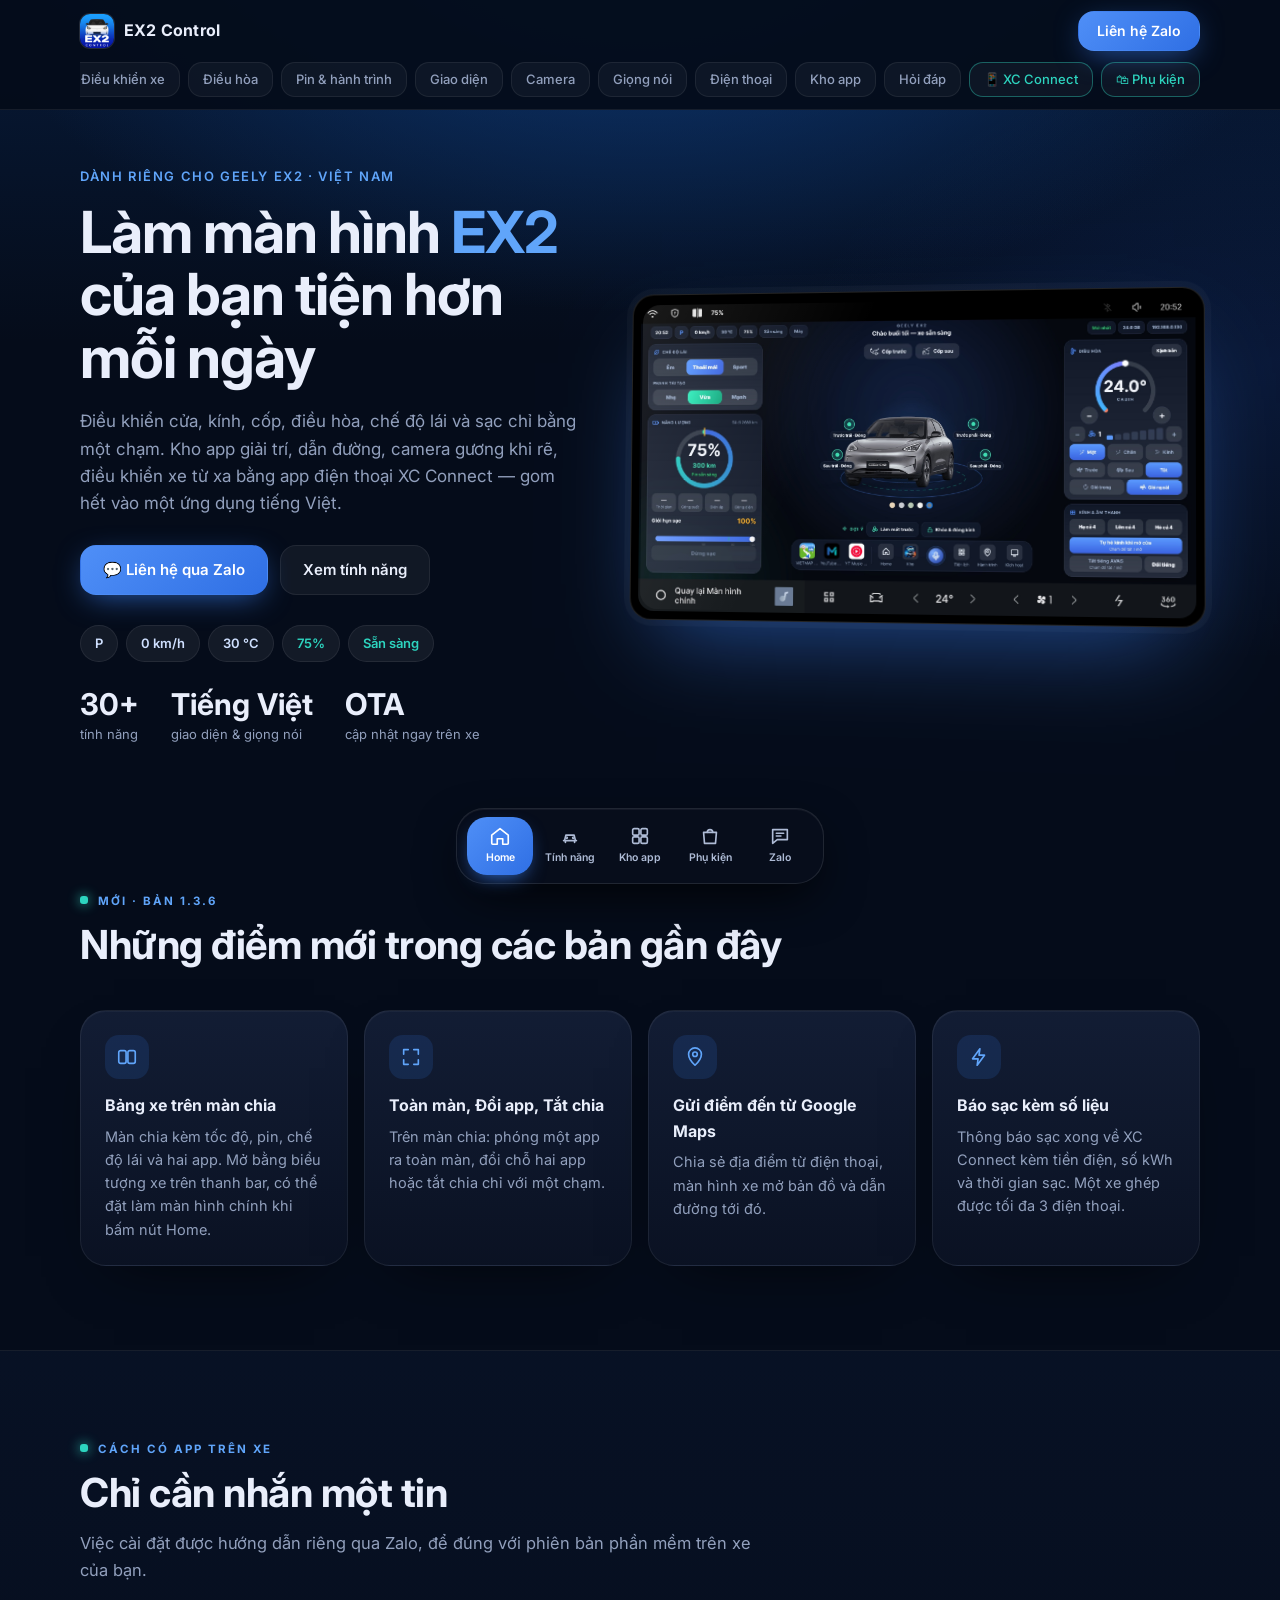
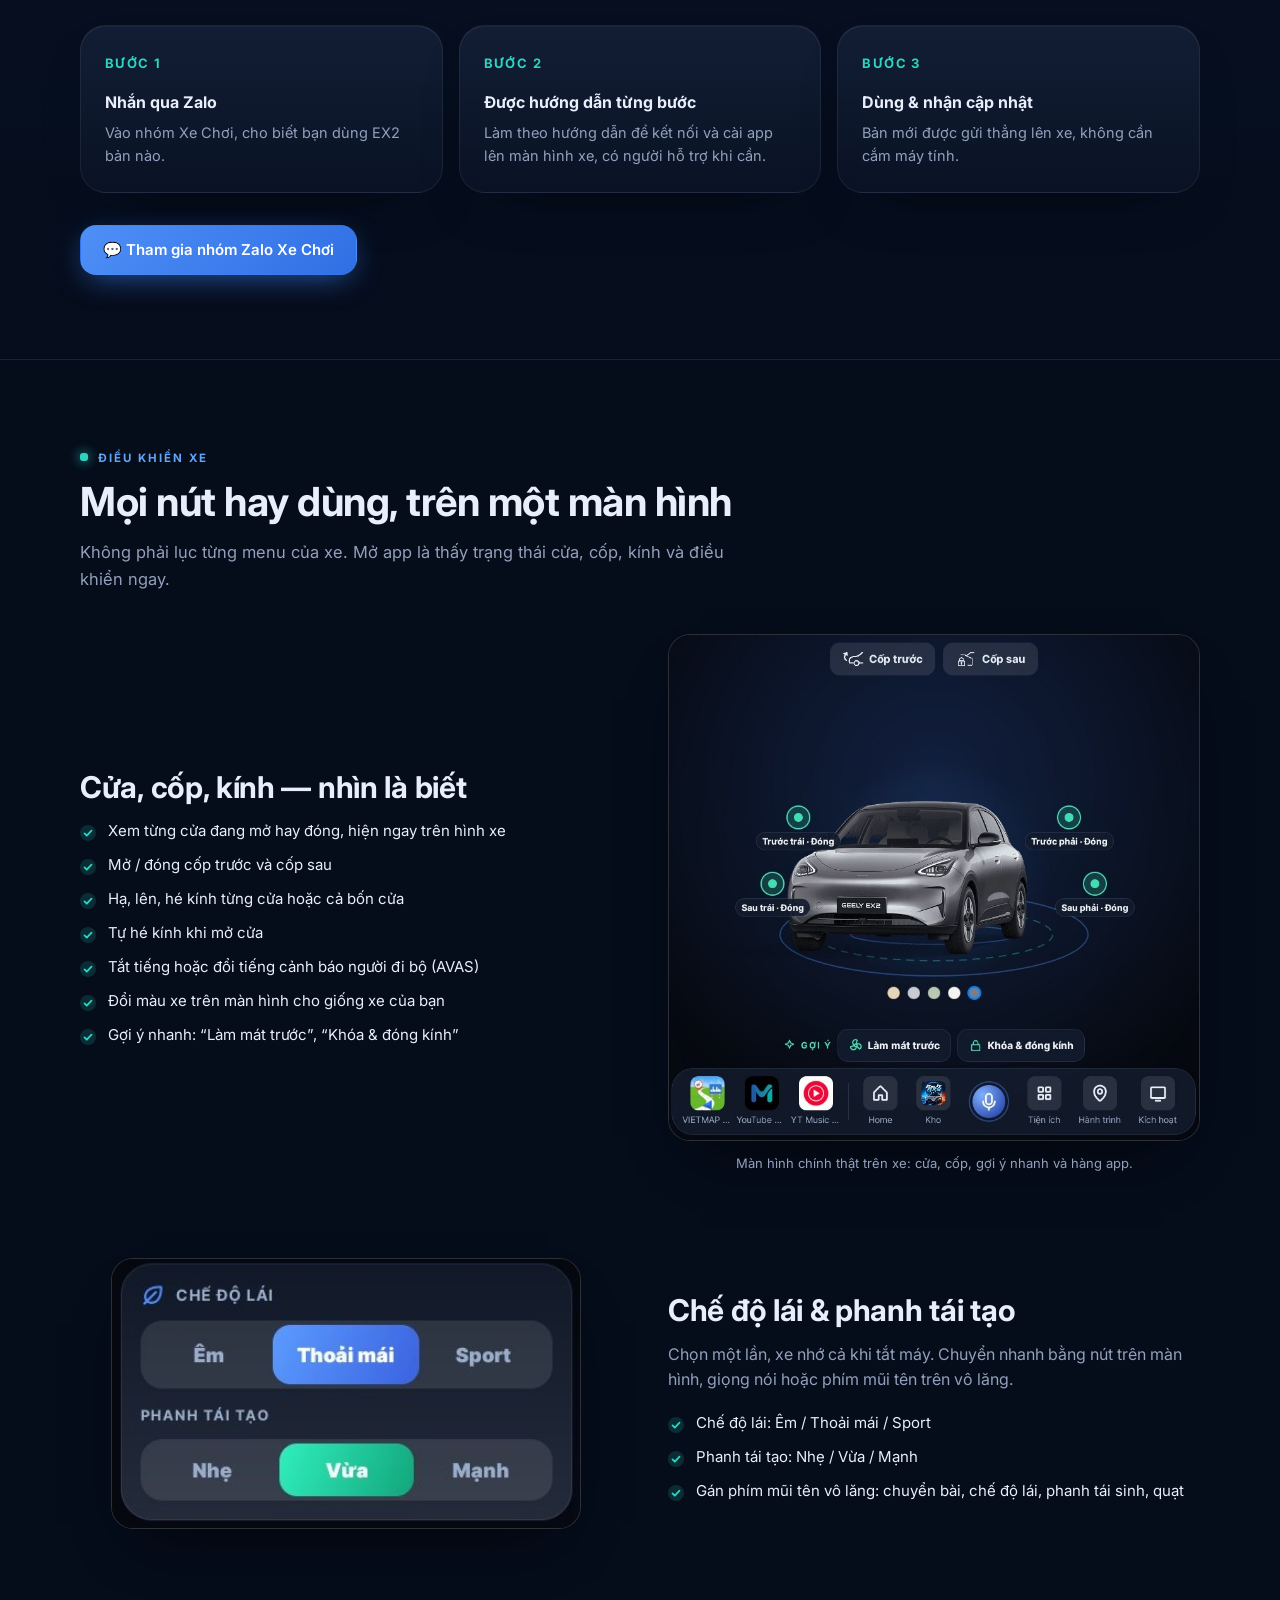
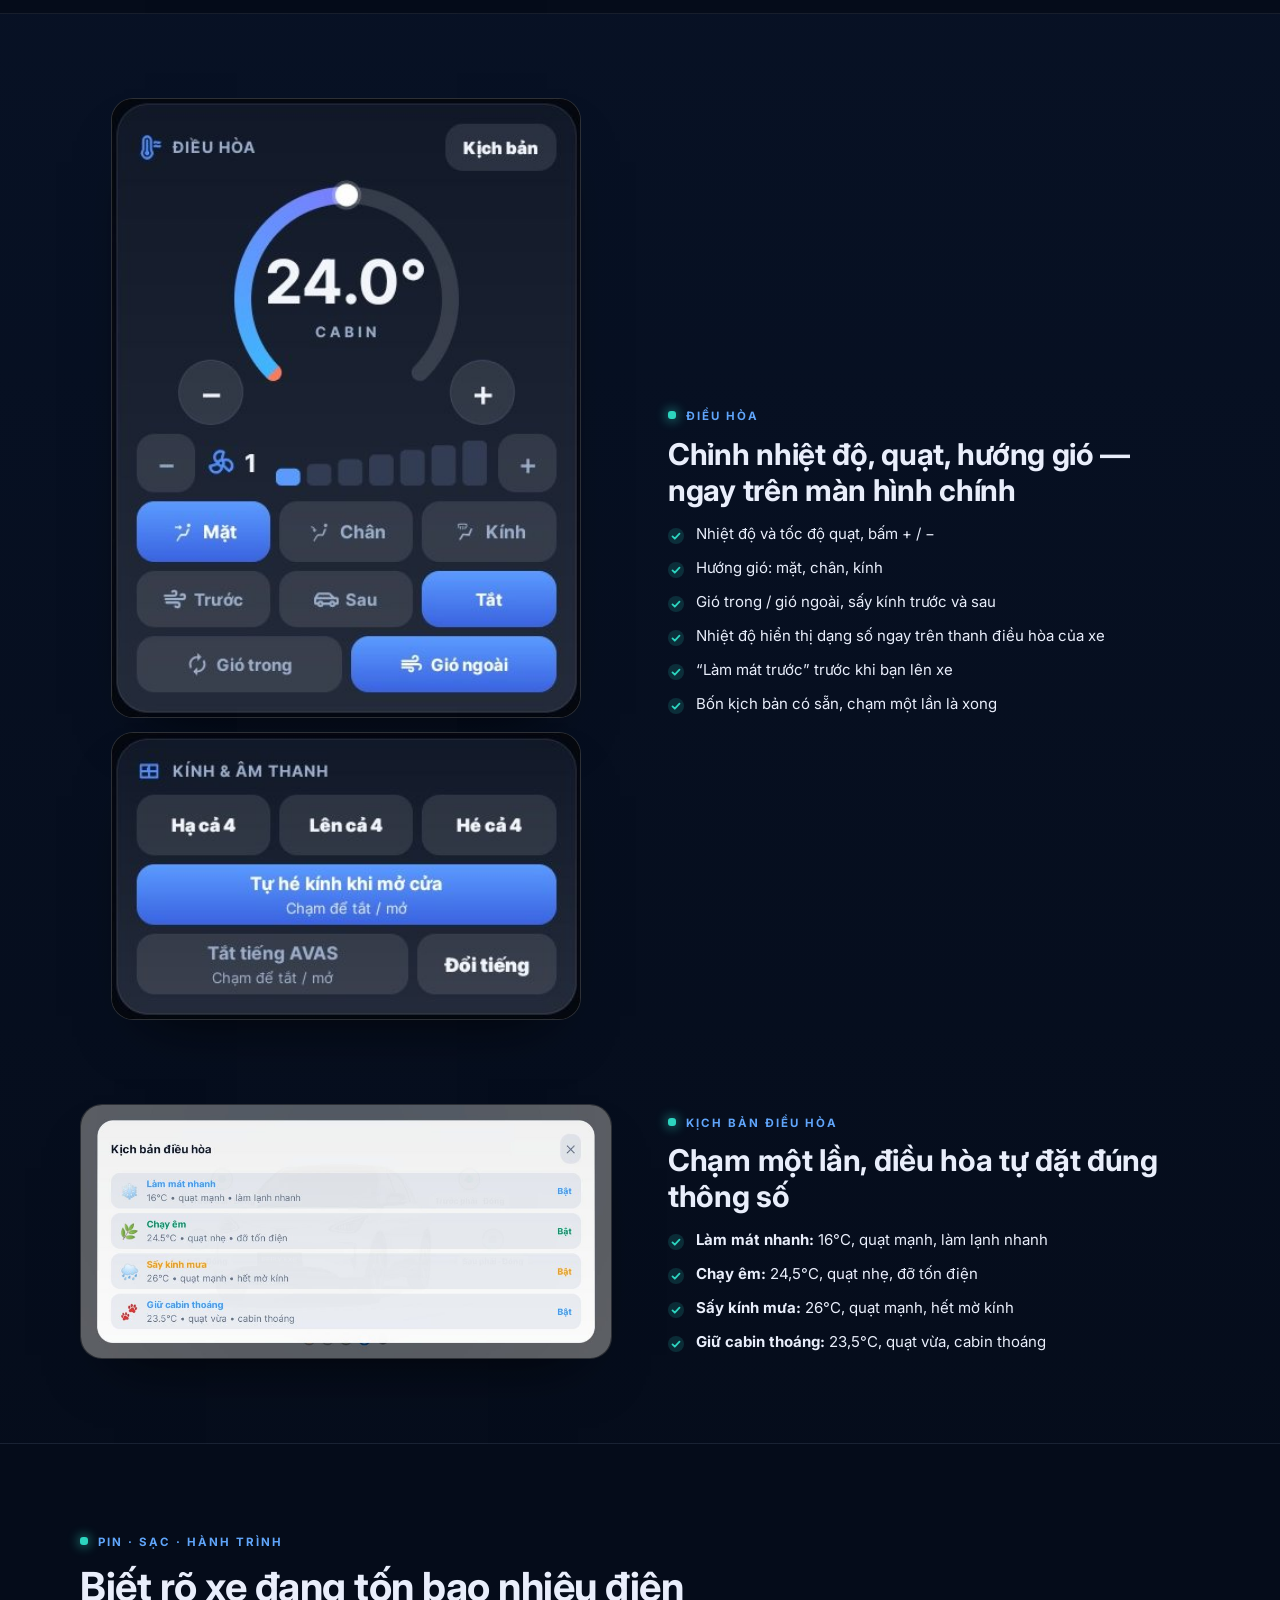
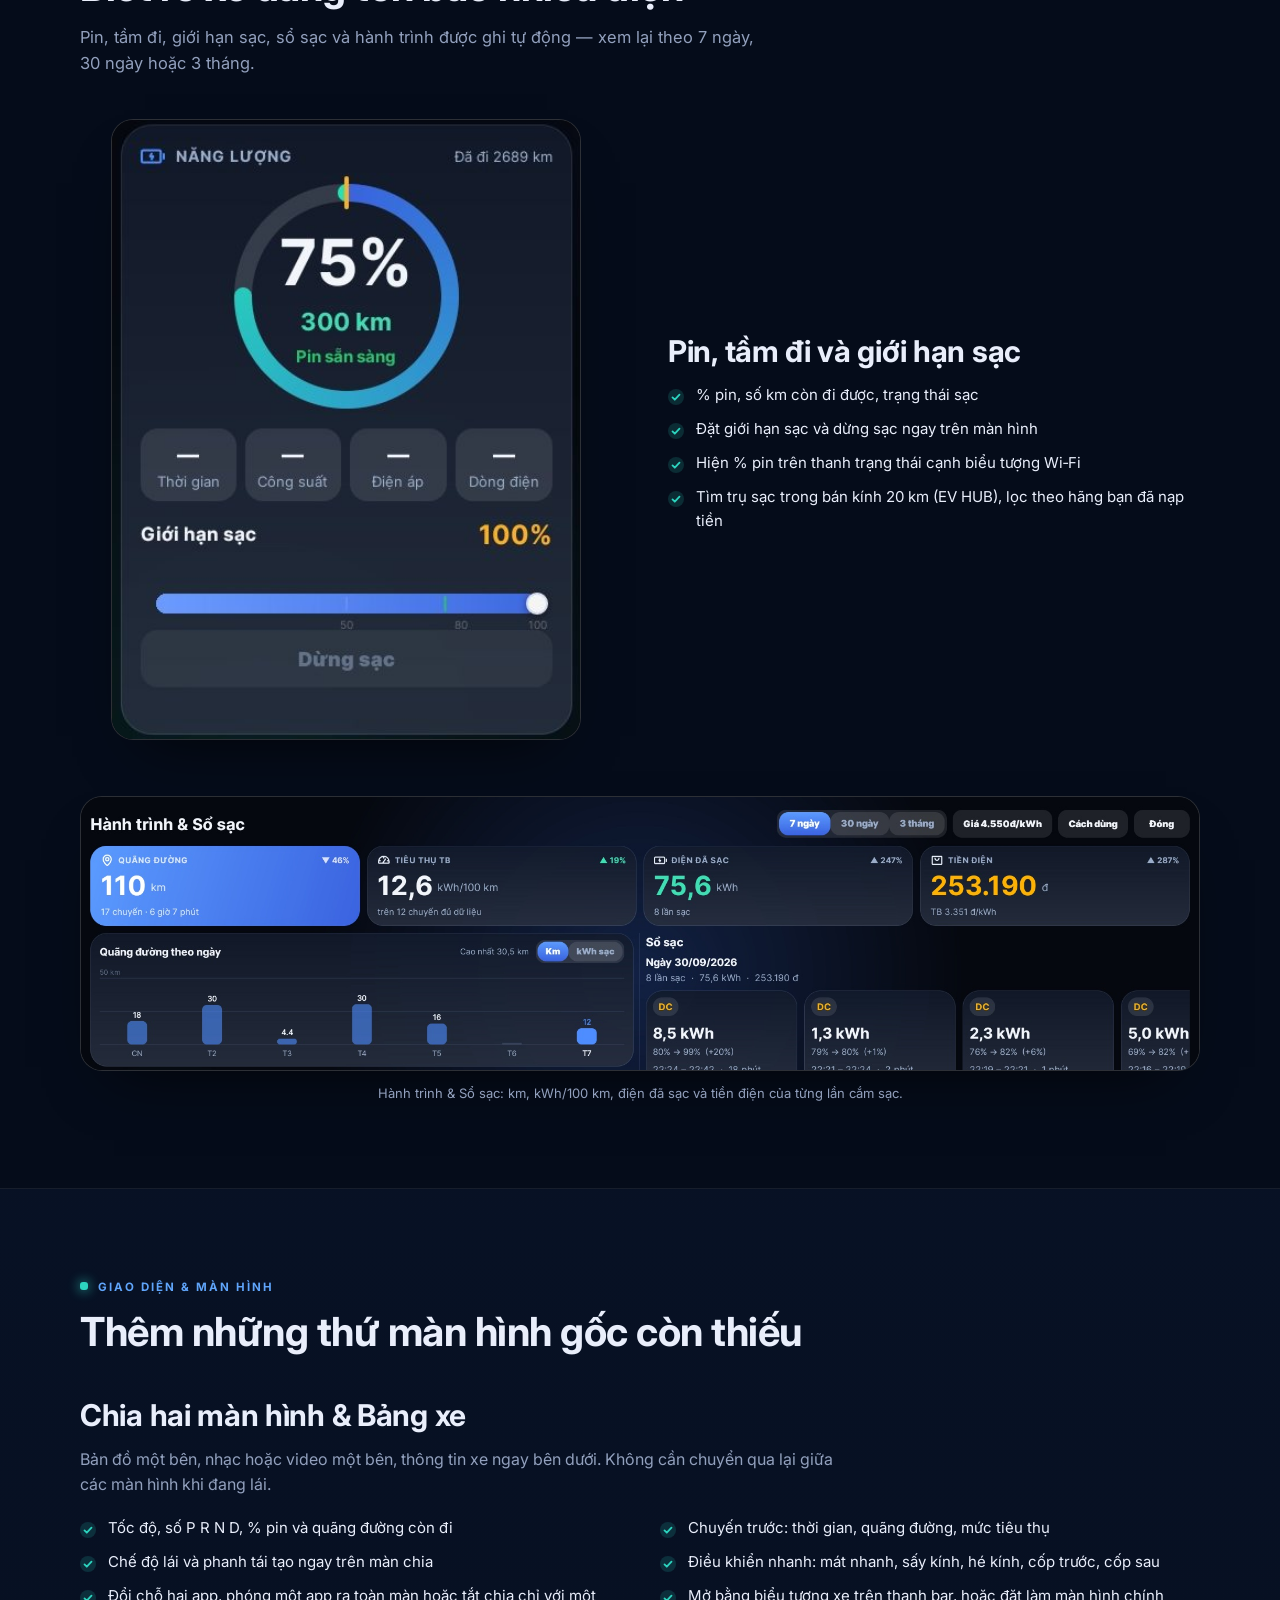
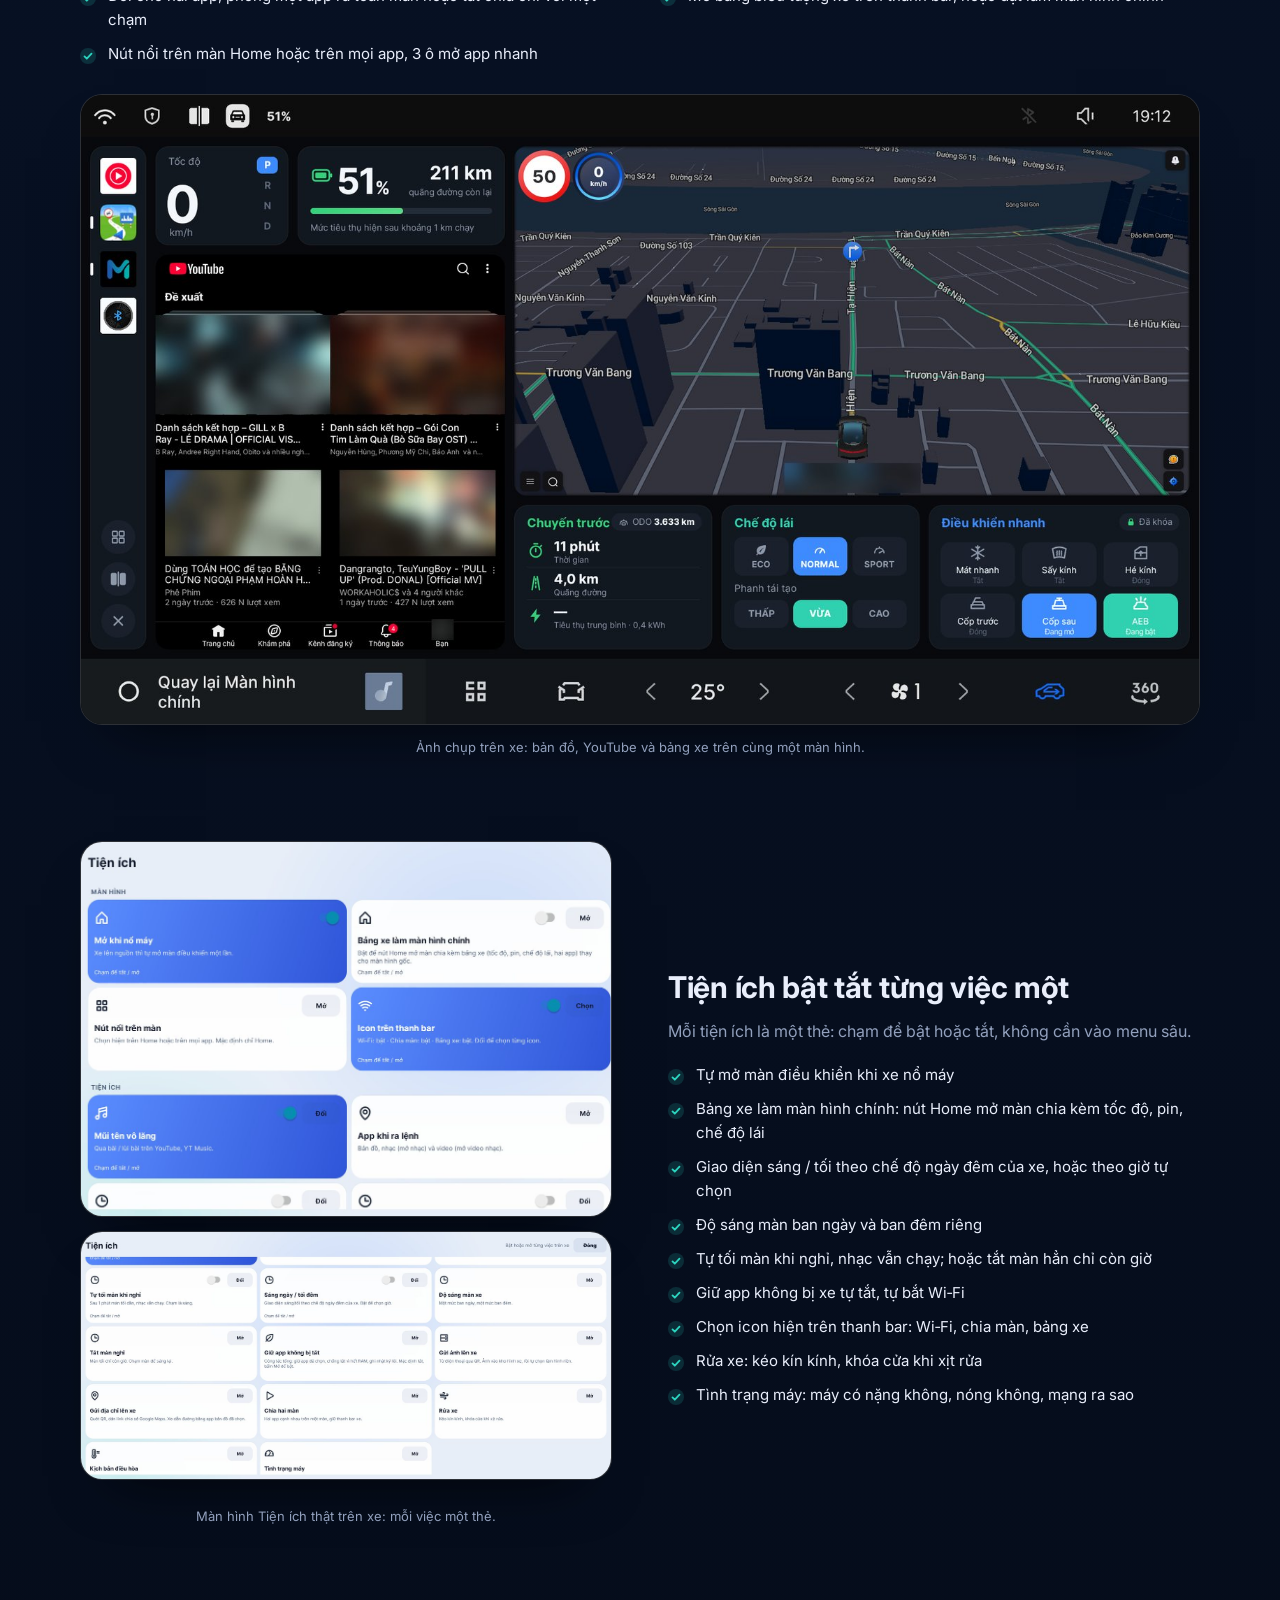
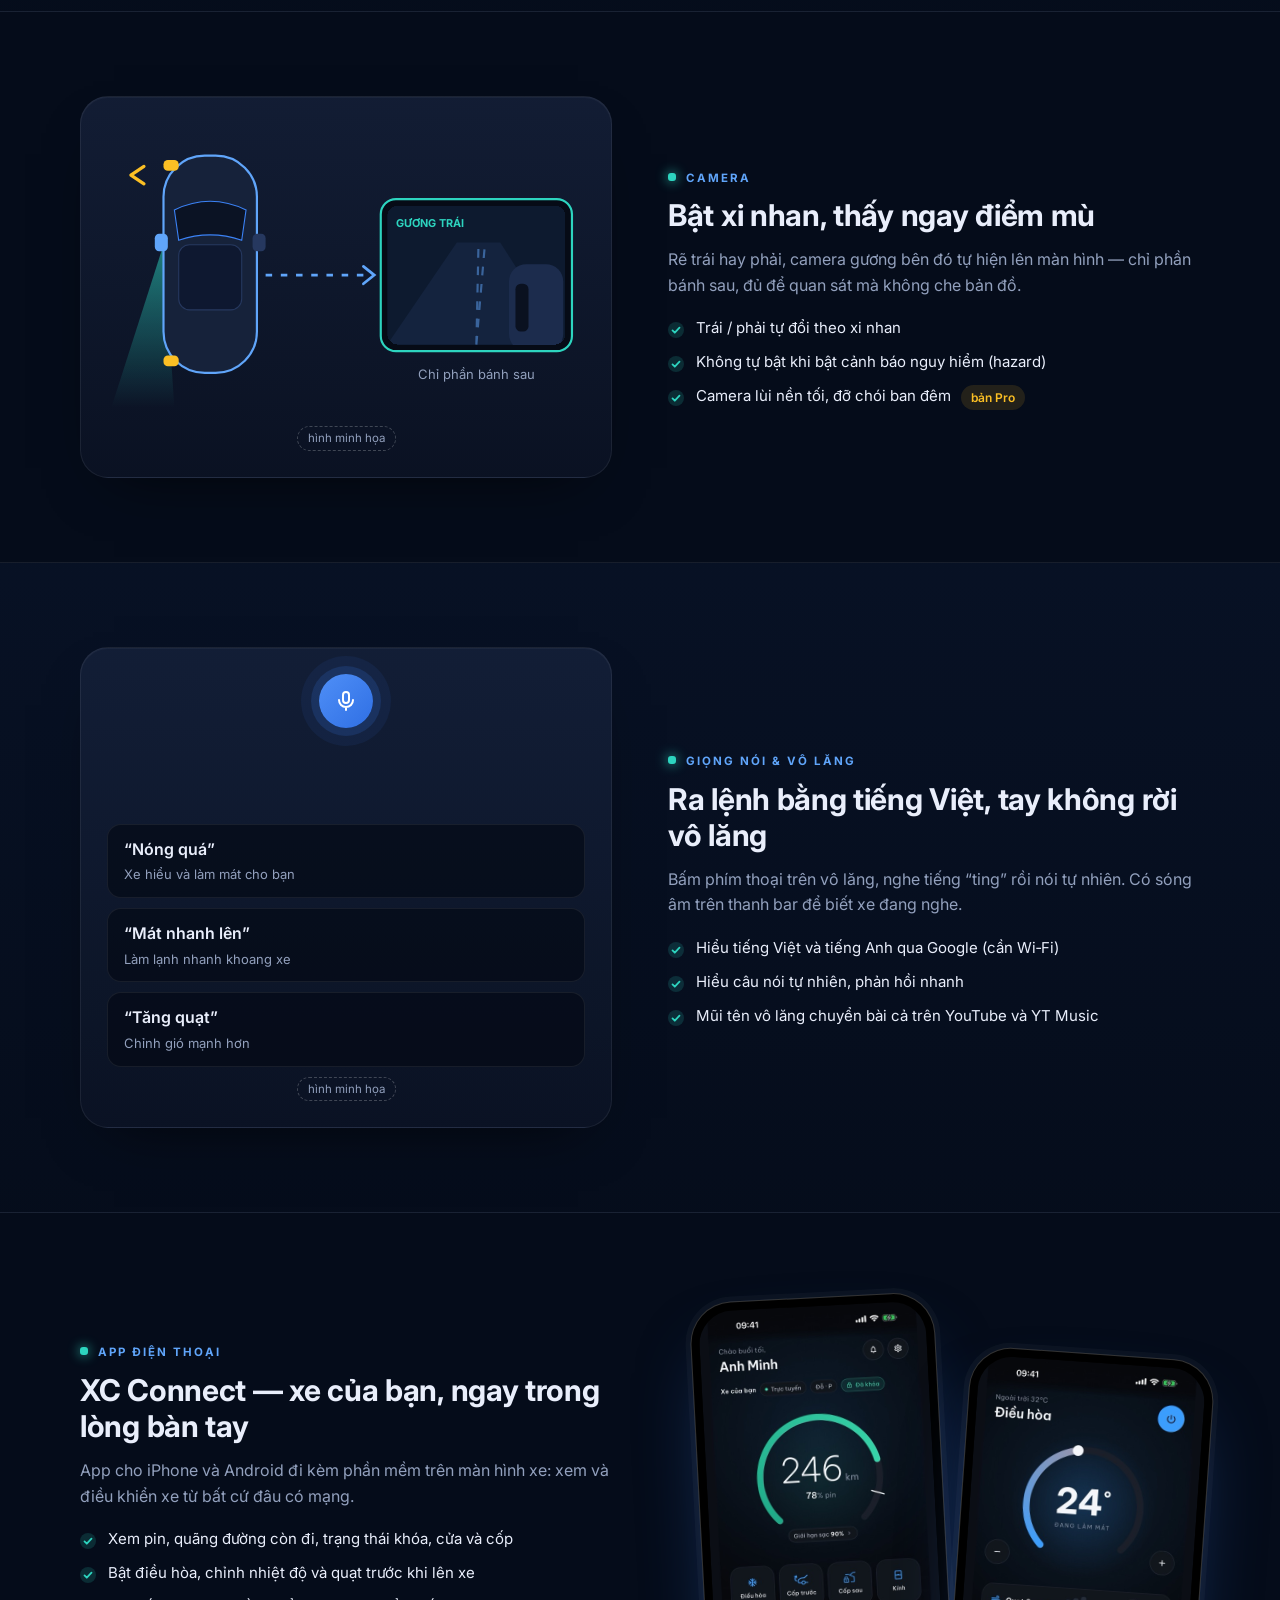
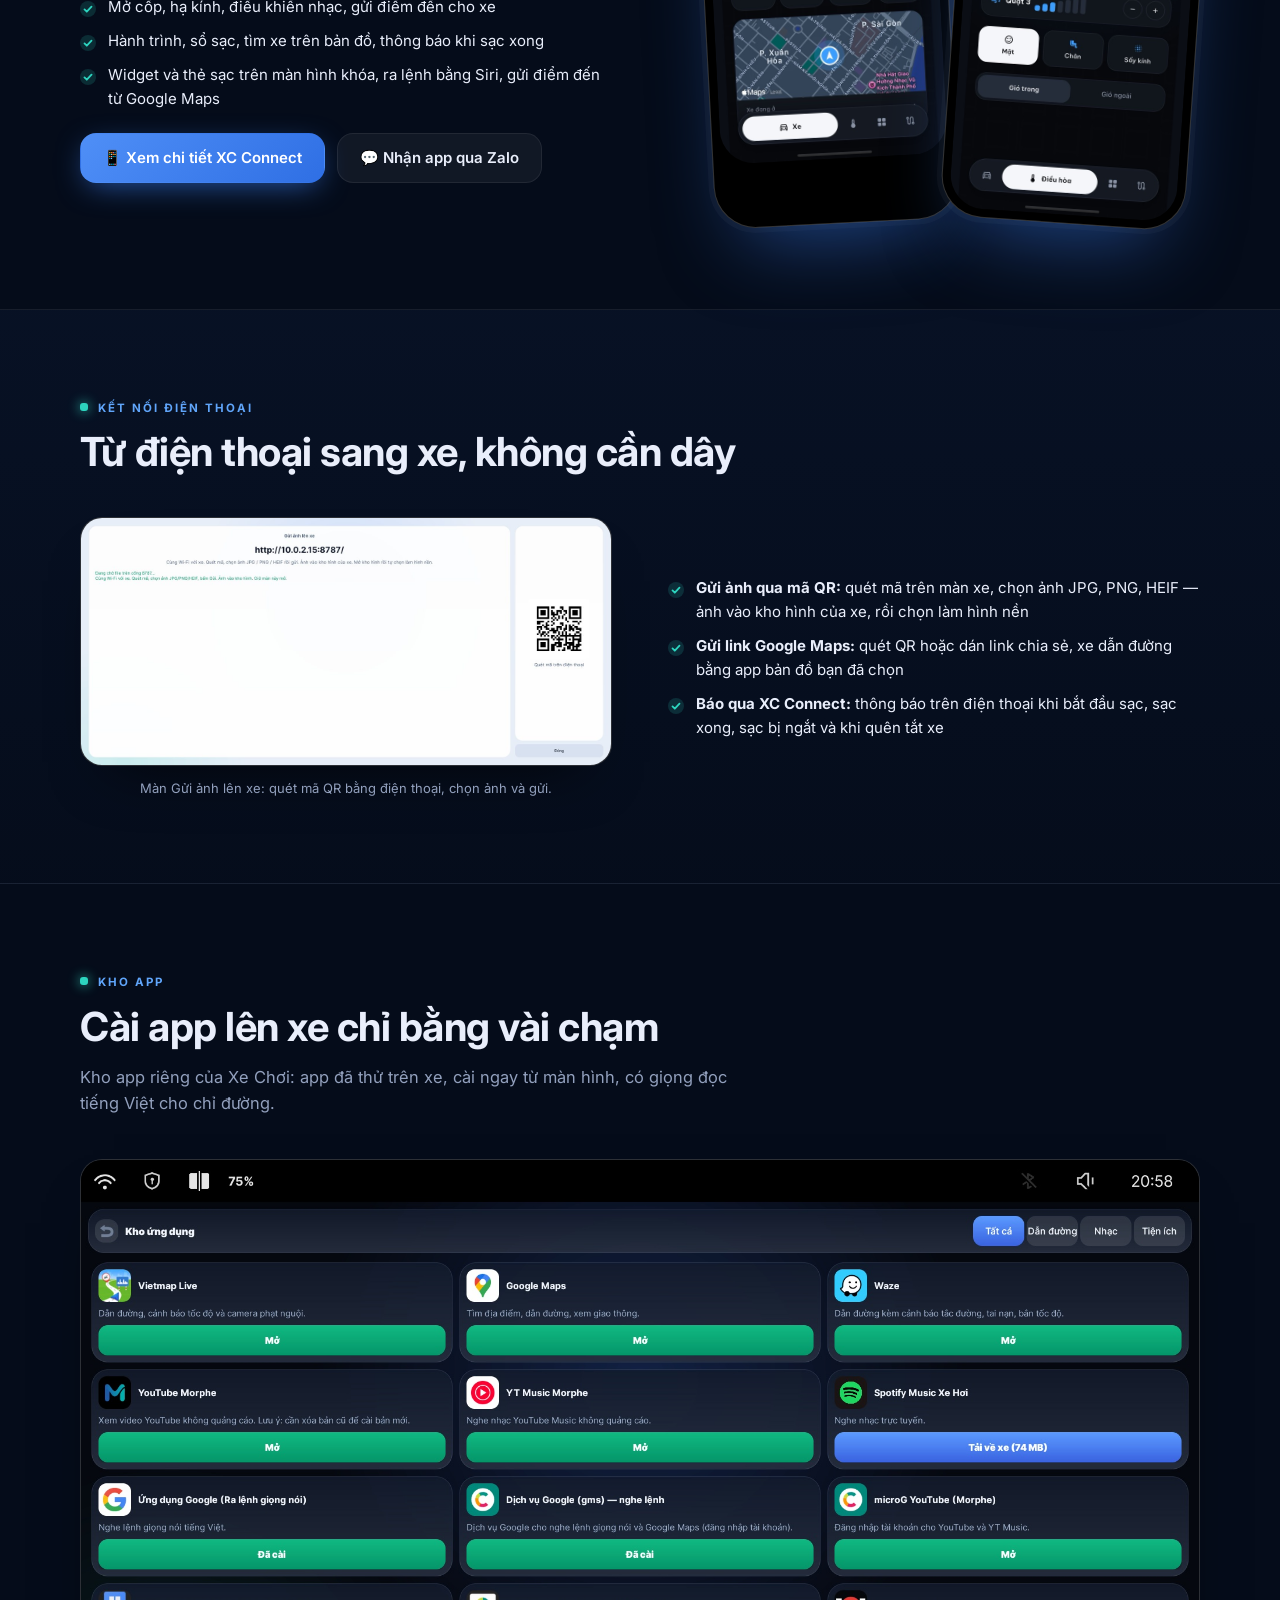
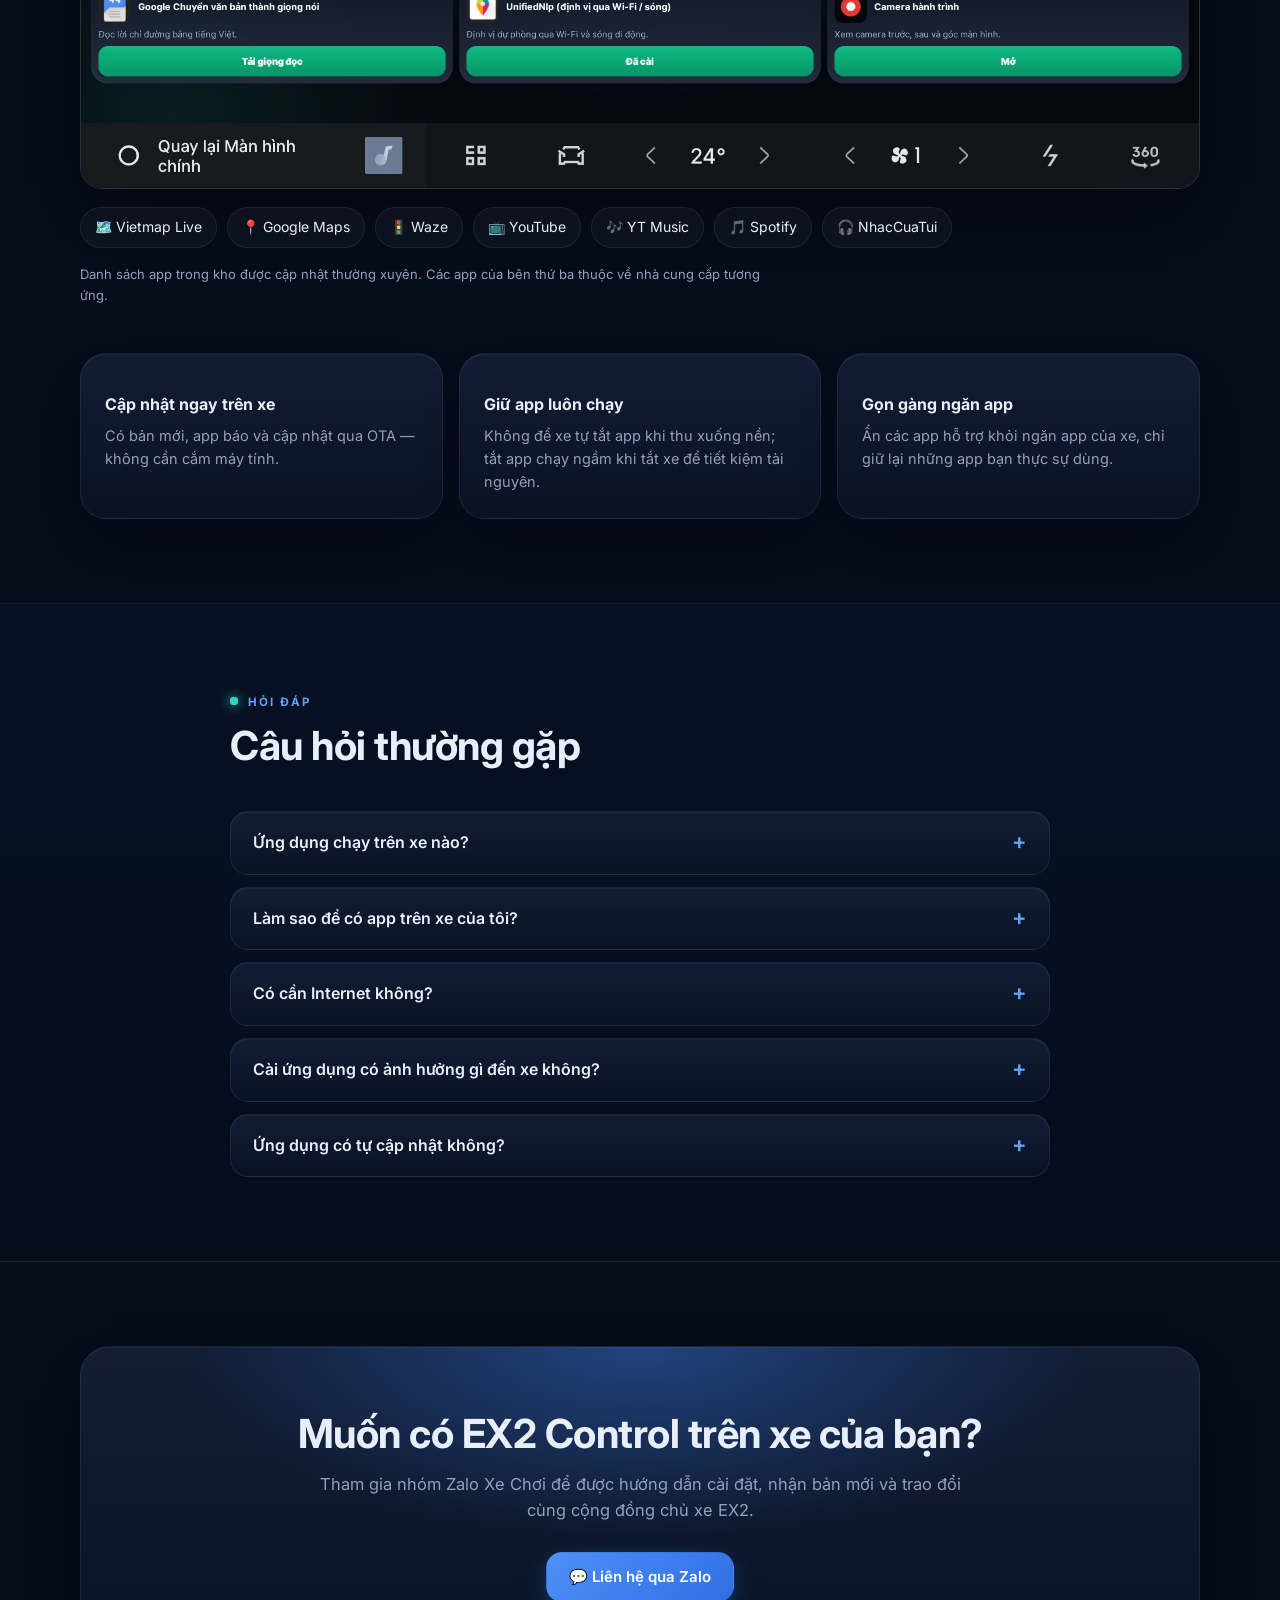
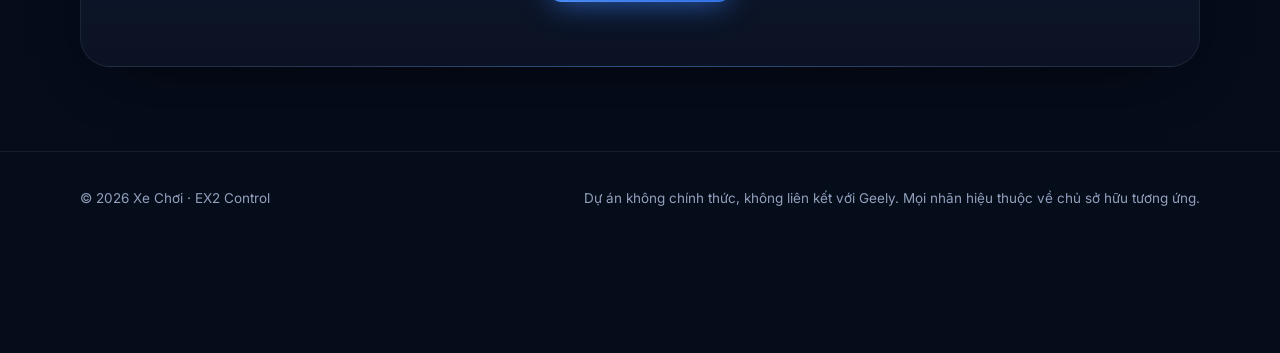
<file: index.html>
<!doctype html>
<html lang="vi">
<head>
<meta charset="utf-8">
<meta name="viewport" content="width=device-width, initial-scale=1">
<title>EX2 Control — Nâng cấp màn hình Geely EX2 | Xe Chơi</title>
<meta name="description" content="EX2 Control: điều khiển xe, điều hòa, sạc, hành trình, kho app, camera gương khi rẽ và app điện thoại XC Connect ngay trên màn hình Geely EX2 bản Việt Nam.">
<meta name="theme-color" content="#070b13">
<meta property="og:title" content="EX2 Control — Nâng cấp màn hình Geely EX2">
<meta property="og:description" content="Điều khiển xe, kho app, hành trình, camera gương khi rẽ, app điện thoại XC Connect — dành riêng cho Geely EX2 Việt Nam.">
<meta property="og:image" content="assets/main-light.jpg">
<meta property="og:type" content="website">
<link rel="icon" href="assets/icon.png">
<link rel="preconnect" href="https://fonts.googleapis.com">
<link rel="preconnect" href="https://fonts.gstatic.com" crossorigin>
<link href="https://fonts.googleapis.com/css2?family=Inter:wght@400;500;600;700;800&display=swap" rel="stylesheet">
<script>document.documentElement.className+=" js"</script>
<link rel="stylesheet" href="style.css?v=15">
</head>
<body>

<header class="top">
  <div class="wrap">
    <div class="top-row">
      <a class="brand" href="#top">
        <img src="assets/icon.png" alt="">
        <span>EX2 Control</span>
      </a>
      <a class="btn primary sm" href="https://zalo.me/g/duikjiadpf81hpdi1r5x" target="_blank" rel="noopener">Liên hệ Zalo</a>
    </div>
    <nav class="chips" aria-label="Mục lục">
      <a href="#moi">Mới</a>
      <a href="#co-app">Có app trên xe</a>
      <a href="#dieu-khien">Điều khiển xe</a>
      <a href="#dieu-hoa">Điều hòa</a>
      <a href="#nang-luong">Pin &amp; hành trình</a>
      <a href="#giao-dien">Giao diện</a>
      <a href="#camera">Camera</a>
      <a href="#giong-noi">Giọng nói</a>
      <a href="#dien-thoai">Điện thoại</a>
      <a href="#kho-app">Kho app</a>
      <a href="#hoi-dap">Hỏi đáp</a>
      <a href="xc-connect.html" class="tab">📱 XC Connect</a>
      <a href="phu-kien.html" class="tab">🛍 Phụ kiện</a>
    </nav>
  </div>
</header>

<main id="top">

<!-- HERO -->
<section class="hero" id="hero">
  <div class="wrap hero-grid">
    <div>
      <p class="eyebrow">Dành riêng cho Geely EX2 · Việt Nam</p>
      <h1>Làm màn hình <em>EX2</em> của bạn tiện hơn mỗi ngày</h1>
      <p class="lead">Điều khiển cửa, kính, cốp, điều hòa, chế độ lái và sạc chỉ bằng một chạm. Kho app giải trí, dẫn đường, camera gương khi rẽ, điều khiển xe từ xa bằng app điện thoại XC Connect — gom hết vào một ứng dụng tiếng Việt.</p>
      <div class="cta">
        <a class="btn primary" href="https://zalo.me/g/duikjiadpf81hpdi1r5x" target="_blank" rel="noopener">💬 Liên hệ qua Zalo</a>
        <a class="btn ghost" href="#dieu-khien">Xem tính năng</a>
      </div>
      <div class="status" aria-hidden="true"><span>P</span><span>0 km/h</span><span>30 °C</span><span class="g">75%</span><span class="g">Sẵn sàng</span></div>
      <div class="stats">
        <div><b>30+</b><span>tính năng</span></div>
        <div><b>Tiếng Việt</b><span>giao diện &amp; giọng nói</span></div>
        <div><b>OTA</b><span>cập nhật ngay trên xe</span></div>
      </div>
    </div>
    <div class="unit tilt rv"><img src="assets/main-light.jpg" alt="Màn hình chính EX2 Control trên Geely EX2" width="1920" height="1080"></div>
  </div>
</section>

<!-- CÓ GÌ MỚI -->
<section id="moi">
  <div class="wrap">
    <div class="head">
      <span class="kicker">Mới · Bản 1.3.6</span>
      <h2>Những điểm mới trong các bản gần đây</h2>
    </div>
    <div class="grid g4">
      <div class="card rv moi-card"><div class="ico"><svg viewBox="0 0 24 24"><rect x="3" y="5" width="8" height="14" rx="2"/><rect x="13" y="5" width="8" height="14" rx="2"/></svg></div><h3>Bảng xe trên màn chia</h3><p>Màn chia kèm tốc độ, pin, chế độ lái và hai app. Mở bằng biểu tượng xe trên thanh bar, có thể đặt làm màn hình chính khi bấm nút Home.</p></div>
      <div class="card rv moi-card"><div class="ico"><svg viewBox="0 0 24 24"><path d="M4 9V4h5M20 9V4h-5M4 15v5h5M20 15v5h-5"/></svg></div><h3>Toàn màn, Đổi app, Tắt chia</h3><p>Trên màn chia: phóng một app ra toàn màn, đổi chỗ hai app hoặc tắt chia chỉ với một chạm.</p></div>
      <div class="card rv moi-card"><div class="ico"><svg viewBox="0 0 24 24"><path d="M12 21s7-6.500 7-12a7 7 0 10-14 0c0 5.500 7 12 7 12z"/><circle cx="12" cy="9" r="2.500"/></svg></div><h3>Gửi điểm đến từ Google Maps</h3><p>Chia sẻ địa điểm từ điện thoại, màn hình xe mở bản đồ và dẫn đường tới đó.</p></div>
      <div class="card rv moi-card"><div class="ico"><svg viewBox="0 0 24 24"><path d="M13 3L5 14h6l-1 7 8-11h-6z"/></svg></div><h3>Báo sạc kèm số liệu</h3><p>Thông báo sạc xong về XC Connect kèm tiền điện, số kWh và thời gian sạc. Một xe ghép được tối đa 3 điện thoại.</p></div>
    </div>
  </div>
</section>

<!-- CÓ APP TRÊN XE -->
<section id="co-app" class="alt">
  <div class="wrap">
    <div class="head">
      <span class="kicker">Cách có app trên xe</span>
      <h2>Chỉ cần nhắn một tin</h2>
      <p class="sub">Việc cài đặt được hướng dẫn riêng qua Zalo, để đúng với phiên bản phần mềm trên xe của bạn.</p>
    </div>
    <div class="grid g3">
      <div class="card rv">
        <span class="step-n">BƯỚC 1</span>
        <h3>Nhắn qua Zalo</h3>
        <p>Vào nhóm Xe Chơi, cho biết bạn dùng EX2 bản nào.</p>
      </div>
      <div class="card rv">
        <span class="step-n">BƯỚC 2</span>
        <h3>Được hướng dẫn từng bước</h3>
        <p>Làm theo hướng dẫn để kết nối và cài app lên màn hình xe, có người hỗ trợ khi cần.</p>
      </div>
      <div class="card rv">
        <span class="step-n">BƯỚC 3</span>
        <h3>Dùng &amp; nhận cập nhật</h3>
        <p>Bản mới được gửi thẳng lên xe, không cần cắm máy tính.</p>
      </div>
    </div>
    <div class="cta" style="margin-top:32px">
      <a class="btn primary" href="https://zalo.me/g/duikjiadpf81hpdi1r5x" target="_blank" rel="noopener">💬 Tham gia nhóm Zalo Xe Chơi</a>
    </div>
  </div>
</section>

<!-- ĐIỀU KHIỂN XE -->
<section id="dieu-khien">
  <div class="wrap">
    <div class="head">
      <span class="kicker">Điều khiển xe</span>
      <h2>Mọi nút hay dùng, trên một màn hình</h2>
      <p class="sub">Không phải lục từng menu của xe. Mở app là thấy trạng thái cửa, cốp, kính và điều khiển ngay.</p>
    </div>
    <div class="row">
      <div class="copy rv">
        <h3>Cửa, cốp, kính — nhìn là biết</h3>
        <ul class="ticks">
          <li>Xem từng cửa đang mở hay đóng, hiện ngay trên hình xe</li>
          <li>Mở / đóng cốp trước và cốp sau</li>
          <li>Hạ, lên, hé kính từng cửa hoặc cả bốn cửa</li>
          <li>Tự hé kính khi mở cửa</li>
          <li>Tắt tiếng hoặc đổi tiếng cảnh báo người đi bộ (AVAS)</li>
          <li>Đổi màu xe trên màn hình cho giống xe của bạn</li>
          <li>Gợi ý nhanh: “Làm mát trước”, “Khóa &amp; đóng kính”</li>
        </ul>
      </div>
      <div class="rv imgcol"><img class="shot" src="assets/car/dash-doors.jpg" alt="Màn hình chính trên xe: hình xe với trạng thái bốn cửa, nút cốp trước và cốp sau, gợi ý nhanh và hàng app" loading="lazy" width="840" height="800"><p class="cap">Màn hình chính thật trên xe: cửa, cốp, gợi ý nhanh và hàng app.</p></div>
    </div>
    <div class="row rev" style="margin-top:84px">
      <div class="copy rv">
        <h3>Chế độ lái &amp; phanh tái tạo</h3>
        <p>Chọn một lần, xe nhớ cả khi tắt máy. Chuyển nhanh bằng nút trên màn hình, giọng nói hoặc phím mũi tên trên vô lăng.</p>
        <ul class="ticks">
          <li>Chế độ lái: Êm / Thoải mái / Sport</li>
          <li>Phanh tái tạo: Nhẹ / Vừa / Mạnh</li>
          <li>Gán phím mũi tên vô lăng: chuyển bài, chế độ lái, phanh tái sinh, quạt</li>
        </ul>
      </div>
      <div class="rv imgcol narrow"><img class="shot" src="assets/car/dash-drive.jpg" alt="Thẻ Chế độ lái: Êm, Thoải mái, Sport và Phanh tái tạo: Nhẹ, Vừa, Mạnh" loading="lazy" width="425" height="245"></div>
    </div>
  </div>
</section>

<!-- ĐIỀU HÒA -->
<section id="dieu-hoa" class="alt">
  <div class="wrap">
    <div class="row">
      <div class="rv stack imgcol narrow">
        <img class="shot" src="assets/car/dash-ac.jpg" alt="Thẻ Điều hòa: núm 24 độ, quạt, hướng gió mặt, chân, kính, gió trong, gió ngoài" loading="lazy" width="417" height="550">
        <img class="shot" src="assets/car/dash-glass.jpg" alt="Thẻ Kính và âm thanh: hạ cả 4, lên cả 4, hé cả 4, tự hé kính khi mở cửa, tắt tiếng AVAS" loading="lazy" width="417" height="255">
      </div>
      <div class="copy rv">
        <span class="kicker">Điều hòa</span>
        <h3>Chỉnh nhiệt độ, quạt, hướng gió — ngay trên màn hình chính</h3>
        <ul class="ticks">
          <li>Nhiệt độ và tốc độ quạt, bấm + / −</li>
          <li>Hướng gió: mặt, chân, kính</li>
          <li>Gió trong / gió ngoài, sấy kính trước và sau</li>
          <li>Nhiệt độ hiển thị dạng số ngay trên thanh điều hòa của xe</li>
          <li>“Làm mát trước” trước khi bạn lên xe</li>
          <li>Bốn kịch bản có sẵn, chạm một lần là xong</li>
        </ul>
      </div>
    </div>
    <div class="row rev" style="margin-top:84px">
      <div class="copy rv">
        <span class="kicker">Kịch bản điều hòa</span>
        <h3>Chạm một lần, điều hòa tự đặt đúng thông số</h3>
        <ul class="ticks">
          <li><b>Làm mát nhanh:</b> 16°C, quạt mạnh, làm lạnh nhanh</li>
          <li><b>Chạy êm:</b> 24,5°C, quạt nhẹ, đỡ tốn điện</li>
          <li><b>Sấy kính mưa:</b> 26°C, quạt mạnh, hết mờ kính</li>
          <li><b>Giữ cabin thoáng:</b> 23,5°C, quạt vừa, cabin thoáng</li>
        </ul>
      </div>
      <div class="rv imgcol"><img class="shot" src="assets/car/ac-scenario.jpg" alt="Hộp Kịch bản điều hòa: Làm mát nhanh, Chạy êm, Sấy kính mưa, Giữ cabin thoáng" loading="lazy" width="920" height="440"></div>
    </div>
  </div>
</section>

<!-- NĂNG LƯỢNG -->
<section id="nang-luong">
  <div class="wrap">
    <div class="head">
      <span class="kicker">Pin · Sạc · Hành trình</span>
      <h2>Biết rõ xe đang tốn bao nhiêu điện</h2>
      <p class="sub">Pin, tầm đi, giới hạn sạc, sổ sạc và hành trình được ghi tự động — xem lại theo 7 ngày, 30 ngày hoặc 3 tháng.</p>
    </div>
    <div class="row">
      <div class="rv imgcol narrow"><img class="shot" src="assets/car/dash-energy.jpg" alt="Thẻ Năng lượng: vòng pin, tầm đi, giới hạn sạc và nút dừng sạc" loading="lazy" width="425" height="562"></div>
      <div class="copy rv">
        <h3>Pin, tầm đi và giới hạn sạc</h3>
        <ul class="ticks">
          <li>% pin, số km còn đi được, trạng thái sạc</li>
          <li>Đặt giới hạn sạc và dừng sạc ngay trên màn hình</li>
          <li>Hiện % pin trên thanh trạng thái cạnh biểu tượng Wi‑Fi</li>
          <li>Tìm trụ sạc trong bán kính 20 km (EV HUB), lọc theo hãng bạn đã nạp tiền</li>
        </ul>
      </div>
    </div>
    <div class="rv" style="margin-top:56px">
      <img class="shot" src="assets/trips.jpg" alt="Màn hình Hành trình và Sổ sạc: quãng đường, tiêu thụ, điện đã sạc, tiền điện" loading="lazy" width="1920" height="470">
      <p class="cap">Hành trình &amp; Sổ sạc: km, kWh/100 km, điện đã sạc và tiền điện của từng lần cắm sạc.</p>
    </div>
  </div>
</section>

<!-- GIAO DIỆN -->
<section id="giao-dien" class="alt">
  <div class="wrap">
    <div class="head">
      <span class="kicker">Giao diện &amp; màn hình</span>
      <h2>Thêm những thứ màn hình gốc còn thiếu</h2>
    </div>
    <div class="wide-feature">
      <div class="copy rv">
        <h3>Chia hai màn hình &amp; Bảng xe</h3>
        <p>Bản đồ một bên, nhạc hoặc video một bên, thông tin xe ngay bên dưới. Không cần chuyển qua lại giữa các màn hình khi đang lái.</p>
        <ul class="ticks">
          <li>Tốc độ, số P R N D, % pin và quãng đường còn đi</li>
          <li>Chuyến trước: thời gian, quãng đường, mức tiêu thụ</li>
          <li>Chế độ lái và phanh tái tạo ngay trên màn chia</li>
          <li>Điều khiển nhanh: mát nhanh, sấy kính, hé kính, cốp trước, cốp sau</li>
          <li>Đổi chỗ hai app, phóng một app ra toàn màn hoặc tắt chia chỉ với một chạm</li>
          <li>Mở bằng biểu tượng xe trên thanh bar, hoặc đặt làm màn hình chính</li>
          <li>Nút nổi trên màn Home hoặc trên mọi app, 3 ô mở app nhanh</li>
        </ul>
      </div>
      <div class="rv"><img class="shot" src="assets/car/bang-xe.jpg" alt="Bảng xe trên màn chia: bản đồ, YouTube, tốc độ, pin 51%, 211 km, chuyến trước, chế độ lái và điều khiển nhanh" loading="lazy" width="1600" height="900"><p class="cap">Ảnh chụp trên xe: bản đồ, YouTube và bảng xe trên cùng một màn hình.</p></div>
    </div>
    <div class="row" style="margin-top:84px">
      <div class="rv stack">
        <img class="shot" src="assets/car/tools-1.jpg" alt="Màn hình Tiện ích: Mở khi nổ máy, Bảng xe làm màn hình chính, Nút nổi trên màn, Icon trên thanh bar, Mũi tên vô lăng, App khi ra lệnh" loading="lazy" width="1100" height="775">
        <img class="shot" src="assets/car/tools-2.jpg" alt="Màn hình Tiện ích: tự tối màn khi nghỉ, sáng ngày tối đêm, độ sáng, giữ app không bị tắt, gửi ảnh, gửi địa chỉ, chia hai màn, rửa xe, kịch bản điều hòa, tình trạng máy" loading="lazy" width="1400" height="653">
        <p class="cap">Màn hình Tiện ích thật trên xe: mỗi việc một thẻ.</p>
      </div>
      <div class="copy rv">
        <h3>Tiện ích bật tắt từng việc một</h3>
        <p>Mỗi tiện ích là một thẻ: chạm để bật hoặc tắt, không cần vào menu sâu.</p>
        <ul class="ticks">
          <li>Tự mở màn điều khiển khi xe nổ máy</li>
          <li>Bảng xe làm màn hình chính: nút Home mở màn chia kèm tốc độ, pin, chế độ lái</li>
          <li>Giao diện sáng / tối theo chế độ ngày đêm của xe, hoặc theo giờ tự chọn</li>
          <li>Độ sáng màn ban ngày và ban đêm riêng</li>
          <li>Tự tối màn khi nghỉ, nhạc vẫn chạy; hoặc tắt màn hẳn chỉ còn giờ</li>
          <li>Giữ app không bị xe tự tắt, tự bắt Wi‑Fi</li>
          <li>Chọn icon hiện trên thanh bar: Wi‑Fi, chia màn, bảng xe</li>
          <li>Rửa xe: kéo kín kính, khóa cửa khi xịt rửa</li>
          <li>Tình trạng máy: máy có nặng không, nóng không, mạng ra sao</li>
        </ul>
      </div>
    </div>
  </div>
</section>

<!-- CAMERA -->
<section id="camera">
  <div class="wrap">
    <div class="row">
      <div class="gfx rv">
        <svg viewBox="0 0 440 270" role="img" aria-label="Bật xi nhan trái, camera gương trái hiện lên màn hình">
          <defs>
            <linearGradient id="cone" x1="0" y1="0" x2="0" y2="1"><stop offset="0" stop-color="#2dd4bf" stop-opacity=".55"/><stop offset="1" stop-color="#2dd4bf" stop-opacity="0"/></linearGradient>
          </defs>
          <polygon points="52,112 4,262 62,262" fill="url(#cone)"/>
          <rect x="52" y="30" width="86" height="200" rx="38" fill="#16223a" stroke="#60a5fa" stroke-width="2"/>
          <path d="M62 80 Q95 64 128 80 L124 108 Q95 98 66 108Z" fill="#0b1324" stroke="#3b82f6"/>
          <rect x="66" y="112" width="58" height="60" rx="10" fill="#0e1830" stroke="#26385f"/>
          <rect x="44" y="102" width="12" height="16" rx="4" fill="#60a5fa"/><rect x="134" y="102" width="12" height="16" rx="4" fill="#26385f"/>
          <g class="blink"><rect x="52" y="34" width="14" height="10" rx="4" fill="#fbbf24"/><rect x="52" y="214" width="14" height="10" rx="4" fill="#fbbf24"/></g>
          <g class="blink" fill="none" stroke="#fbbf24" stroke-width="3" stroke-linecap="round" stroke-linejoin="round"><path d="M34 40l-12 8 12 8"/></g>
          <path d="M146 140 H240" class="flow" fill="none" stroke="#60a5fa" stroke-width="2.5"/>
          <path d="M236 132l10 8-10 8" fill="none" stroke="#60a5fa" stroke-width="2.5" stroke-linecap="round"/>
          <g transform="translate(252 70)">
            <rect width="176" height="140" rx="14" fill="#060b16" stroke="#2dd4bf" stroke-width="2"/>
            <clipPath id="pc"><rect x="6" y="6" width="164" height="128" rx="10"/></clipPath>
            <g clip-path="url(#pc)">
              <rect x="6" y="6" width="164" height="128" fill="#0d1a2f"/>
              <path d="M6 134 L70 40 H110 L170 134Z" fill="#14233e"/>
              <path d="M88 134 L90 40 M88 134 L96 40" stroke="#60a5fa" stroke-opacity=".5" stroke-width="2" stroke-dasharray="8 8"/>
              <rect x="118" y="60" width="50" height="80" rx="16" fill="#1c2c4d"/>
              <rect x="124" y="78" width="12" height="44" rx="5" fill="#0a1120"/>
              <text x="14" y="26" font-size="10" font-weight="700" fill="#2dd4bf" font-family="Inter, sans-serif">GƯƠNG TRÁI</text>
            </g>
          </g>
          <text x="340" y="236" text-anchor="middle" font-size="12" fill="#92a0bd" font-family="Inter, sans-serif">Chỉ phần bánh sau</text>
        </svg>
        <span class="tag-demo block">hình minh họa</span>
      </div>
      <div class="copy rv">
        <span class="kicker">Camera</span>
        <h3>Bật xi nhan, thấy ngay điểm mù</h3>
        <p>Rẽ trái hay phải, camera gương bên đó tự hiện lên màn hình — chỉ phần bánh sau, đủ để quan sát mà không che bản đồ.</p>
        <ul class="ticks">
          <li>Trái / phải tự đổi theo xi nhan</li>
          <li>Không tự bật khi bật cảnh báo nguy hiểm (hazard)</li>
          <li>Camera lùi nền tối, đỡ chói ban đêm <span class="pill">bản Pro</span></li>
        </ul>
      </div>
    </div>
  </div>
</section>

<!-- GIỌNG NÓI -->
<section id="giong-noi" class="alt">
  <div class="wrap">
    <div class="row rev">
      <div class="copy rv">
        <span class="kicker">Giọng nói &amp; vô lăng</span>
        <h3>Ra lệnh bằng tiếng Việt, tay không rời vô lăng</h3>
        <p>Bấm phím thoại trên vô lăng, nghe tiếng “ting” rồi nói tự nhiên. Có sóng âm trên thanh bar để biết xe đang nghe.</p>
        <ul class="ticks">
          <li>Hiểu tiếng Việt và tiếng Anh qua Google (cần Wi‑Fi)</li>
          <li>Hiểu câu nói tự nhiên, phản hồi nhanh</li>
          <li>Mũi tên vô lăng chuyển bài cả trên YouTube và YT Music</li>
        </ul>
      </div>
      <div class="gfx rv">
        <div class="mic"><svg viewBox="0 0 24 24"><rect x="9" y="3" width="6" height="11" rx="3"/><path d="M5 11a7 7 0 0014 0M12 18v3"/></svg></div>
        <div class="wave" aria-hidden="true"><i></i><i></i><i></i><i></i><i></i><i></i><i></i><i></i><i></i><i></i><i></i><i></i><i></i><i></i><i></i></div>
        <div class="say">
          <div>“Nóng quá”<small>Xe hiểu và làm mát cho bạn</small></div>
          <div>“Mát nhanh lên”<small>Làm lạnh nhanh khoang xe</small></div>
          <div>“Tăng quạt”<small>Chỉnh gió mạnh hơn</small></div>
        </div>
        <span class="tag-demo block">hình minh họa</span>
      </div>
    </div>
  </div>
</section>

<!-- XC CONNECT -->
<section id="xc-connect">
  <div class="wrap">
    <div class="row">
      <div class="copy rv">
        <span class="kicker">App điện thoại</span>
        <h3>XC Connect — xe của bạn, ngay trong lòng bàn tay</h3>
        <p>App cho iPhone và Android đi kèm phần mềm trên màn hình xe: xem và điều khiển xe từ bất cứ đâu có mạng.</p>
        <ul class="ticks">
          <li>Xem pin, quãng đường còn đi, trạng thái khóa, cửa và cốp</li>
          <li>Bật điều hòa, chỉnh nhiệt độ và quạt trước khi lên xe</li>
          <li>Mở cốp, hạ kính, điều khiển nhạc, gửi điểm đến cho xe</li>
          <li>Hành trình, sổ sạc, tìm xe trên bản đồ, thông báo khi sạc xong</li>
          <li>Widget và thẻ sạc trên màn hình khóa, ra lệnh bằng Siri, gửi điểm đến từ Google Maps</li>
        </ul>
        <div class="cta" style="margin-top:22px">
          <a class="btn primary" href="xc-connect.html">📱 Xem chi tiết XC Connect</a>
          <a class="btn ghost" href="https://zalo.me/g/duikjiadpf81hpdi1r5x" target="_blank" rel="noopener">💬 Nhận app qua Zalo</a>
        </div>
      </div>
      <div class="phones rv">
        <figure class="phone"><img src="assets/xc/xe.jpg" alt="XC Connect: màn hình Xe với pin, quãng đường và bản đồ" loading="lazy" width="1000" height="2000"></figure>
        <figure class="phone p2"><img src="assets/xc/dieu-hoa.jpg" alt="XC Connect: màn hình Điều hòa" loading="lazy" width="1000" height="2000"></figure>
      </div>
    </div>
  </div>
</section>

<!-- ĐIỆN THOẠI -->
<section id="dien-thoai" class="alt">
  <div class="wrap">
    <div class="head">
      <span class="kicker">Kết nối điện thoại</span>
      <h2>Từ điện thoại sang xe, không cần dây</h2>
    </div>
    <div class="row">
      <div class="rv imgcol"><img class="shot" src="assets/car/qr.jpg" alt="Màn hình Gửi ảnh lên xe: địa chỉ trong Wi‑Fi và mã QR để quét bằng điện thoại" loading="lazy" width="1400" height="653"><p class="cap">Màn Gửi ảnh lên xe: quét mã QR bằng điện thoại, chọn ảnh và gửi.</p></div>
      <div class="copy rv">
        <ul class="ticks">
          <li><b>Gửi ảnh qua mã QR:</b> quét mã trên màn xe, chọn ảnh JPG, PNG, HEIF — ảnh vào kho hình của xe, rồi chọn làm hình nền</li>
          <li><b>Gửi link Google Maps:</b> quét QR hoặc dán link chia sẻ, xe dẫn đường bằng app bản đồ bạn đã chọn</li>
          <li><b>Báo qua XC Connect:</b> thông báo trên điện thoại khi bắt đầu sạc, sạc xong, sạc bị ngắt và khi quên tắt xe</li>
        </ul>
      </div>
    </div>
  </div>
</section>

<!-- KHO APP -->
<section id="kho-app">
  <div class="wrap">
    <div class="head">
      <span class="kicker">Kho app</span>
      <h2>Cài app lên xe chỉ bằng vài chạm</h2>
      <p class="sub">Kho app riêng của Xe Chơi: app đã thử trên xe, cài ngay từ màn hình, có giọng đọc tiếng Việt cho chỉ đường.</p>
    </div>
    <div class="rv">
      <img class="shot" src="assets/store.jpg" alt="Kho ứng dụng: Vietmap Live, Google Maps, Waze, YouTube, YT Music, Spotify" loading="lazy" width="1920" height="1080">
    </div>
    <div class="apps">
      <span>🗺️ Vietmap Live</span><span>📍 Google Maps</span><span>🚦 Waze</span><span>📺 YouTube</span><span>🎶 YT Music</span><span>🎵 Spotify</span><span>🎧 NhacCuaTui</span>
    </div>
    <p class="sub" style="margin-top:16px;font-size:13px">Danh sách app trong kho được cập nhật thường xuyên. Các app của bên thứ ba thuộc về nhà cung cấp tương ứng.</p>
    <div class="grid g3" style="margin-top:48px">
      <div class="card rv"><h3>Cập nhật ngay trên xe</h3><p>Có bản mới, app báo và cập nhật qua OTA — không cần cắm máy tính.</p></div>
      <div class="card rv"><h3>Giữ app luôn chạy</h3><p>Không để xe tự tắt app khi thu xuống nền; tắt app chạy ngầm khi tắt xe để tiết kiệm tài nguyên.</p></div>
      <div class="card rv"><h3>Gọn gàng ngăn app</h3><p>Ẩn các app hỗ trợ khỏi ngăn app của xe, chỉ giữ lại những app bạn thực sự dùng.</p></div>
    </div>
  </div>
</section>

<!-- HỎI ĐÁP -->
<section id="hoi-dap" class="alt">
  <div class="wrap" style="max-width:820px">
    <div class="head">
      <span class="kicker">Hỏi đáp</span>
      <h2>Câu hỏi thường gặp</h2>
    </div>
    <details>
      <summary>Ứng dụng chạy trên xe nào?</summary>
      <p>Dành riêng cho Geely EX2 bản Việt Nam (màn hình Android 9). Một số tính năng như camera lùi nền tối chỉ có trên bản Pro.</p>
    </details>
    <details>
      <summary>Làm sao để có app trên xe của tôi?</summary>
      <p>Tham gia nhóm Zalo Xe Chơi. Bạn sẽ được hướng dẫn từng bước để cài app lên màn hình xe, đúng với phiên bản phần mềm xe của bạn.</p>
    </details>
    <details>
      <summary>Có cần Internet không?</summary>
      <p>Điều khiển xe hoạt động không cần mạng. Kho app, giọng nói qua Google, app điện thoại XC Connect, trụ sạc, bản đồ và cập nhật cần Wi‑Fi — phát từ điện thoại là đủ.</p>
    </details>
    <details>
      <summary>Cài ứng dụng có ảnh hưởng gì đến xe không?</summary>
      <p>Đây là dự án cộng đồng, không chính thức và không liên kết với Geely. Hãy nhờ nhóm Xe Chơi tư vấn trước khi cài và không thao tác điều khiển xe khi đang chạy nếu chưa chắc chắn về an toàn.</p>
    </details>
    <details>
      <summary>Ứng dụng có tự cập nhật không?</summary>
      <p>Có. Bản mới được gửi thẳng lên xe; bạn cũng có thể kiểm tra cập nhật trong phần cài đặt của app.</p>
    </details>
  </div>
</section>

<!-- LIÊN HỆ -->
<section id="lien-he">
  <div class="wrap">
    <div class="contact rv">
      <h2>Muốn có EX2 Control trên xe của bạn?</h2>
      <p class="sub">Tham gia nhóm Zalo Xe Chơi để được hướng dẫn cài đặt, nhận bản mới và trao đổi cùng cộng đồng chủ xe EX2.</p>
      <div class="cta">
        <a class="btn primary" href="https://zalo.me/g/duikjiadpf81hpdi1r5x" target="_blank" rel="noopener">💬 Liên hệ qua Zalo</a>
      </div>
    </div>
  </div>
</section>

</main>

<footer>
  <div class="wrap">
    <span>© 2026 Xe Chơi · EX2 Control</span>
    <span>Dự án không chính thức, không liên kết với Geely. Mọi nhãn hiệu thuộc về chủ sở hữu tương ứng.</span>
  </div>
</footer>


<nav class="dock" aria-label="Điều hướng nhanh">
  <a href="#top" data-spy="hero,co-app"><svg viewBox="0 0 24 24"><path d="M3 11l9-7 9 7v9a1 1 0 01-1 1h-5v-6H9v6H4a1 1 0 01-1-1z"/></svg><span>Home</span></a>
  <a href="#dieu-khien" data-spy="moi,dieu-khien,dieu-hoa,nang-luong,giao-dien,camera,giong-noi,xc-connect,dien-thoai"><svg viewBox="0 0 24 24"><path d="M5 17h14M6 17l1.5-6h9L18 17M7 17v2M17 17v2"/><circle cx="8.5" cy="14" r=".6"/><circle cx="15.5" cy="14" r=".6"/></svg><span>Tính năng</span></a>
  <a href="#kho-app" data-spy="kho-app"><svg viewBox="0 0 24 24"><rect x="4" y="4" width="7" height="7" rx="1.5"/><rect x="13" y="4" width="7" height="7" rx="1.5"/><rect x="4" y="13" width="7" height="7" rx="1.5"/><rect x="13" y="13" width="7" height="7" rx="1.5"/></svg><span>Kho app</span></a>
  <a href="phu-kien.html"><svg viewBox="0 0 24 24"><path d="M5 8h14l-1 12H6z"/><path d="M9 8a3 3 0 016 0"/></svg><span>Phụ kiện</span></a>
  <a class="zalo" href="https://zalo.me/g/duikjiadpf81hpdi1r5x" target="_blank" rel="noopener" data-spy="hoi-dap,lien-he"><svg viewBox="0 0 24 24"><path d="M4 5h16v11H9l-5 4z"/><path d="M8 9h8M8 12h5"/></svg><span>Zalo</span></a>
</nav>

<script src="script.js?v=9"></script>
</body>
</html>
</file>
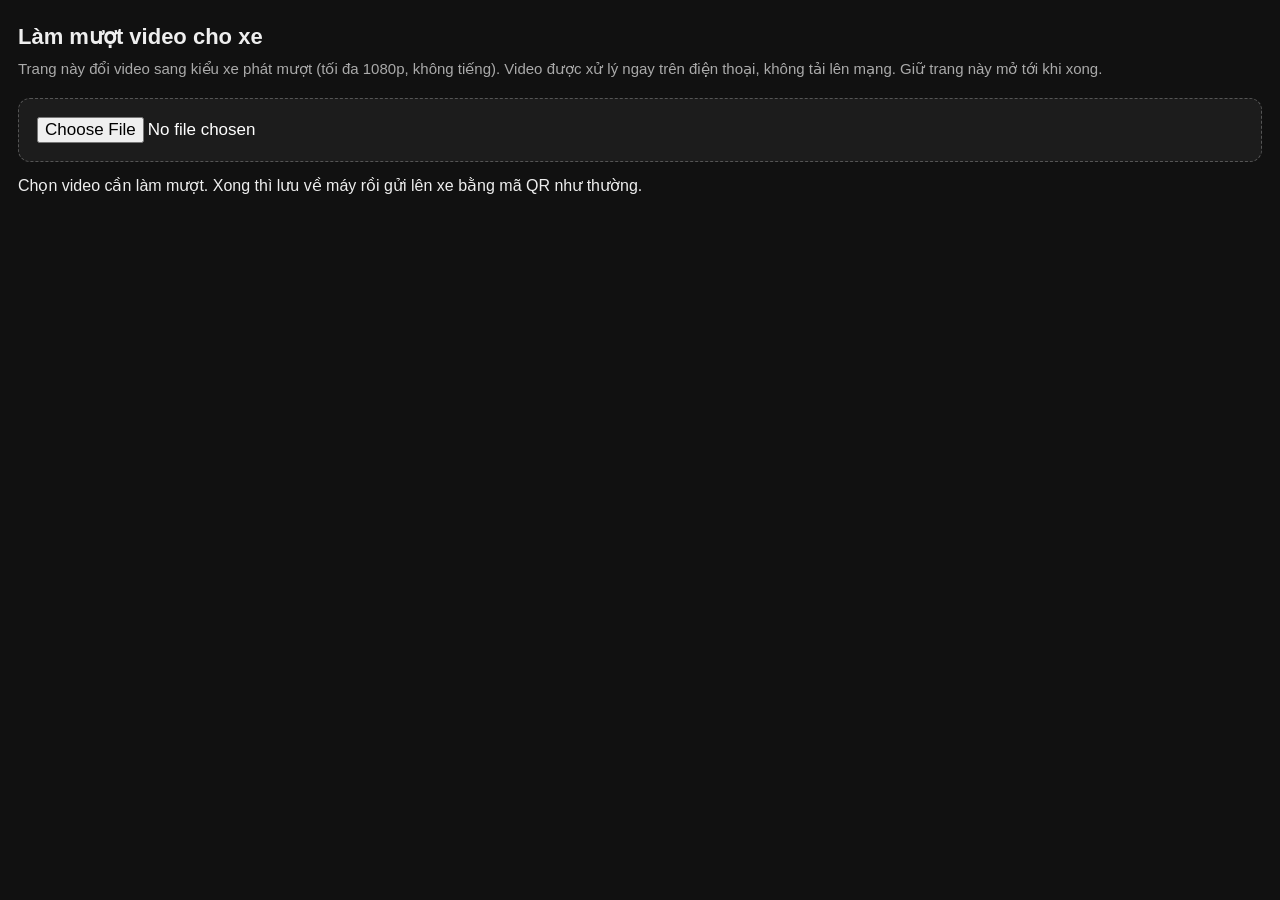
<file: lam-muot-video/index.html>
<!doctype html>
<html lang="vi">
<meta charset="utf-8">
<meta name="viewport" content="width=device-width,initial-scale=1,maximum-scale=1">
<meta name="robots" content="noindex">
<title>Làm mượt video</title>
<style>
  * { box-sizing: border-box; }
  body {
    margin: 0; font-family: -apple-system, BlinkMacSystemFont, sans-serif;
    background: #111; color: #eee; padding: 24px 18px 40px;
  }
  h1 { font-size: 22px; margin: 0 0 8px; }
  p { color: #aaa; font-size: 15px; line-height: 1.45; margin: 0 0 18px; }
  .pick {
    display: block; width: 100%; padding: 18px; margin: 0 0 12px;
    background: #1c1c1c; color: #fff; border: 1px dashed #555; border-radius: 12px;
    font-size: 17px;
  }
  button {
    width: 100%; padding: 16px; font-size: 20px; font-weight: 700; margin: 0 0 12px;
    border: 0; border-radius: 12px; background: #3ea6ff; color: #111;
  }
  button.second { background: #2a2a2a; color: #eee; font-weight: 600; font-size: 17px; }
  button:disabled { opacity: .45; }
  #status { margin: 4px 0 16px; font-size: 16px; white-space: pre-wrap; min-height: 24px; line-height: 1.45; }
  .ok { color: #6f6; }
  .err { color: #f88; }
  .warn { color: #fc6; }
  progress { width: 100%; height: 10px; margin: 0 0 14px; }
  [hidden] { display: none !important; }
</style>
<body>
<h1>Làm mượt video cho xe</h1>
<p>Trang này đổi video sang kiểu xe phát mượt (tối đa 1080p, không tiếng). Video được xử lý ngay trên điện thoại, không tải lên mạng. Giữ trang này mở tới khi xong.</p>
<input class="pick" id="f" type="file" accept="video/*,.mp4,.mov,.m4v,.mkv,.webm,.3gp" hidden>
<div id="status">Đang chờ video từ trang gửi của xe…</div>
<progress id="bar" max="100" value="0" hidden></progress>
<button id="go" type="button" hidden>Làm mượt video</button>
<button id="back" type="button" hidden>Gửi sang xe</button>
<button id="save" type="button" class="second" hidden>Lưu video về máy</button>
<button id="cancel" type="button" class="second" hidden>Dừng</button>
<script type="module">
import {
  Input, ALL_FORMATS, BlobSource, Output, Mp4OutputFormat, BufferTarget,
  Conversion, EncodedPacketSink, canEncodeVideo
} from './mediabunny.min.mjs';

const $ = (id) => document.getElementById(id);
const f = $('f'), statusEl = $('status'), bar = $('bar');
const goBtn = $('go'), backBtn = $('back'), saveBtn = $('save'), cancelBtn = $('cancel');

// Xe phát mượt tới 1080p (đo trên xe: 4K không kịp nhịp, cả H.264 lẫn H.265).
const MAX_LONG = 1920, MAX_SHORT = 1080;
const MAX_INPUT = 1024 * 1024 * 1024;

function setStatus(t, cls) { statusEl.textContent = t; statusEl.className = cls || ''; }
function mb(n) { return (n / 1048576).toFixed(1).replace('.', ',') + ' MB'; }
function show(el, on) { el.hidden = !on; }

/** Địa chỉ trang gửi của xe, lấy từ phần sau dấu # (không gửi lên máy chủ). Chỉ nhận http tới địa chỉ mạng nội bộ. */
function carOrigin() {
  const m = /[#&]xe=([^&]+)/.exec(location.hash);
  if (!m) return null;
  try {
    const u = new URL(decodeURIComponent(m[1]));
    const h = u.hostname;
    const local = /^(10\.|192\.168\.|172\.(1[6-9]|2\d|3[01])\.|169\.254\.)/.test(h) || h === 'localhost' || h === '127.0.0.1';
    return u.protocol === 'http:' && local ? u.origin : null;
  } catch (e) { return null; }
}
const CAR = carOrigin();
const opener = (() => { try { return window.opener && !window.opener.closed ? window.opener : null; } catch (e) { return null; } })();

let srcFile = null, outBlob = null, outName = 'video-muot.mp4', conversion = null, receiver = null;

/** Thứ tự phát của các gói có khác thứ tự giải mã không (= có khung B). */
async function hasReordering(track, limit) {
  const sink = new EncodedPacketSink(track);
  let last = -Infinity, n = 0;
  for await (const p of sink.packets(undefined, undefined, { metadataOnly: true })) {
    if (p.timestamp < last) return true;
    last = p.timestamp;
    if (++n >= limit) break;
  }
  return false;
}

function targetSize(w, h) {
  const long = Math.max(w, h), short = Math.min(w, h);
  const k = Math.min(1, MAX_LONG / long, MAX_SHORT / short);
  const even = (v) => Math.max(2, Math.round(v * k / 2) * 2);
  return { width: even(w), height: even(h), scaled: k < 1 };
}

async function inspect(file) {
  const input = new Input({ source: new BlobSource(file), formats: ALL_FORMATS });
  const track = await input.getPrimaryVideoTrack();
  if (!track) throw new Error('File này không có hình.');
  const info = {
    input, track, codec: track.codec, w: track.displayWidth, h: track.displayHeight,
    duration: await input.computeDuration(),
    reorder: await hasReordering(track, 240)
  };
  const stats = await track.computePacketStats(120);
  info.fps = stats.averagePacketRate || 30;
  return info;
}

async function pickCodec(size, bitrate) {
  // Ưu tiên H.264: mọi bộ mã hóa của trình duyệt đều ra H.264 không khung B, đúng kiểu xe phát mượt.
  for (const codec of ['avc', 'hevc']) {
    try { if (await canEncodeVideo(codec, { width: size.width, height: size.height, bitrate })) return codec; } catch (e) {}
  }
  return null;
}

async function onFile(file) {
  srcFile = file; outBlob = null;
  show(backBtn, false); show(saveBtn, false); show(goBtn, false);
  if (!('VideoEncoder' in window)) {
    setStatus('Trình duyệt này không đổi được video.\niPhone: dùng Safari (iOS 16.4 trở lên). Android: dùng Chrome bản mới.', 'err');
    return;
  }
  if (file.size > MAX_INPUT) { setStatus('Video nặng quá 1 GB, cắt ngắn rồi chọn lại.', 'err'); return; }
  setStatus('Đang xem ' + (file.name || 'video') + ' (' + mb(file.size) + ')…');
  try {
    const info = await inspect(file);
    const size = targetSize(info.w, info.h);
    const why = [];
    if (info.codec === 'avc' && info.reorder) why.push('kiểu nén làm xe phát giật');
    if (size.scaled) why.push(info.w + '×' + info.h + ' lớn hơn 1080p');
    onFile.info = info; onFile.size = size;
    setStatus((file.name || 'video') + ' · ' + mb(file.size) + ' · ' + info.w + '×' + info.h + ' · ' + Math.round(info.duration) + ' giây\n' +
      (why.length ? 'Cần làm mượt: ' + why.join(', ') + '.'
        : 'Video này xe phát mượt sẵn, không cần đổi.' + (CAR ? ' Quay lại trang gửi của xe và bấm Gửi.' : ' Gửi thẳng lên xe bằng mã QR như thường.')),
      why.length ? 'warn' : 'ok');
    show(goBtn, why.length > 0);
    show(f, !why.length);
    if (why.length && onFile.auto) { onFile.auto = false; convert(); }
  } catch (e) {
    setStatus('Không đọc được video này: ' + (e && e.message || e) + '\nThử file MP4 hoặc MOV khác.', 'err');
    show(f, true);
  }
}

async function convert() {
  const info = onFile.info, size = onFile.size;
  if (!info) return;
  show(goBtn, false); show(f, false); show(cancelBtn, true);
  bar.hidden = false; bar.value = 0;
  const fps = Math.min(60, Math.max(1, Math.round(info.fps)));
  const bitrate = Math.round(Math.max(2.5e6, 8e6 * (size.width * size.height) / (1920 * 1080)) * (fps > 40 ? 1.4 : 1));
  try {
    const codec = await pickCodec(size, bitrate);
    if (!codec) throw new Error('Điện thoại này không có bộ mã hóa video cho trình duyệt.');
    const output = new Output({ format: new Mp4OutputFormat({ fastStart: 'in-memory' }), target: new BufferTarget() });
    conversion = await Conversion.init({
      input: info.input, output, tracks: 'primary', showWarnings: false,
      video: {
        codec, width: size.width, height: size.height, fit: 'fill', bitrate,
        frameRate: fps > 40 ? fps : undefined, keyFrameInterval: 2,
        forceTranscode: true, allowTransformationMetadata: false
      },
      audio: { discard: true }
    });
    if (!conversion.isValid) {
      const r = conversion.discardedTracks.map((d) => d.reason).join(', ');
      throw new Error('Không đổi được video này (' + (r || 'không rõ lý do') + ').');
    }
    const t0 = performance.now();
    conversion.onProgress = (p) => {
      bar.value = Math.round(p * 100);
      setStatus('Đang làm mượt video… ' + Math.round(p * 100) + '%\nGiữ trang này mở và màn hình sáng.');
    };
    setStatus('Đang làm mượt video… 0%');
    await conversion.execute();
    conversion = null;
    outBlob = new Blob([output.target.buffer], { type: 'video/mp4' });
    outName = (srcFile.name || 'video').replace(/\.[^.]*$/, '') + '-muot.mp4';
    // Tự kiểm: file ra không được có khung B (nếu có thì xe vẫn giật).
    const check = new Input({ source: new BlobSource(outBlob), formats: ALL_FORMATS });
    const ct = await check.getPrimaryVideoTrack();
    const bad = ct && ct.codec === 'avc' && await hasReordering(ct, 240);
    const secs = Math.round((performance.now() - t0) / 1000);
    show(cancelBtn, false); bar.hidden = true;
    setStatus('Xong sau ' + secs + ' giây: ' + size.width + '×' + size.height + ' · ' + mb(outBlob.size) +
      (bad ? '\nLưu ý: điện thoại này vẫn tạo ra kiểu nén xe phát giật. Thử trình duyệt hoặc máy khác.' : ''), bad ? 'warn' : 'ok');
    show(saveBtn, true);
    if (CAR) { show(backBtn, true); if (opener && !bad) deliver(); }
  } catch (e) {
    conversion = null;
    show(cancelBtn, false); bar.hidden = true; show(goBtn, true);
    if (e && e.name === 'ConversionCanceledError') { setStatus('Đã dừng.'); return; }
    setStatus('Lỗi khi làm mượt: ' + (e && e.message || e), 'err');
  }
}

/** Chuyển file đã đổi cho trang gửi của xe (trang http), trang đó mới gửi được vào xe. */
function deliver() {
  if (!outBlob || !CAR) return;
  const msg = { t: 'video', blob: outBlob, name: outName };
  if (opener) {
    let acked = false;
    const onAck = (ev) => {
      if (ev.origin !== CAR || !ev.data || ev.data.t !== 'ack') return;
      acked = true;
      window.removeEventListener('message', onAck);
      setStatus('Đã chuyển video cho trang gửi của xe. Đang quay lại…', 'ok');
      setTimeout(() => { window.close(); setStatus('Đã chuyển video. Quay lại tab "Hình nền video" để xem tiến độ gửi.', 'ok'); }, 500);
    };
    window.addEventListener('message', onAck);
    try { opener.postMessage(msg, CAR); } catch (e) {}
    setTimeout(() => {
      if (acked) return;
      // Trang gửi đang ở tab nền nên chưa trả lời; tin nhắn vẫn nằm chờ ở đó.
      setStatus('Video đã sẵn sàng. Bấm "Gửi sang xe" để quay lại trang gửi.', 'ok');
    }, 2500);
    return;
  }
  // Không còn trang gửi phía trước: mở lại trang của xe trong tab mới rồi đưa file cho nó.
  receiver = window.open(CAR + '/#nhan', '_blank');
  if (!receiver) setStatus('Trình duyệt chặn mở tab mới. Bấm "Lưu video về máy", rồi mở lại mã QR trên xe và chọn file vừa lưu.', 'warn');
}

window.addEventListener('message', (ev) => {
  if (!CAR || ev.origin !== CAR || !ev.data) return;
  if (ev.data.t === 'file' && ev.data.file && !srcFile) { onFile.auto = true; onFile(ev.data.file); }
  if (ev.data.t === 'ready-recv' && outBlob && ev.source) {
    ev.source.postMessage({ t: 'video', blob: outBlob, name: outName }, CAR);
    setStatus('Đã chuyển video sang tab của xe.', 'ok');
  }
});

f.onchange = () => { const file = f.files && f.files[0]; if (file) onFile(file); };
goBtn.onclick = convert;
cancelBtn.onclick = () => { if (conversion) conversion.cancel(); };
backBtn.onclick = () => {
  if (opener) {
    try { opener.postMessage({ t: 'video', blob: outBlob, name: outName }, CAR); } catch (e) {}
    window.close();
    setTimeout(() => setStatus('Quay lại tab "Hình nền video" để xem tiến độ gửi.', 'ok'), 400);
  } else deliver();
};
saveBtn.onclick = async () => {
  const file = new File([outBlob], outName, { type: 'video/mp4' });
  try {
    if (navigator.canShare && navigator.canShare({ files: [file] })) { await navigator.share({ files: [file] }); return; }
  } catch (e) { if (e && e.name === 'AbortError') return; }
  const a = document.createElement('a');
  a.href = URL.createObjectURL(outBlob); a.download = outName;
  document.body.appendChild(a); a.click(); a.remove();
};

// Thử nghiệm: #thu=<đường dẫn tương đối, cùng máy chủ> tự nạp file đó và đổi ngay.
const thu = /[#&]thu=([\w./-]+)/.exec(location.hash);
if (thu && !/^\/|:|\.\./.test(thu[1])) {
  fetch(thu[1]).then((r) => r.blob()).then((b) => { onFile.auto = true; onFile(new File([b], thu[1].split('/').pop(), { type: b.type })); })
    .catch((e) => setStatus('Không nạp được file thử: ' + e, 'err'));
}
// Xin file từ trang gửi của xe; không có trả lời thì để người dùng tự chọn.
if (opener && CAR) { try { opener.postMessage({ t: 'ready' }, CAR); } catch (e) {} }
setTimeout(() => {
  if (srcFile || thu) return;
  show(f, true);
  setStatus(CAR ? 'Chọn video cần làm mượt.' : 'Chọn video cần làm mượt. Xong thì lưu về máy rồi gửi lên xe bằng mã QR như thường.');
}, opener && CAR ? 1500 : 0);
</script>
</body>
</html>
</file>
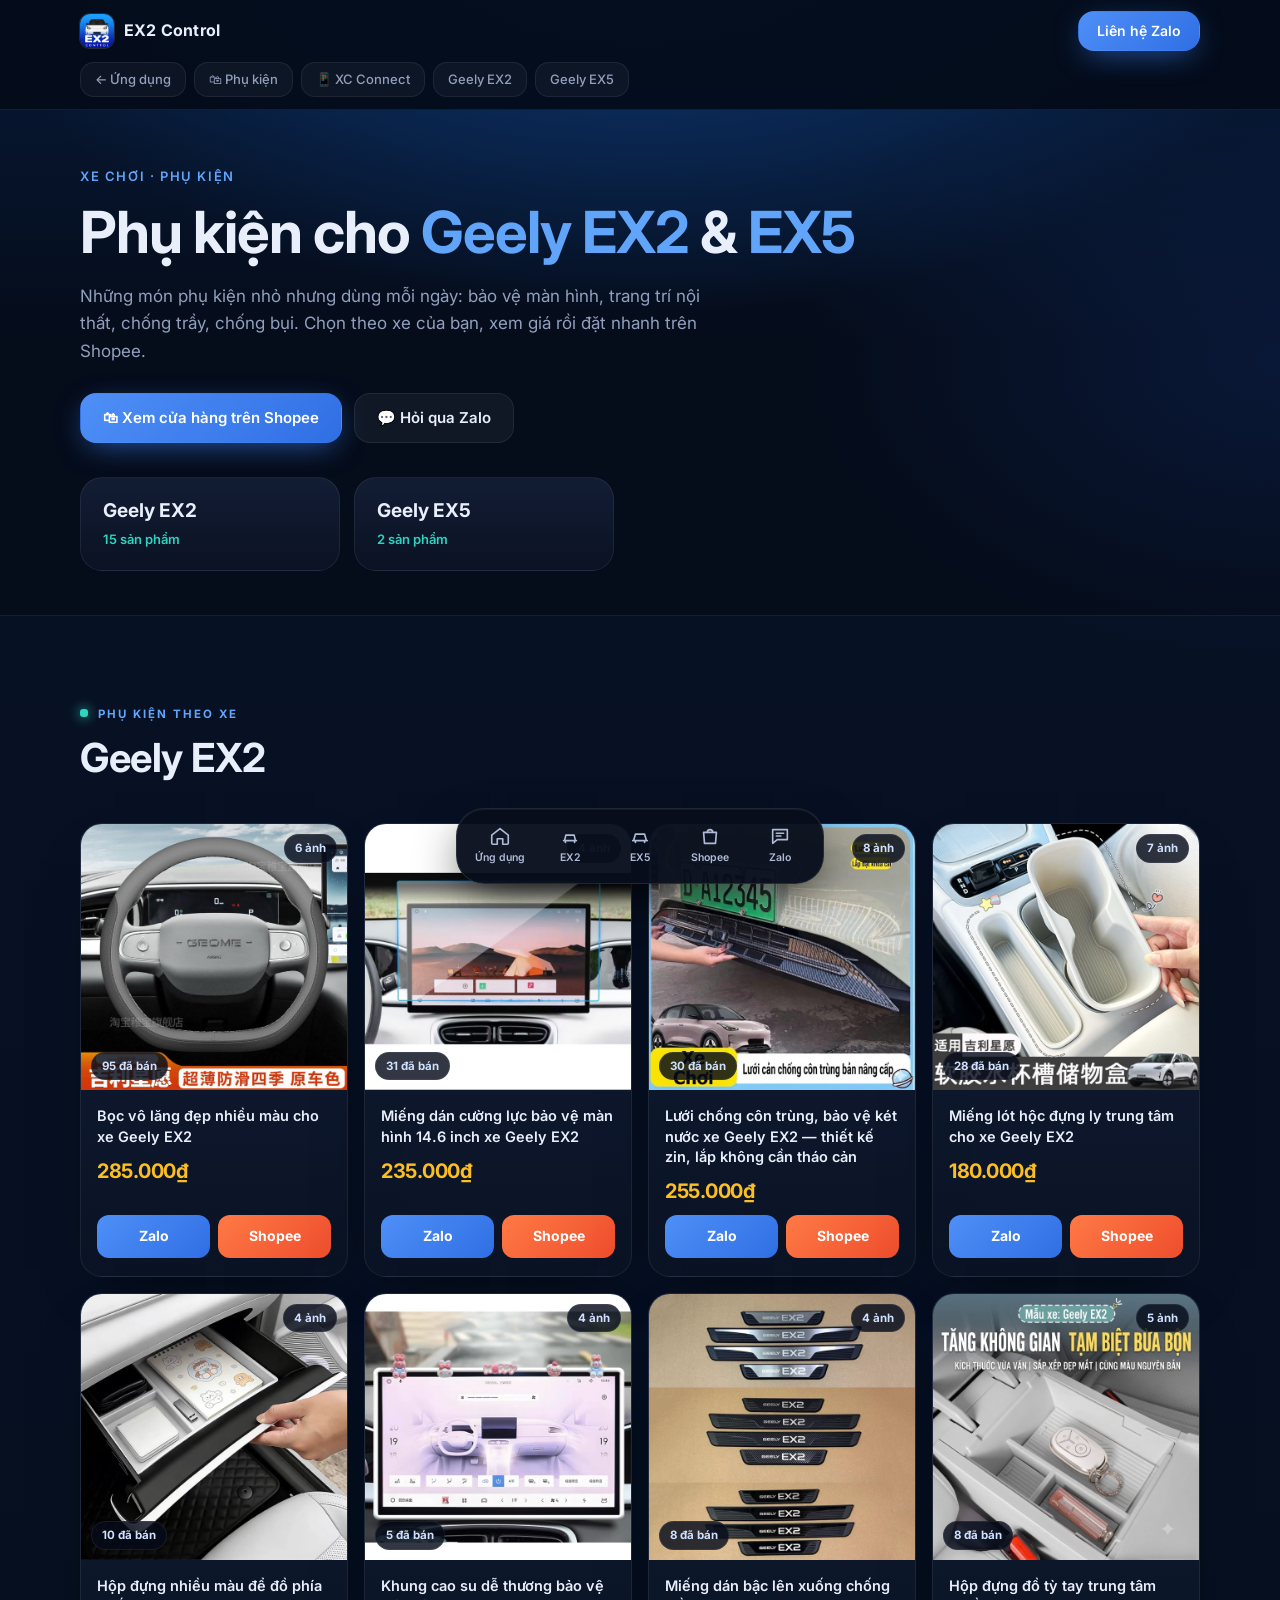
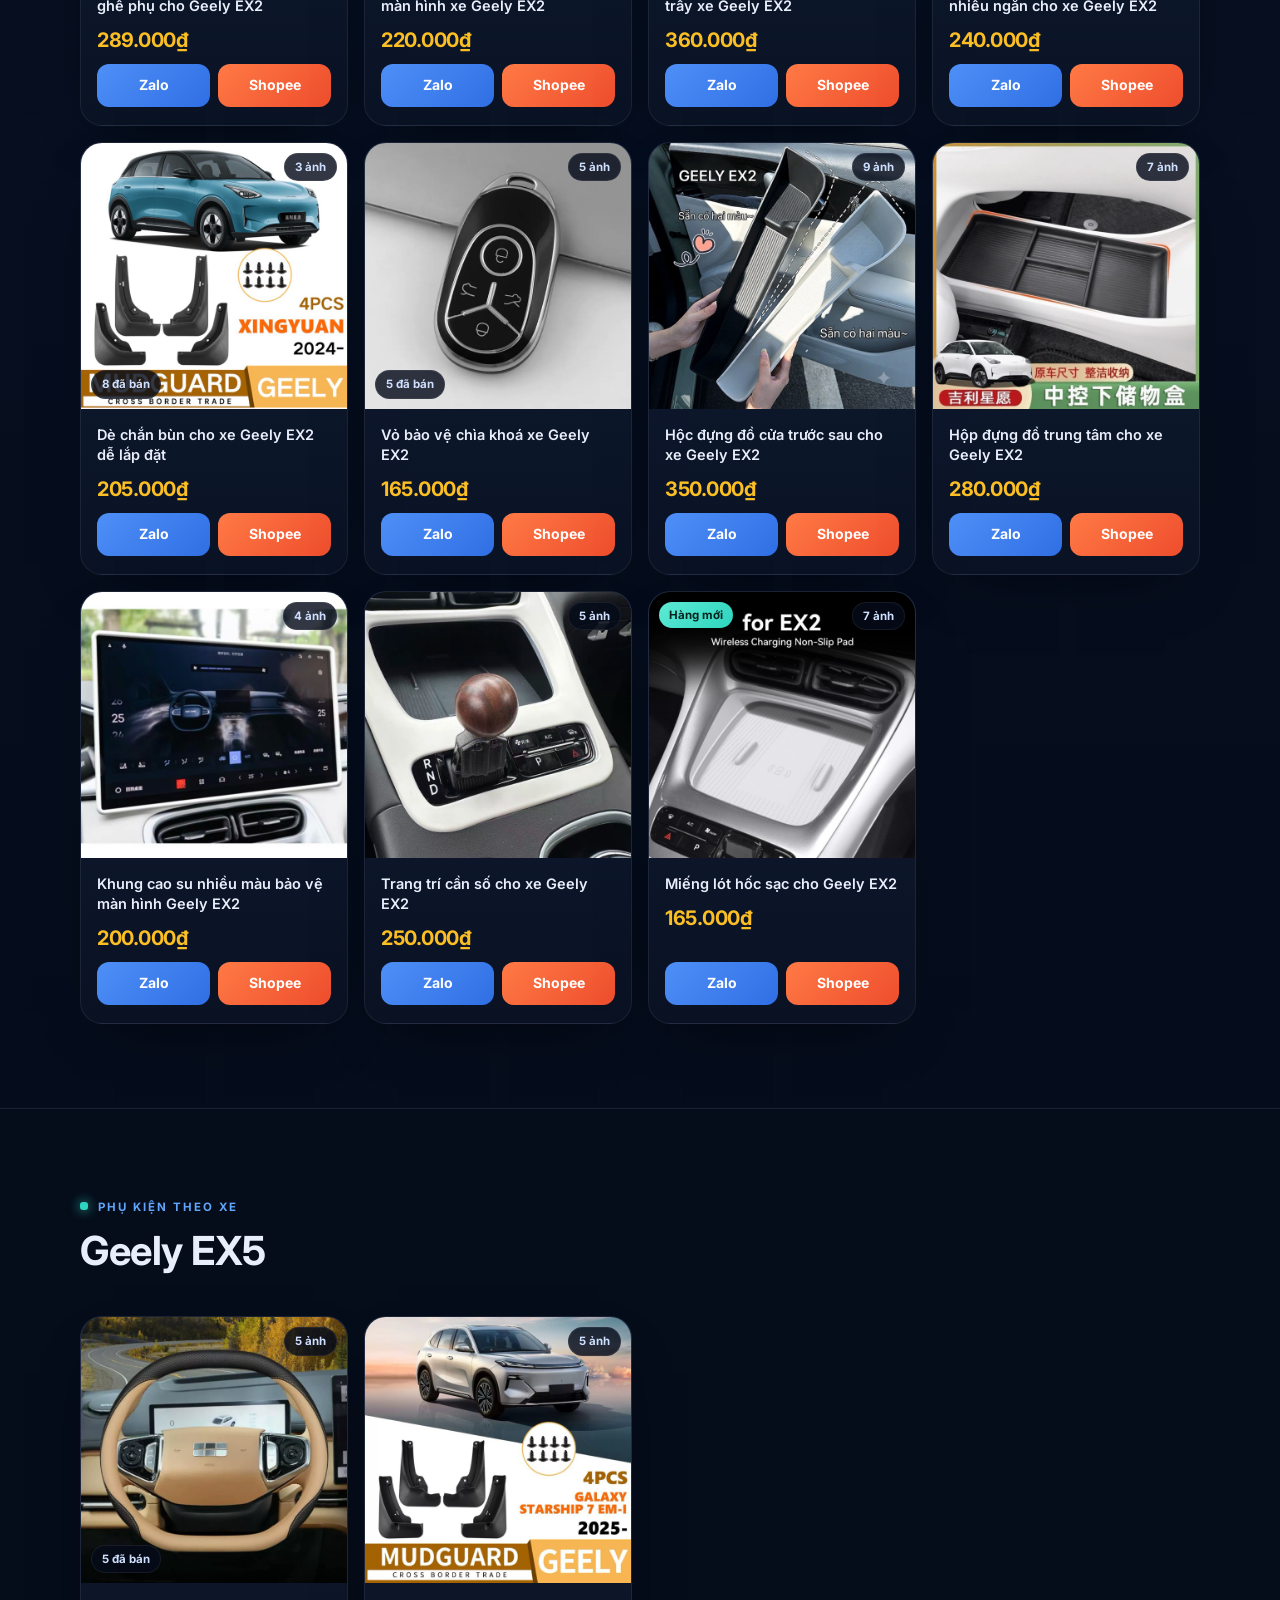
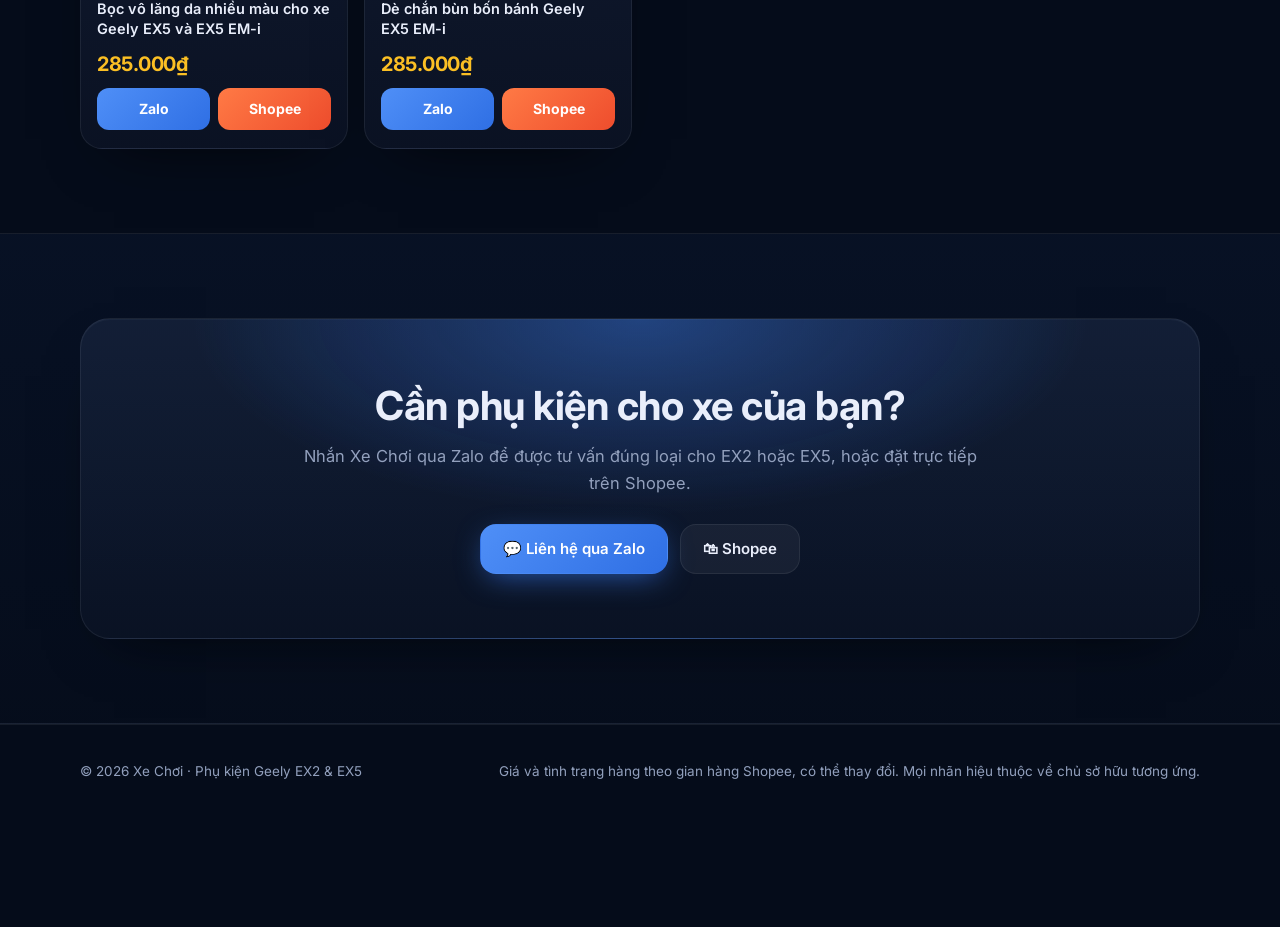
<file: phu-kien.html>
<!doctype html>
<html lang="vi">
<head>
<meta charset="utf-8">
<meta name="viewport" content="width=device-width, initial-scale=1">
<title>Phụ kiện Geely EX2 &amp; EX5 | Xe Chơi</title>
<meta name="description" content="Phụ kiện chính hãng cho Geely EX2 và Geely EX5 từ Xe Chơi: bọc vô lăng, dán màn hình, khung bảo vệ, lót hốc sạc, dè chắn bùn… Mua nhanh trên Shopee.">
<meta name="theme-color" content="#070b13">
<meta property="og:title" content="Phụ kiện Geely EX2 &amp; EX5 | Xe Chơi">
<meta property="og:description" content="Phụ kiện cho Geely EX2 và EX5, xem giá và mua nhanh trên Shopee.">
<meta property="og:image" content="assets/shop/boc-vo-lang.jpg">
<link rel="icon" href="assets/icon.png">
<link rel="preconnect" href="https://fonts.googleapis.com">
<link rel="preconnect" href="https://fonts.gstatic.com" crossorigin>
<link href="https://fonts.googleapis.com/css2?family=Inter:wght@400;500;600;700;800&display=swap" rel="stylesheet">
<script>document.documentElement.className+=" js"</script>
<link rel="stylesheet" href="style.css?v=15">
</head>
<body class="shop">

<header class="top">
  <div class="wrap">
    <div class="top-row">
      <a class="brand" href="index.html">
        <img src="assets/icon.png" alt="">
        <span>EX2 Control</span>
      </a>
      <a class="btn primary sm" href="https://zalo.me/0937175260" target="_blank" rel="noopener">Liên hệ Zalo</a>
    </div>
    <nav class="chips" aria-label="Mục lục">
      <a href="index.html">← Ứng dụng</a>
      <a href="phu-kien.html" class="on">🛍 Phụ kiện</a>
      <a href="xc-connect.html">📱 XC Connect</a>
      <a href="#ex2">Geely EX2</a>
      <a href="#ex5">Geely EX5</a>
    </nav>
  </div>
</header>

<main id="top">

<section class="shop-hero" id="shop-hero">
  <div class="wrap">
    <p class="eyebrow">Xe Chơi · Phụ kiện</p>
    <h1>Phụ kiện cho <em>Geely EX2</em> &amp; <em>EX5</em></h1>
    <p class="lead">Những món phụ kiện nhỏ nhưng dùng mỗi ngày: bảo vệ màn hình, trang trí nội thất, chống trầy, chống bụi. Chọn theo xe của bạn, xem giá rồi đặt nhanh trên Shopee.</p>
    <div class="cta">
      <a class="btn primary" id="shopLink" href="https://shopee.vn/shop/99881975" target="_blank" rel="noopener">🛍 Xem cửa hàng trên Shopee</a>
      <a class="btn ghost" href="https://zalo.me/0937175260" target="_blank" rel="noopener">💬 Hỏi qua Zalo</a>
    </div>
    <div class="carpick" role="tablist" aria-label="Chọn dòng xe">
      <a href="#ex2" class="cp"><b>Geely EX2</b><small id="cnt-ex2"></small></a>
      <a href="#ex5" class="cp"><b>Geely EX5</b><small id="cnt-ex5"></small></a>
    </div>
  </div>
</section>

<section id="ex2" class="alt">
  <div class="wrap">
    <div class="head">
      <span class="kicker">Phụ kiện theo xe</span>
      <h2>Geely EX2</h2>
    </div>
    <div class="pgrid" id="grid-ex2"></div>
  </div>
</section>

<section id="ex5">
  <div class="wrap">
    <div class="head">
      <span class="kicker">Phụ kiện theo xe</span>
      <h2>Geely EX5</h2>
    </div>
    <div class="pgrid" id="grid-ex5"></div>
  </div>
</section>

<section id="lien-he" class="alt">
  <div class="wrap">
    <div class="contact rv">
      <h2>Cần phụ kiện cho xe của bạn?</h2>
      <p class="sub">Nhắn Xe Chơi qua Zalo để được tư vấn đúng loại cho EX2 hoặc EX5, hoặc đặt trực tiếp trên Shopee.</p>
      <div class="cta">
        <a class="btn primary" href="https://zalo.me/0937175260" target="_blank" rel="noopener">💬 Liên hệ qua Zalo</a>
        <a class="btn ghost" href="https://shopee.vn/shop/99881975" target="_blank" rel="noopener">🛍 Shopee</a>
      </div>
    </div>
  </div>
</section>

</main>

<footer>
  <div class="wrap">
    <span>© 2026 Xe Chơi · Phụ kiện Geely EX2 &amp; EX5</span>
    <span>Giá và tình trạng hàng theo gian hàng Shopee, có thể thay đổi. Mọi nhãn hiệu thuộc về chủ sở hữu tương ứng.</span>
  </div>
</footer>

<nav class="dock" aria-label="Điều hướng nhanh">
  <a href="index.html"><svg viewBox="0 0 24 24"><path d="M3 11l9-7 9 7v9a1 1 0 01-1 1h-5v-6H9v6H4a1 1 0 01-1-1z"/></svg><span>Ứng dụng</span></a>
  <a href="#ex2" data-spy="ex2"><svg viewBox="0 0 24 24"><path d="M5 17h14M6 17l1.5-6h9L18 17M7 17v2M17 17v2"/></svg><span>EX2</span></a>
  <a href="#ex5" data-spy="ex5"><svg viewBox="0 0 24 24"><path d="M4 17h16M5 17l2-7h10l2 7M7 17v2M17 17v2"/></svg><span>EX5</span></a>
  <a href="https://shopee.vn/shop/99881975" target="_blank" rel="noopener"><svg viewBox="0 0 24 24"><path d="M5 8h14l-1 12H6z"/><path d="M9 8a3 3 0 016 0"/></svg><span>Shopee</span></a>
  <a class="zalo" href="https://zalo.me/0937175260" target="_blank" rel="noopener" data-spy="lien-he"><svg viewBox="0 0 24 24"><path d="M4 5h16v11H9l-5 4z"/><path d="M8 9h8M8 12h5"/></svg><span>Zalo</span></a>
</nav>

<script src="products.js?v=3"></script>
<script src="shop.js?v=3"></script>
<script src="script.js?v=9"></script>
</body>
</html>
</file>
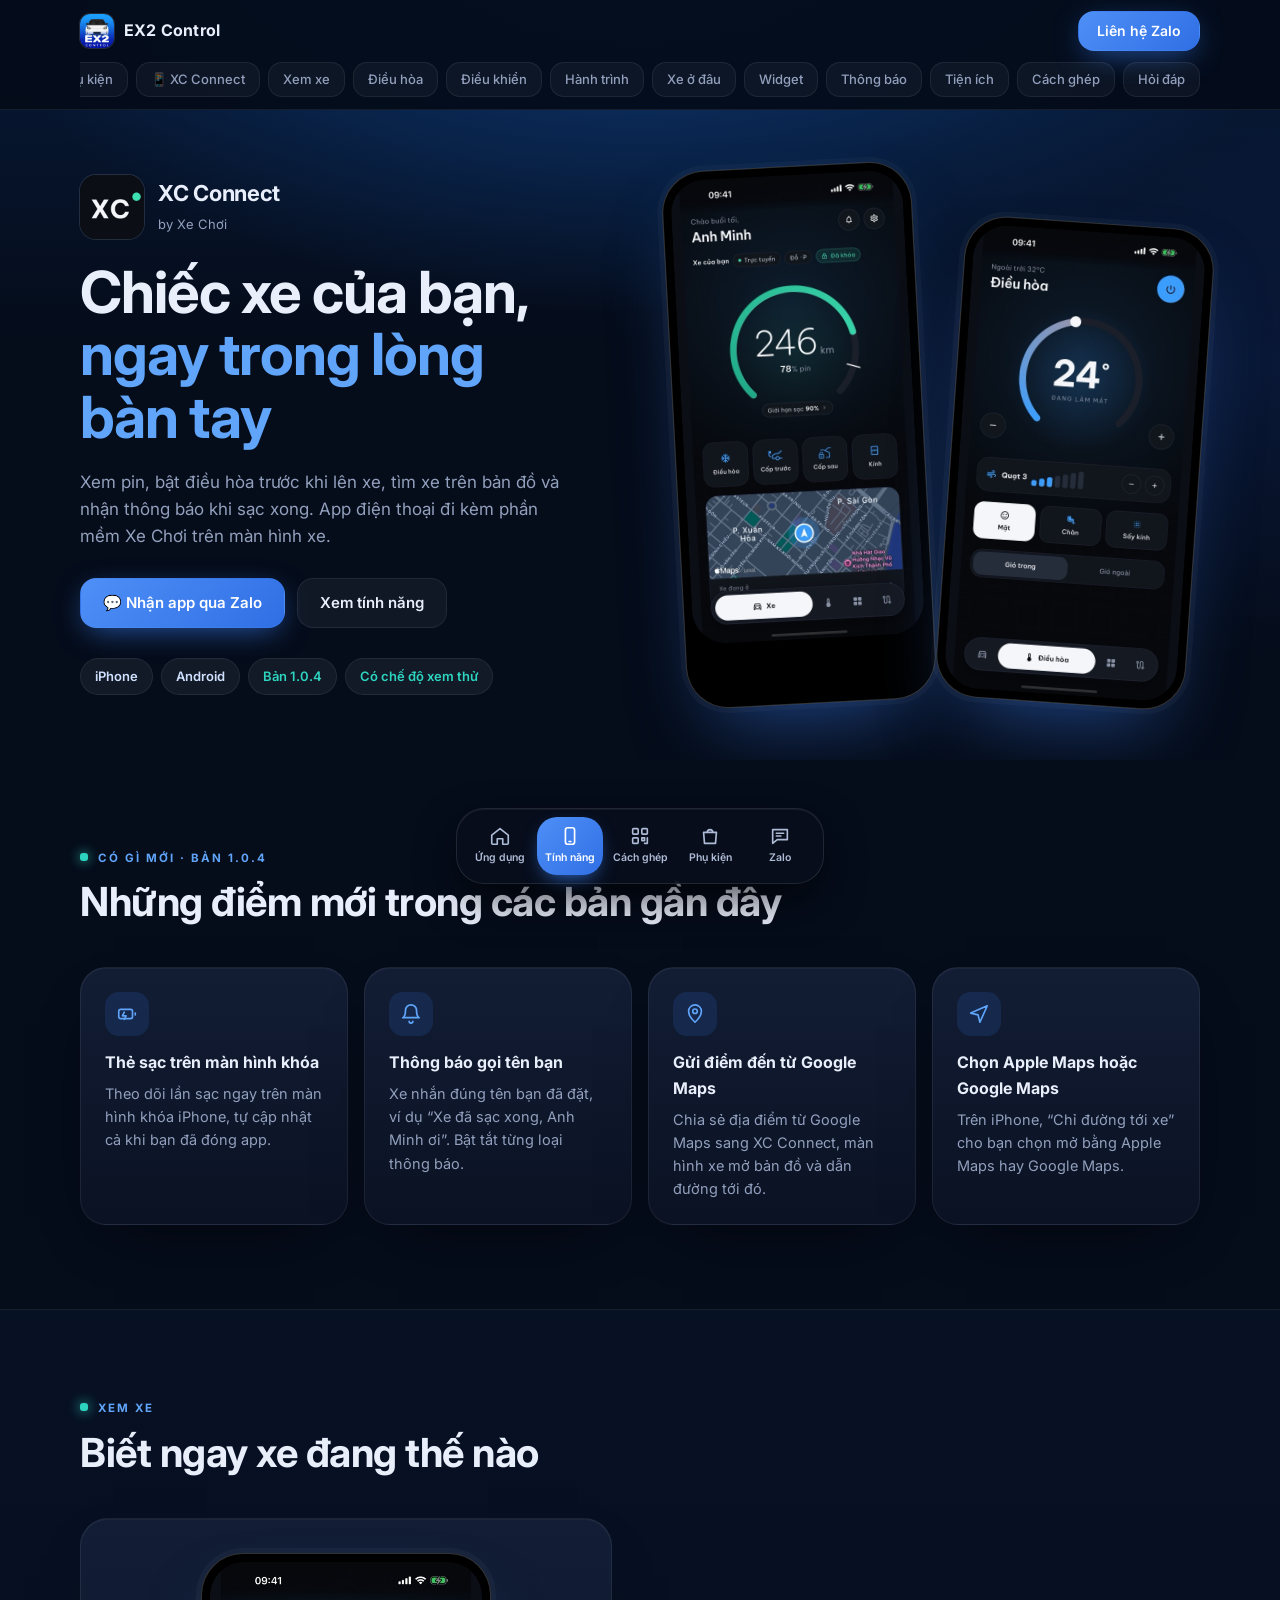
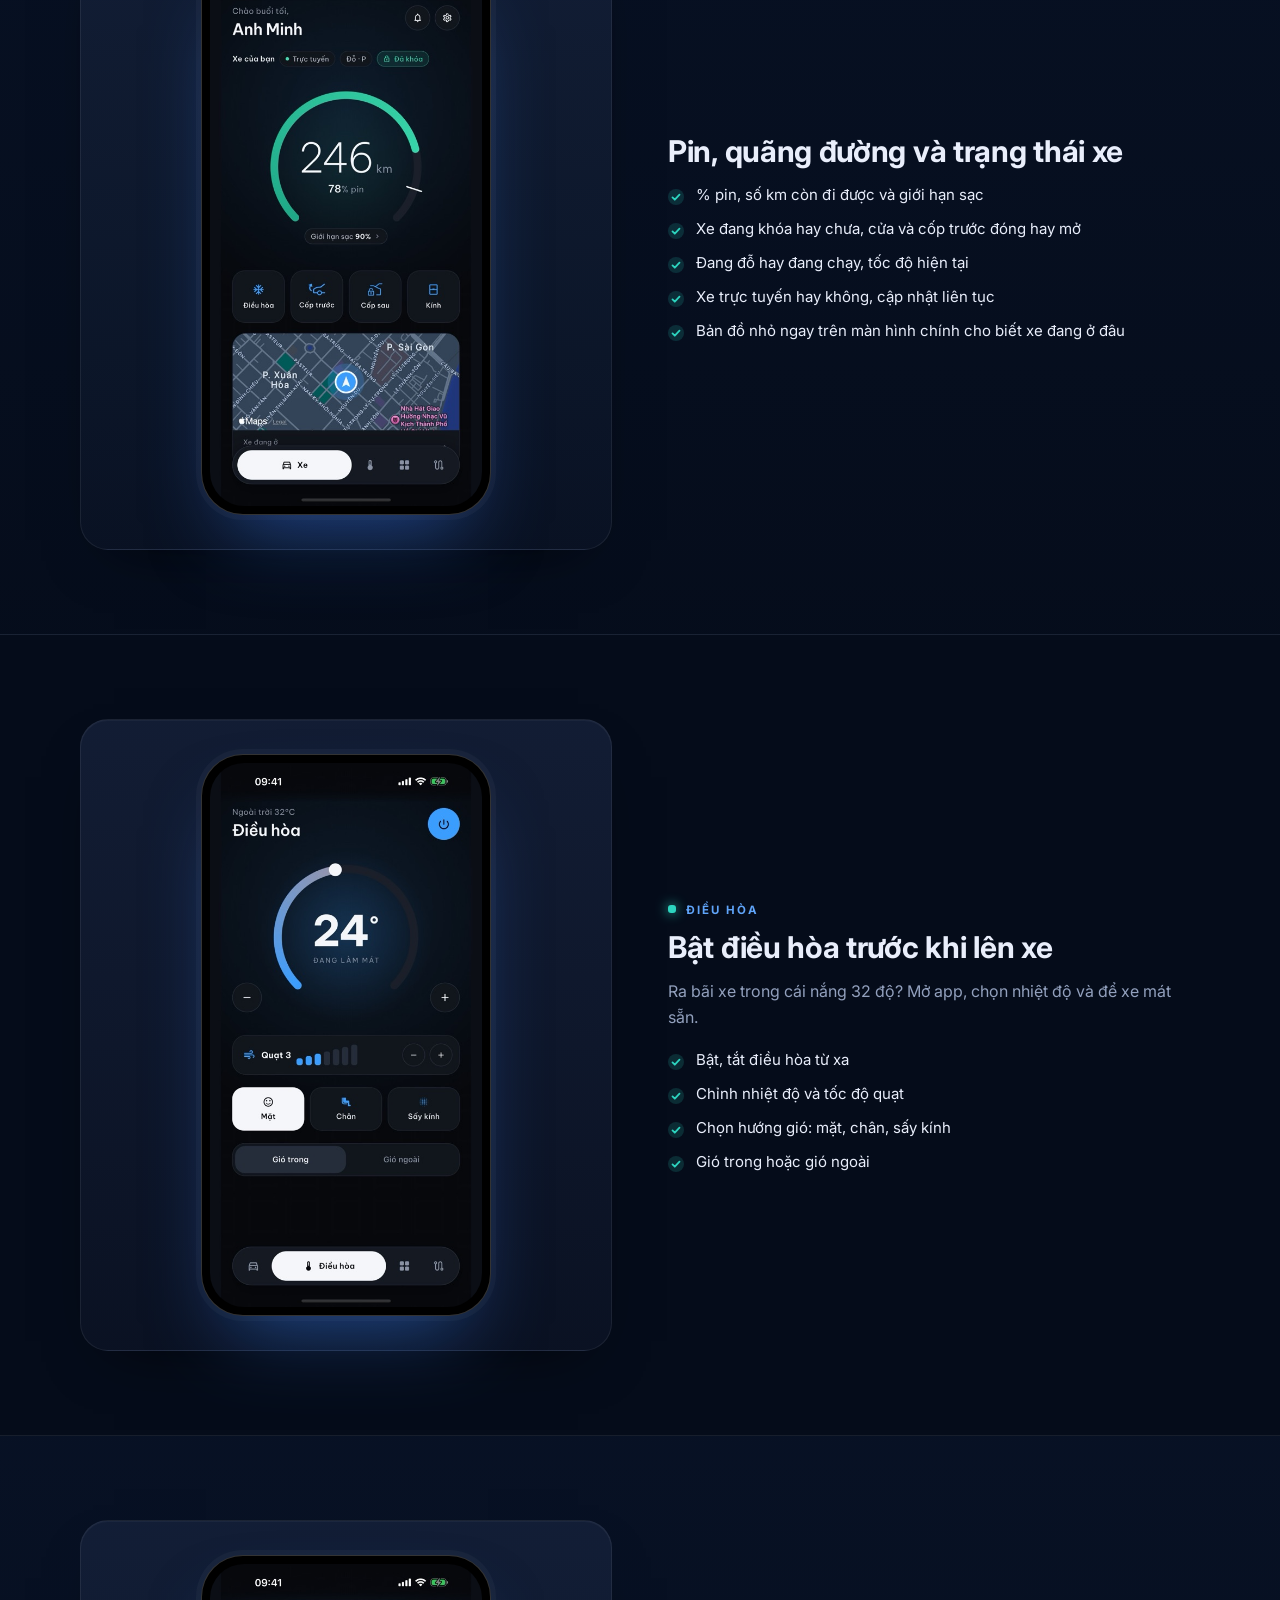
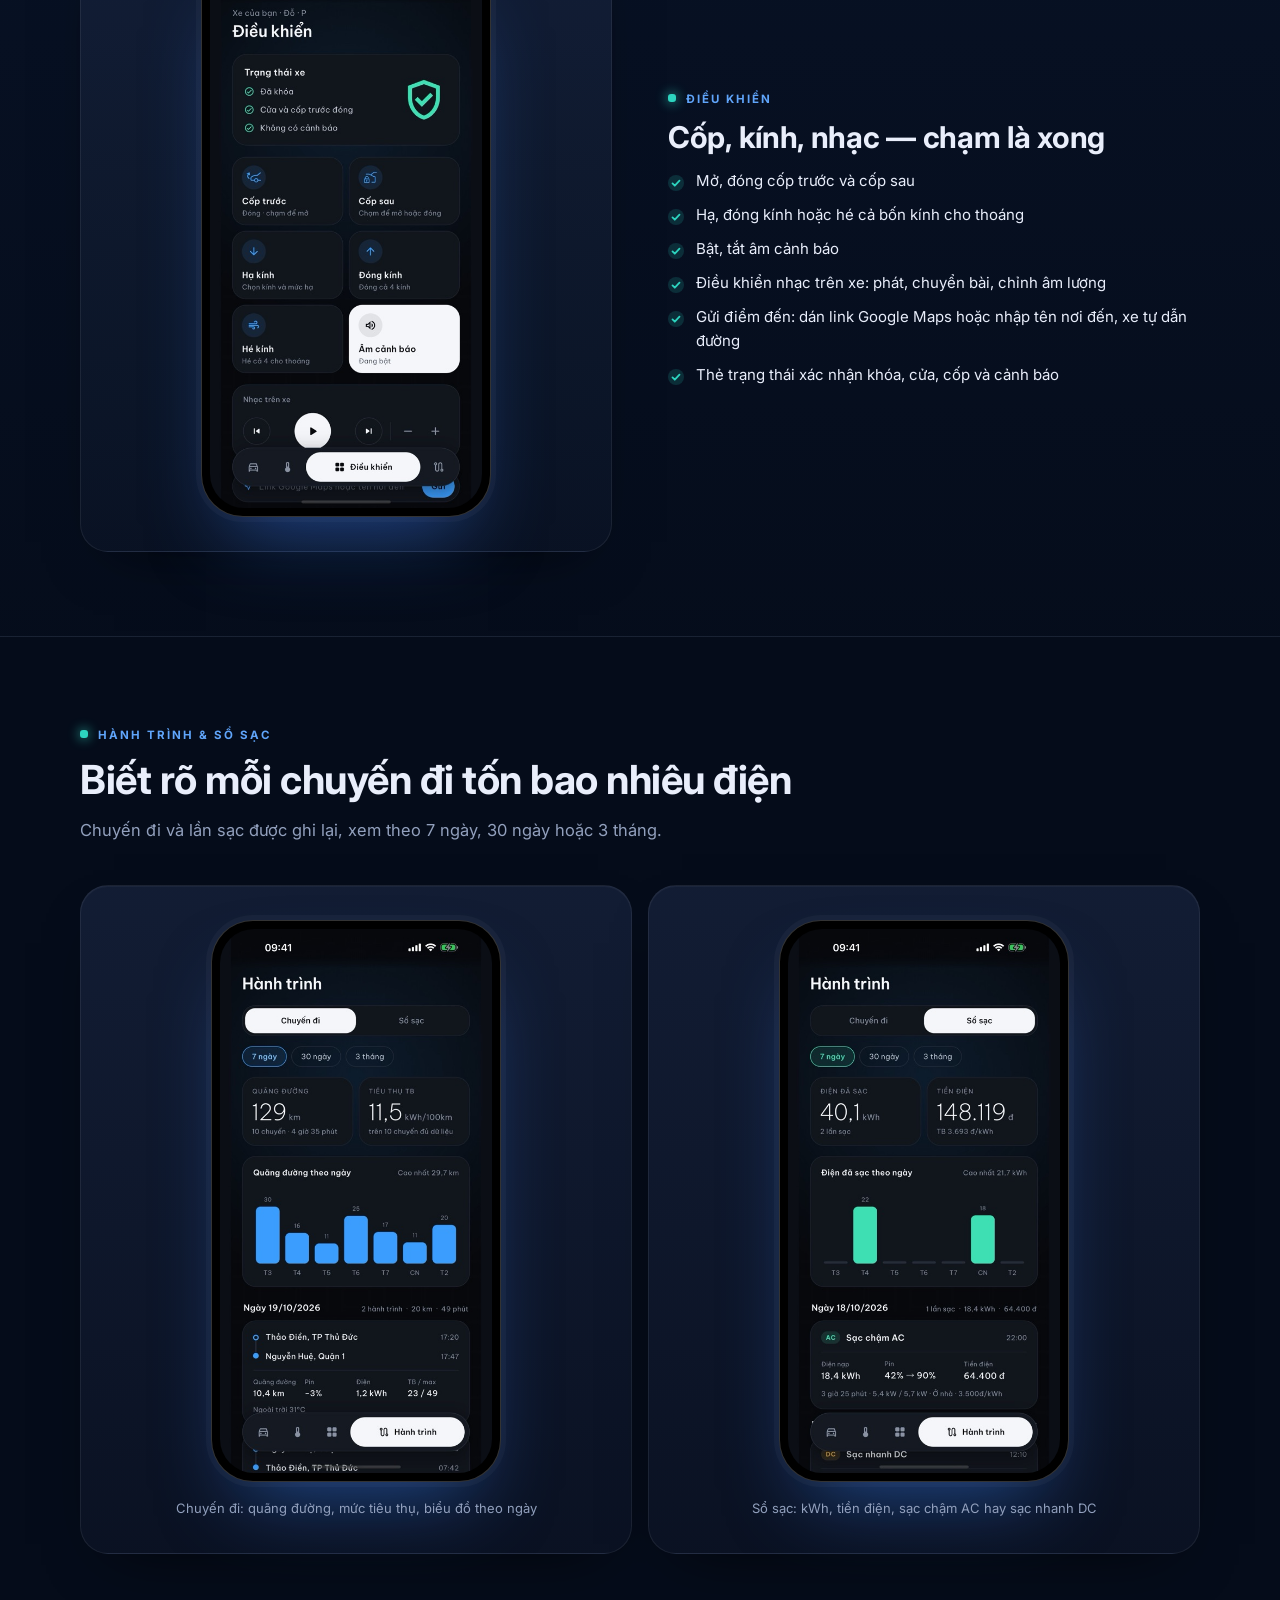
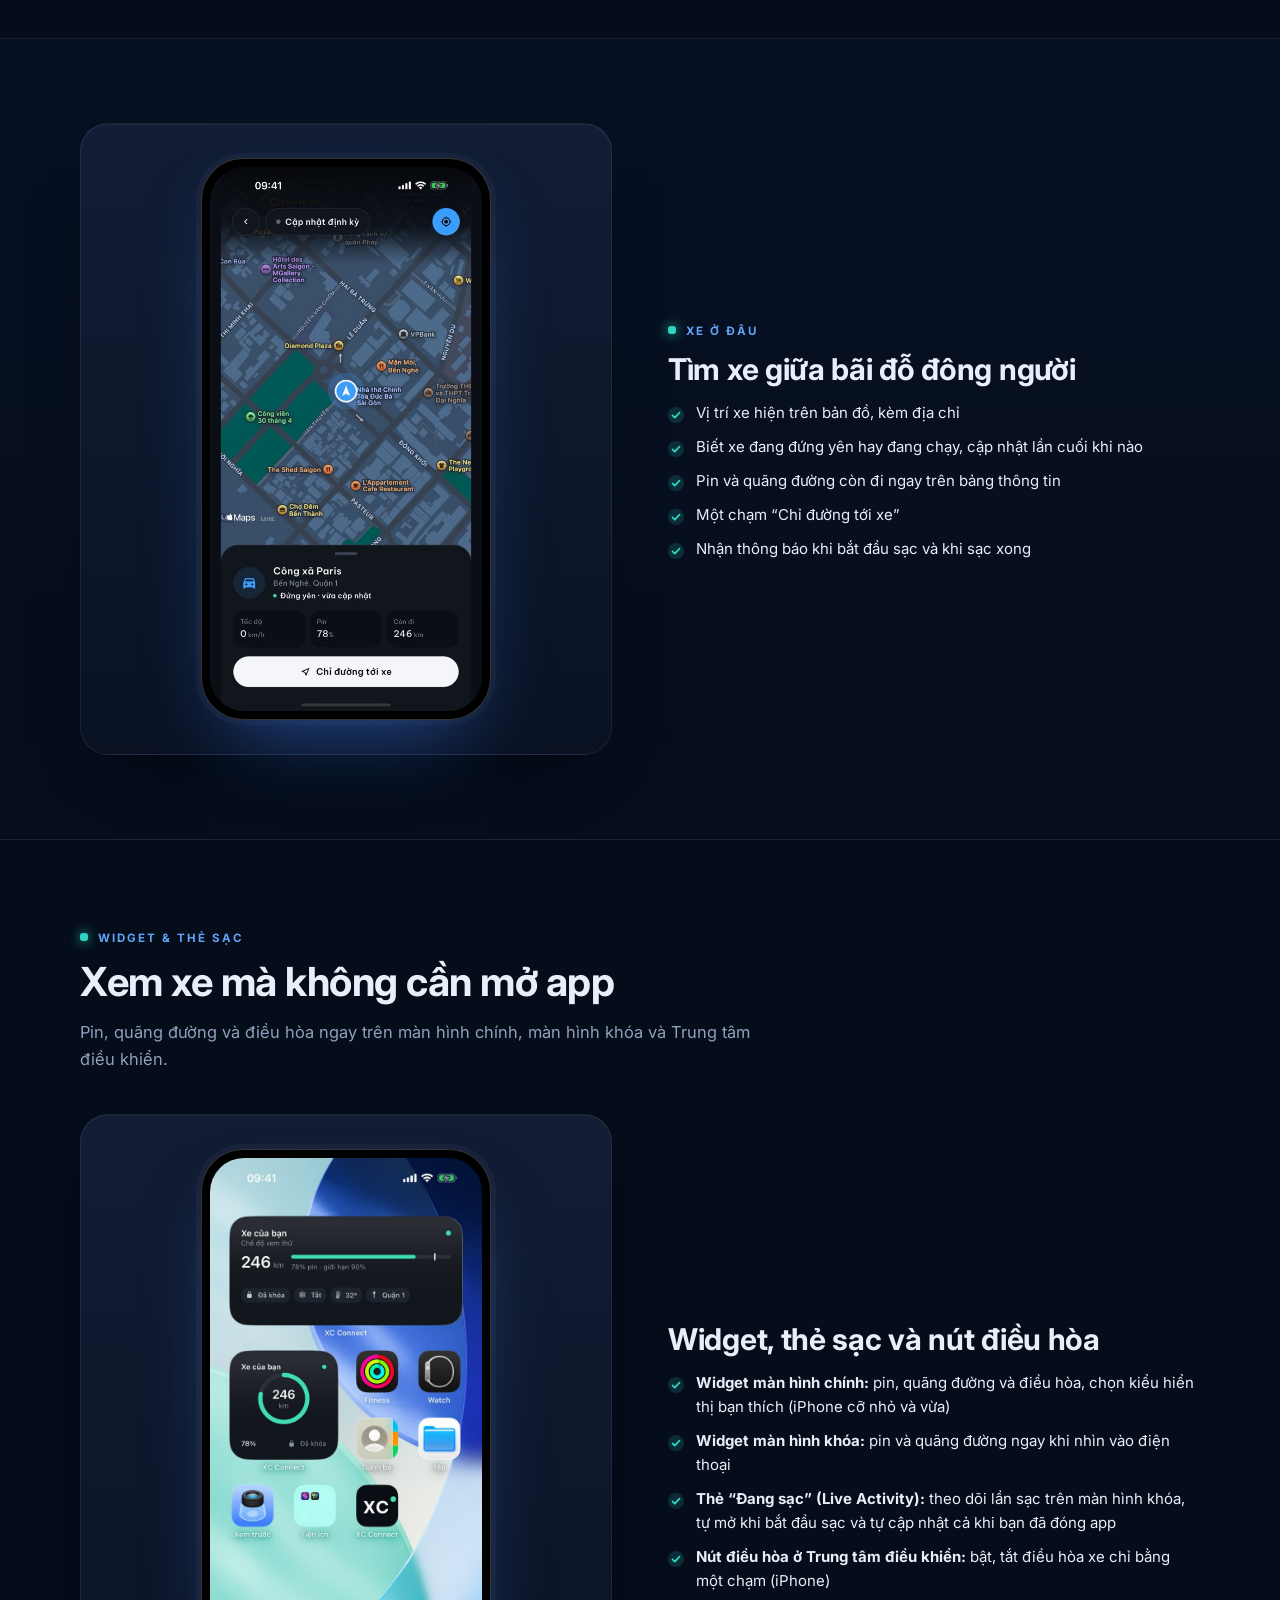
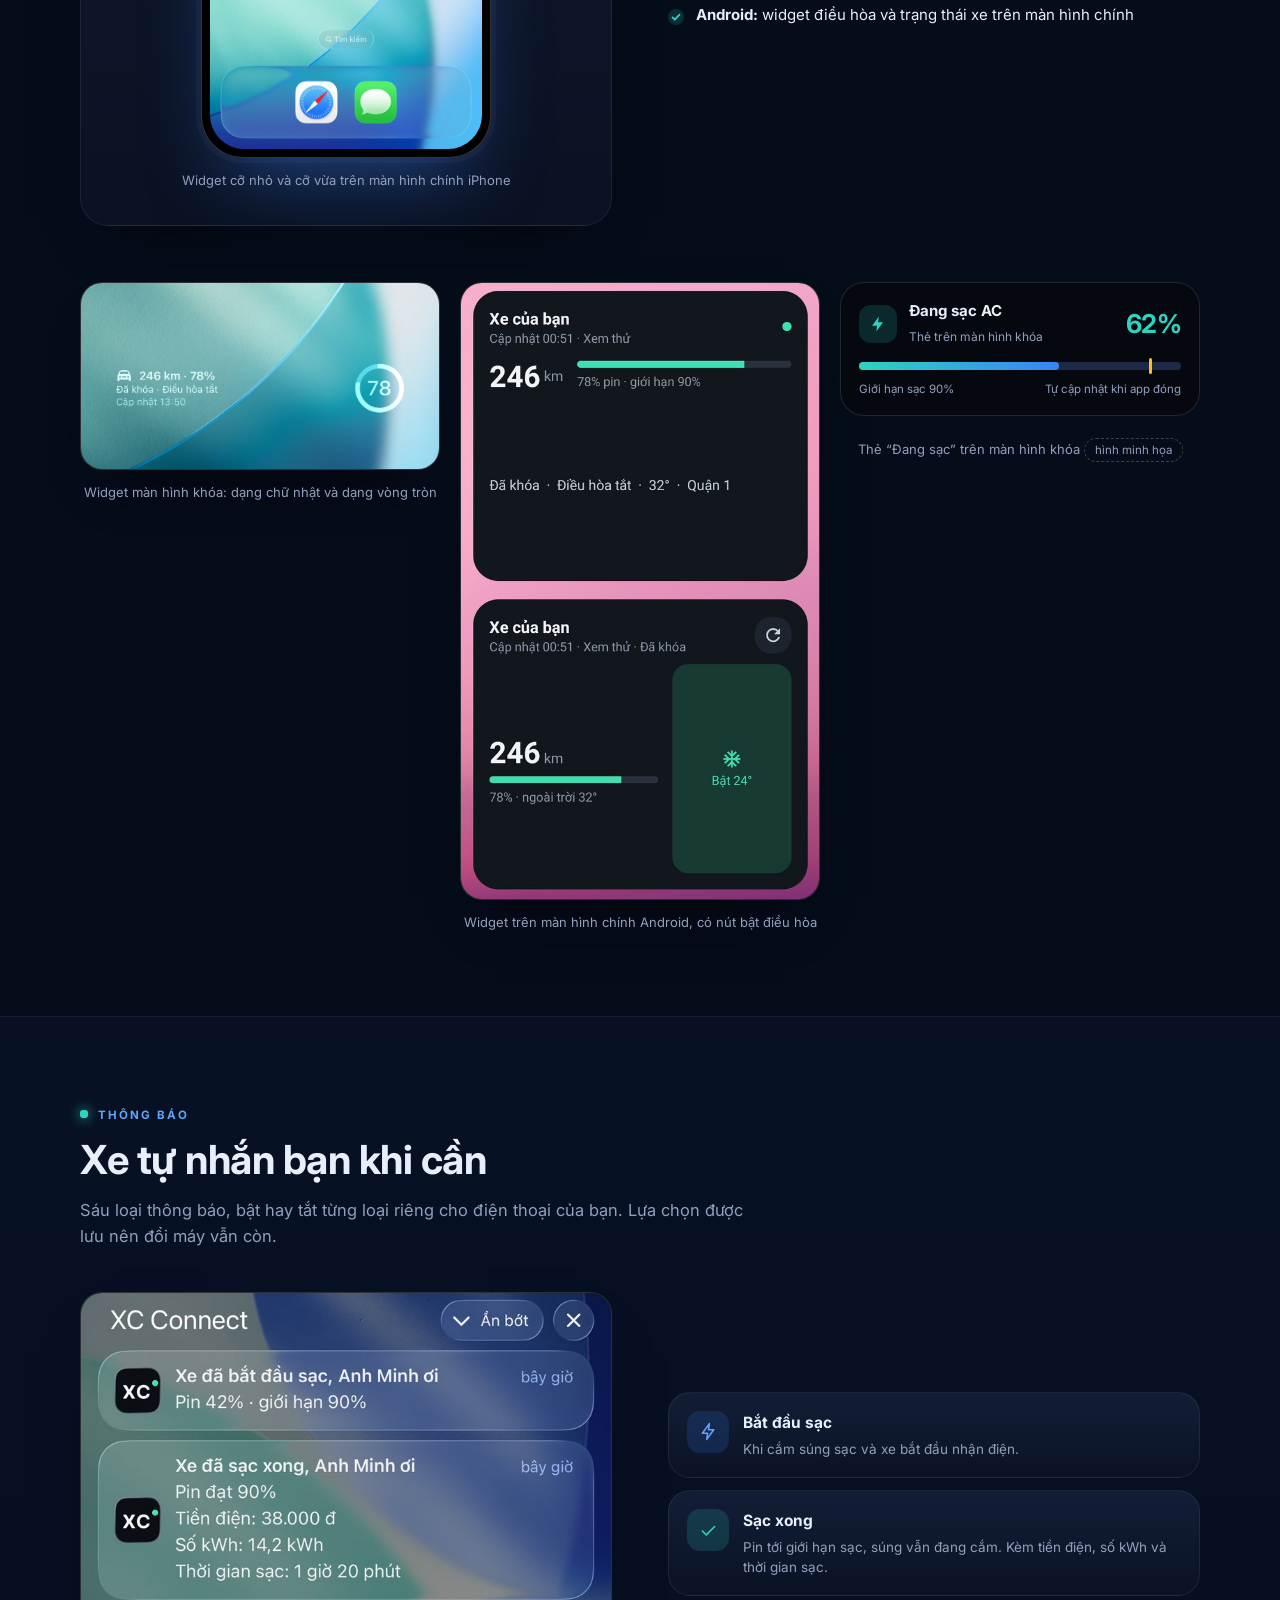
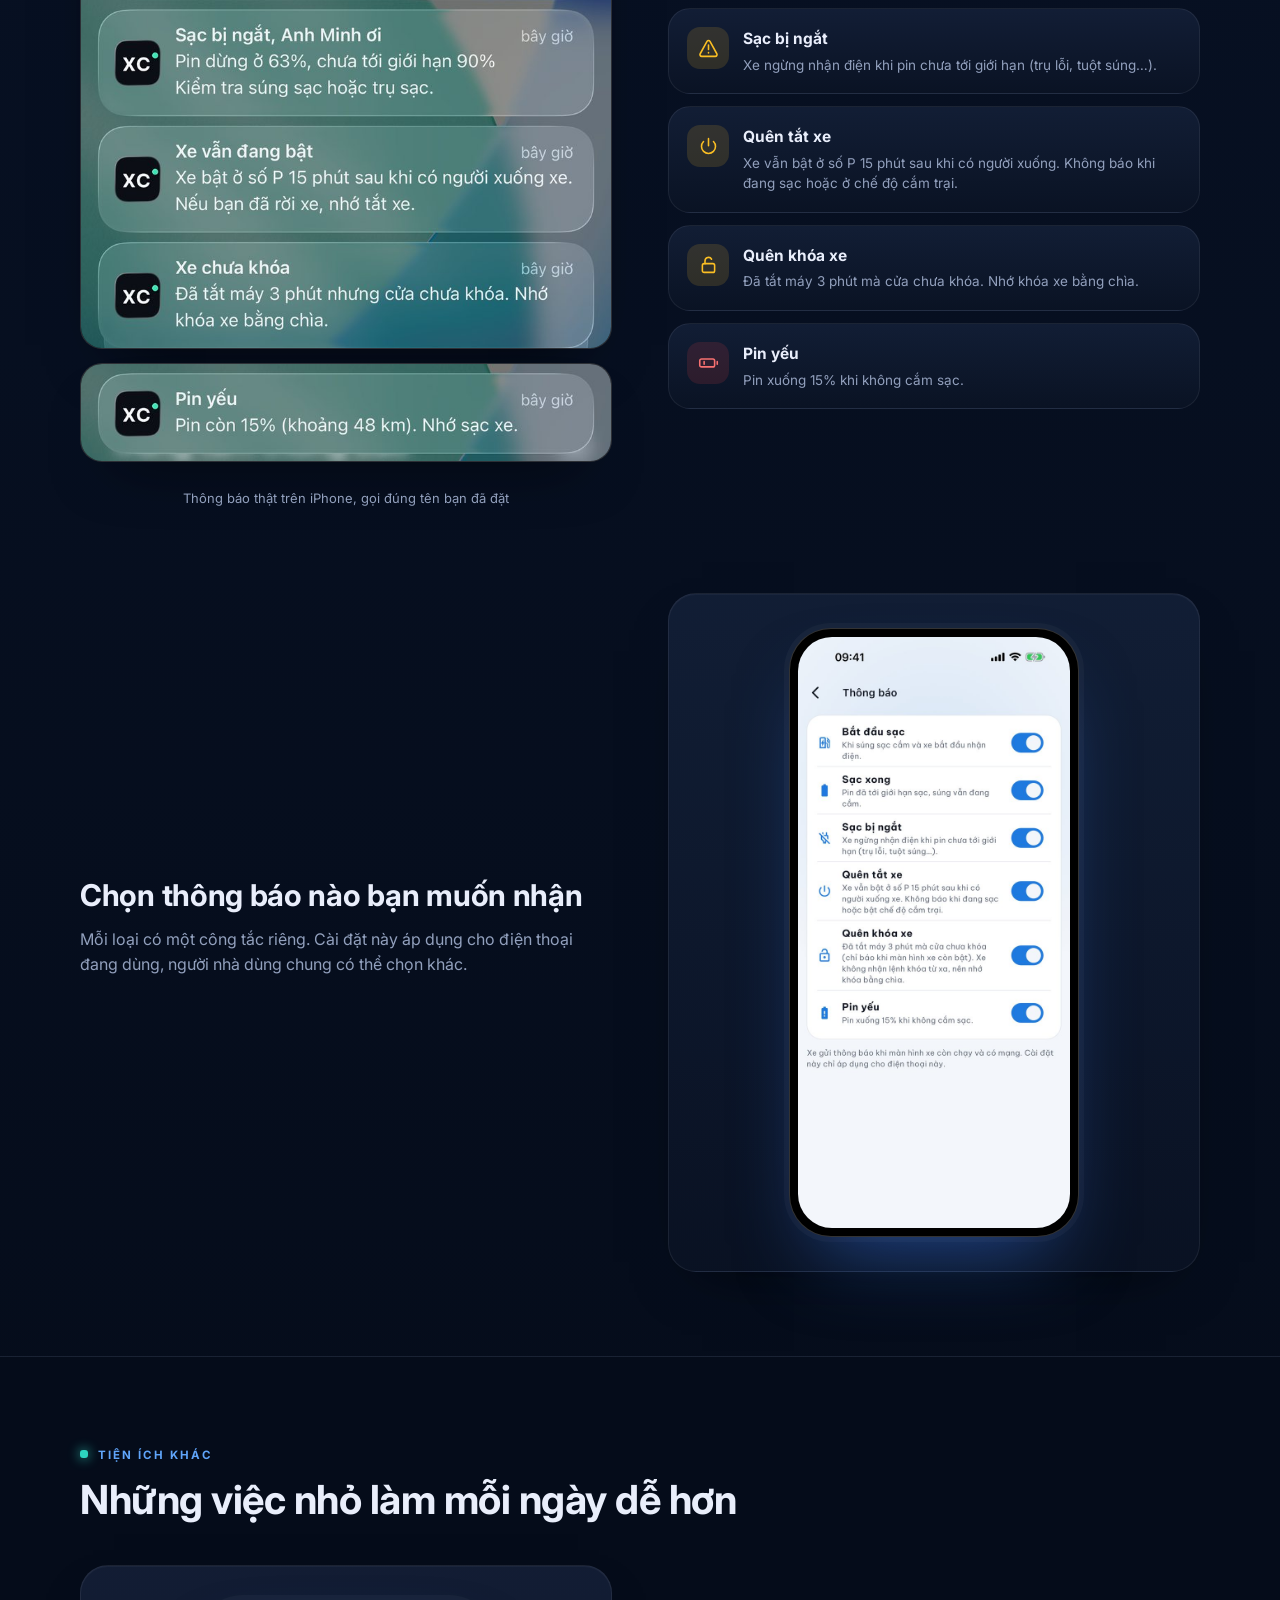
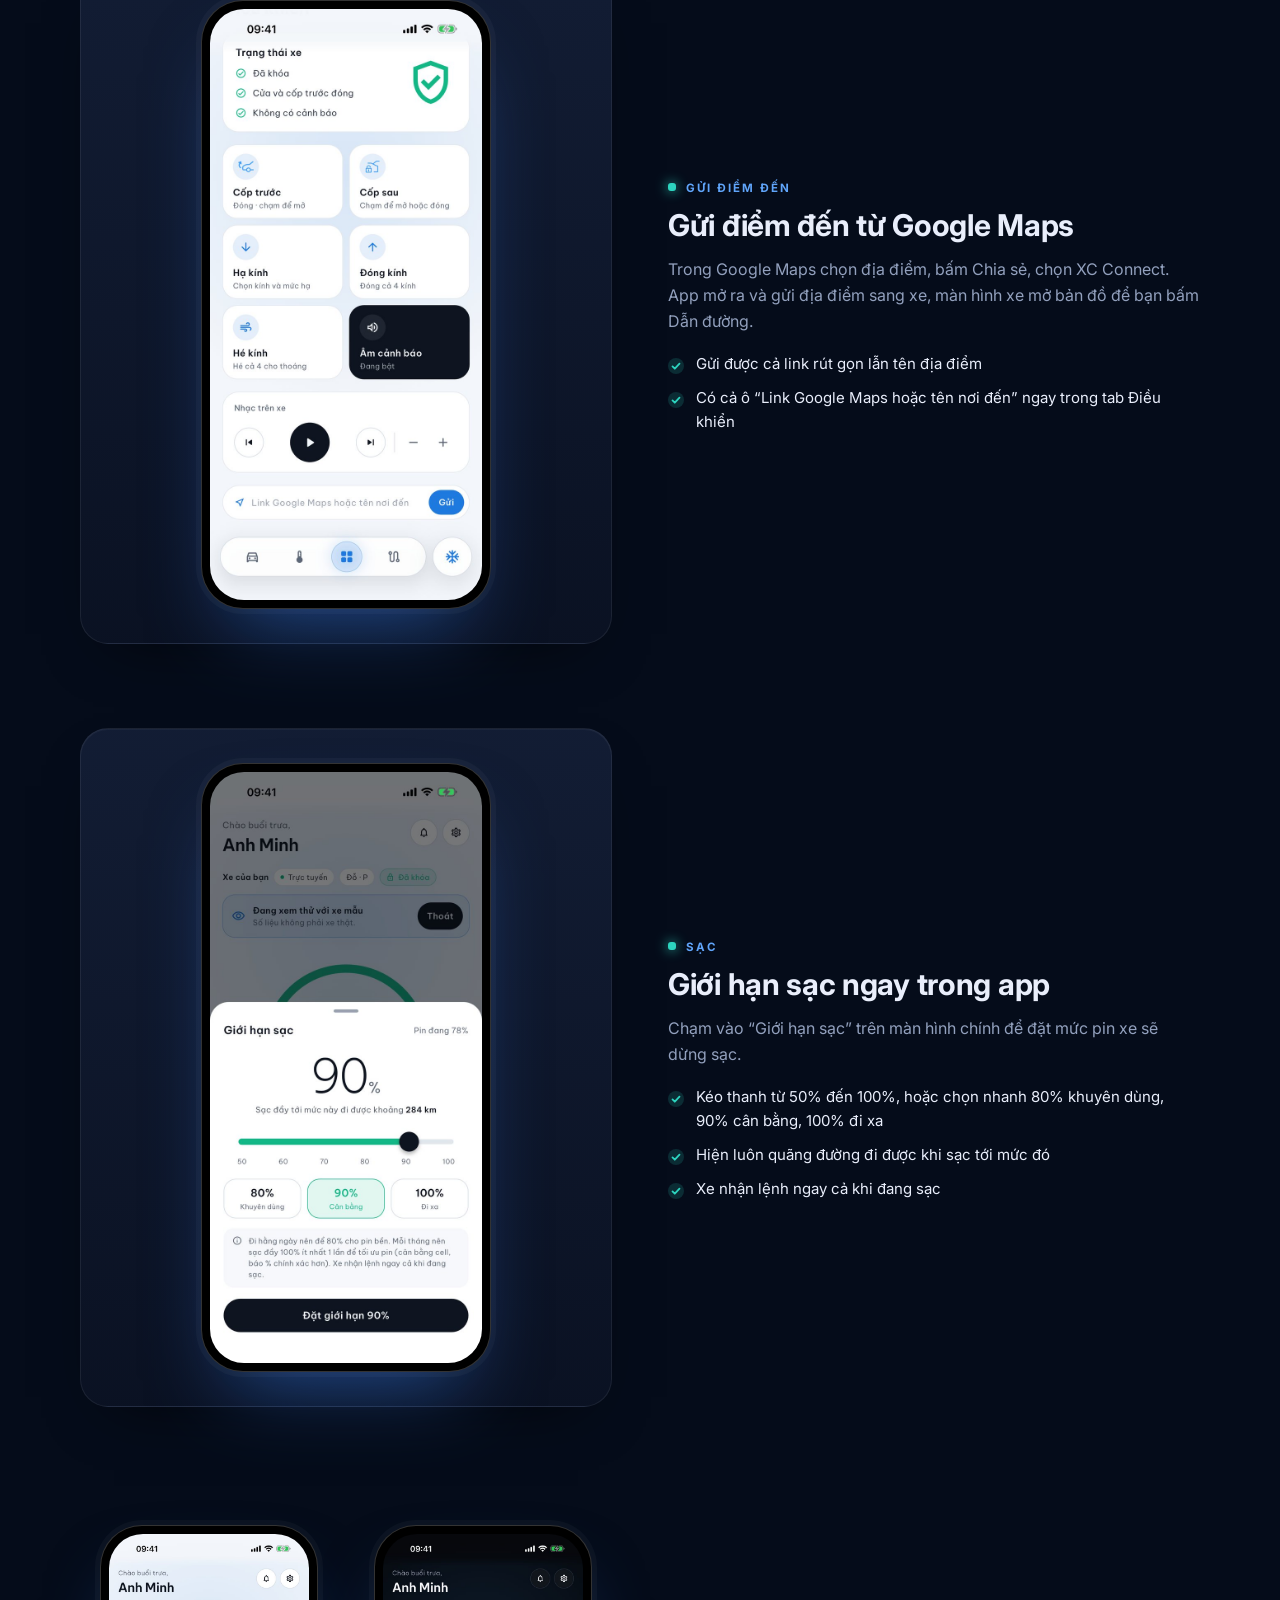
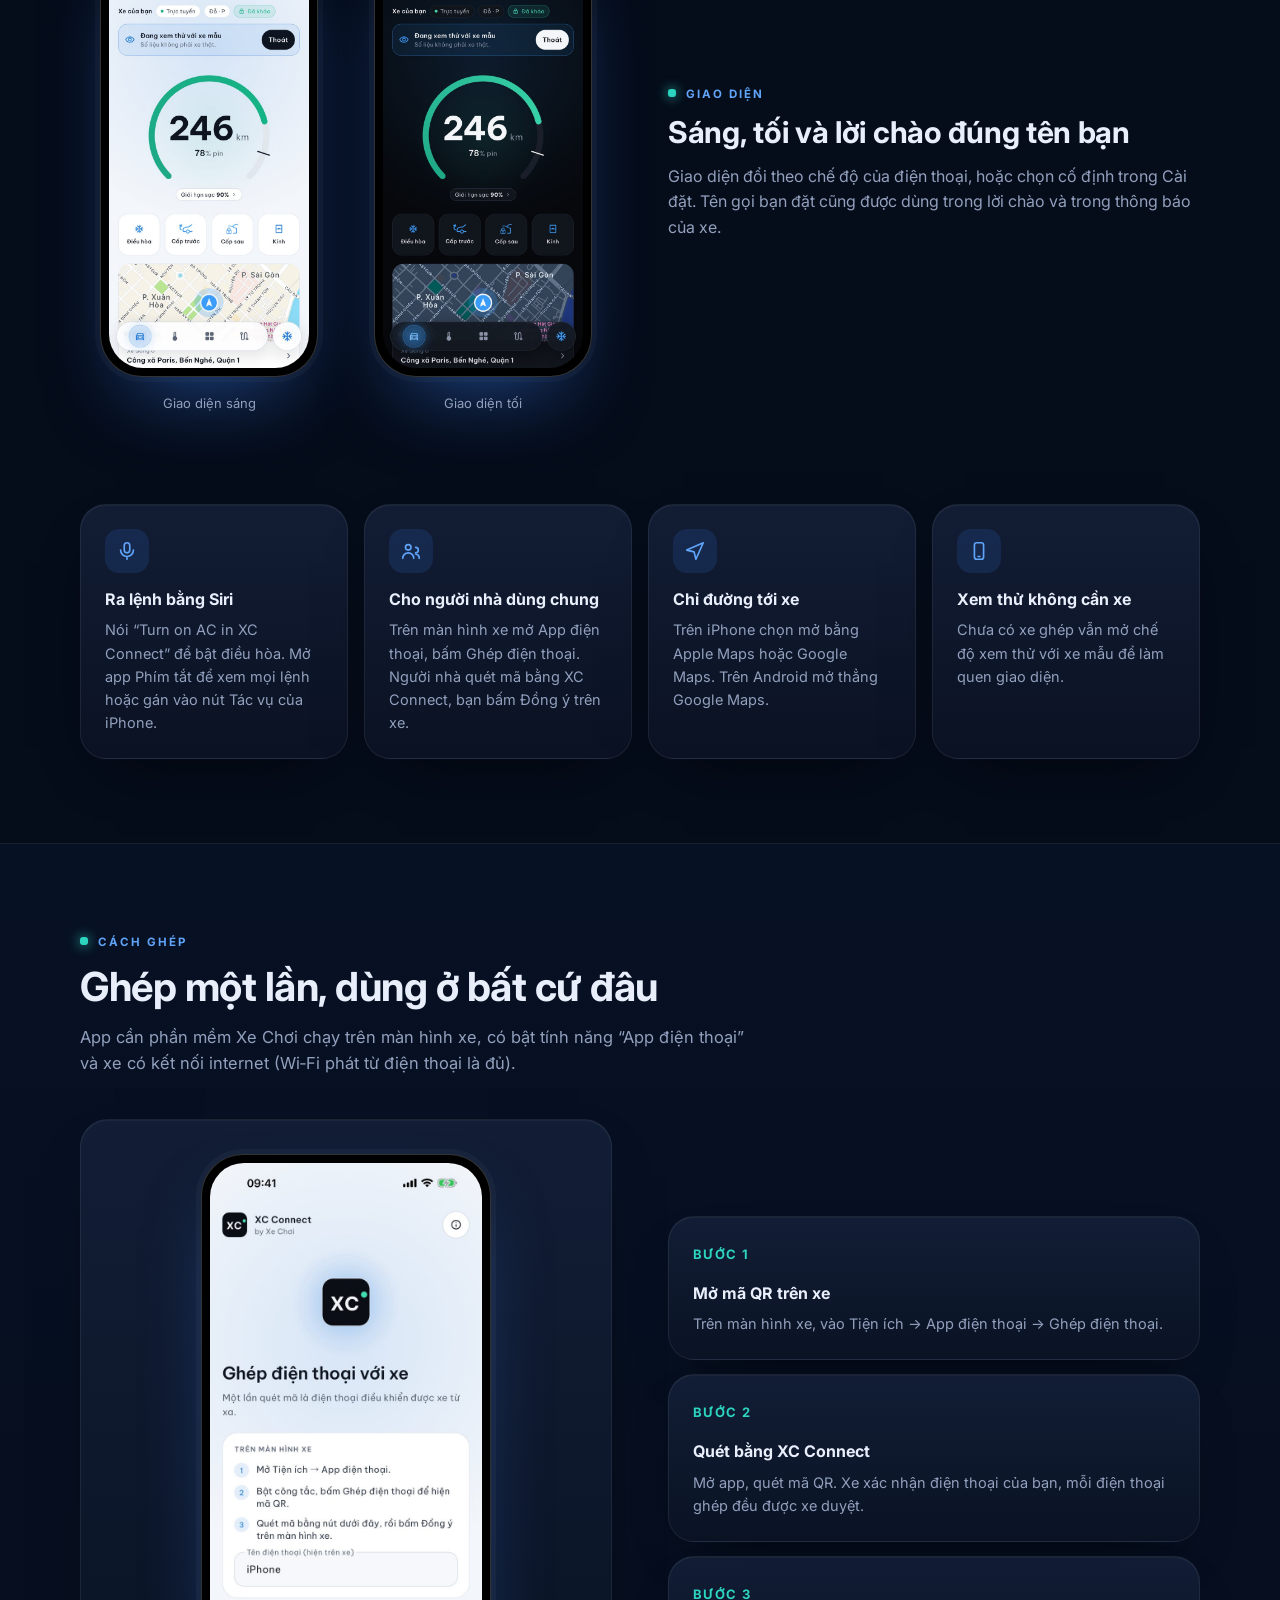
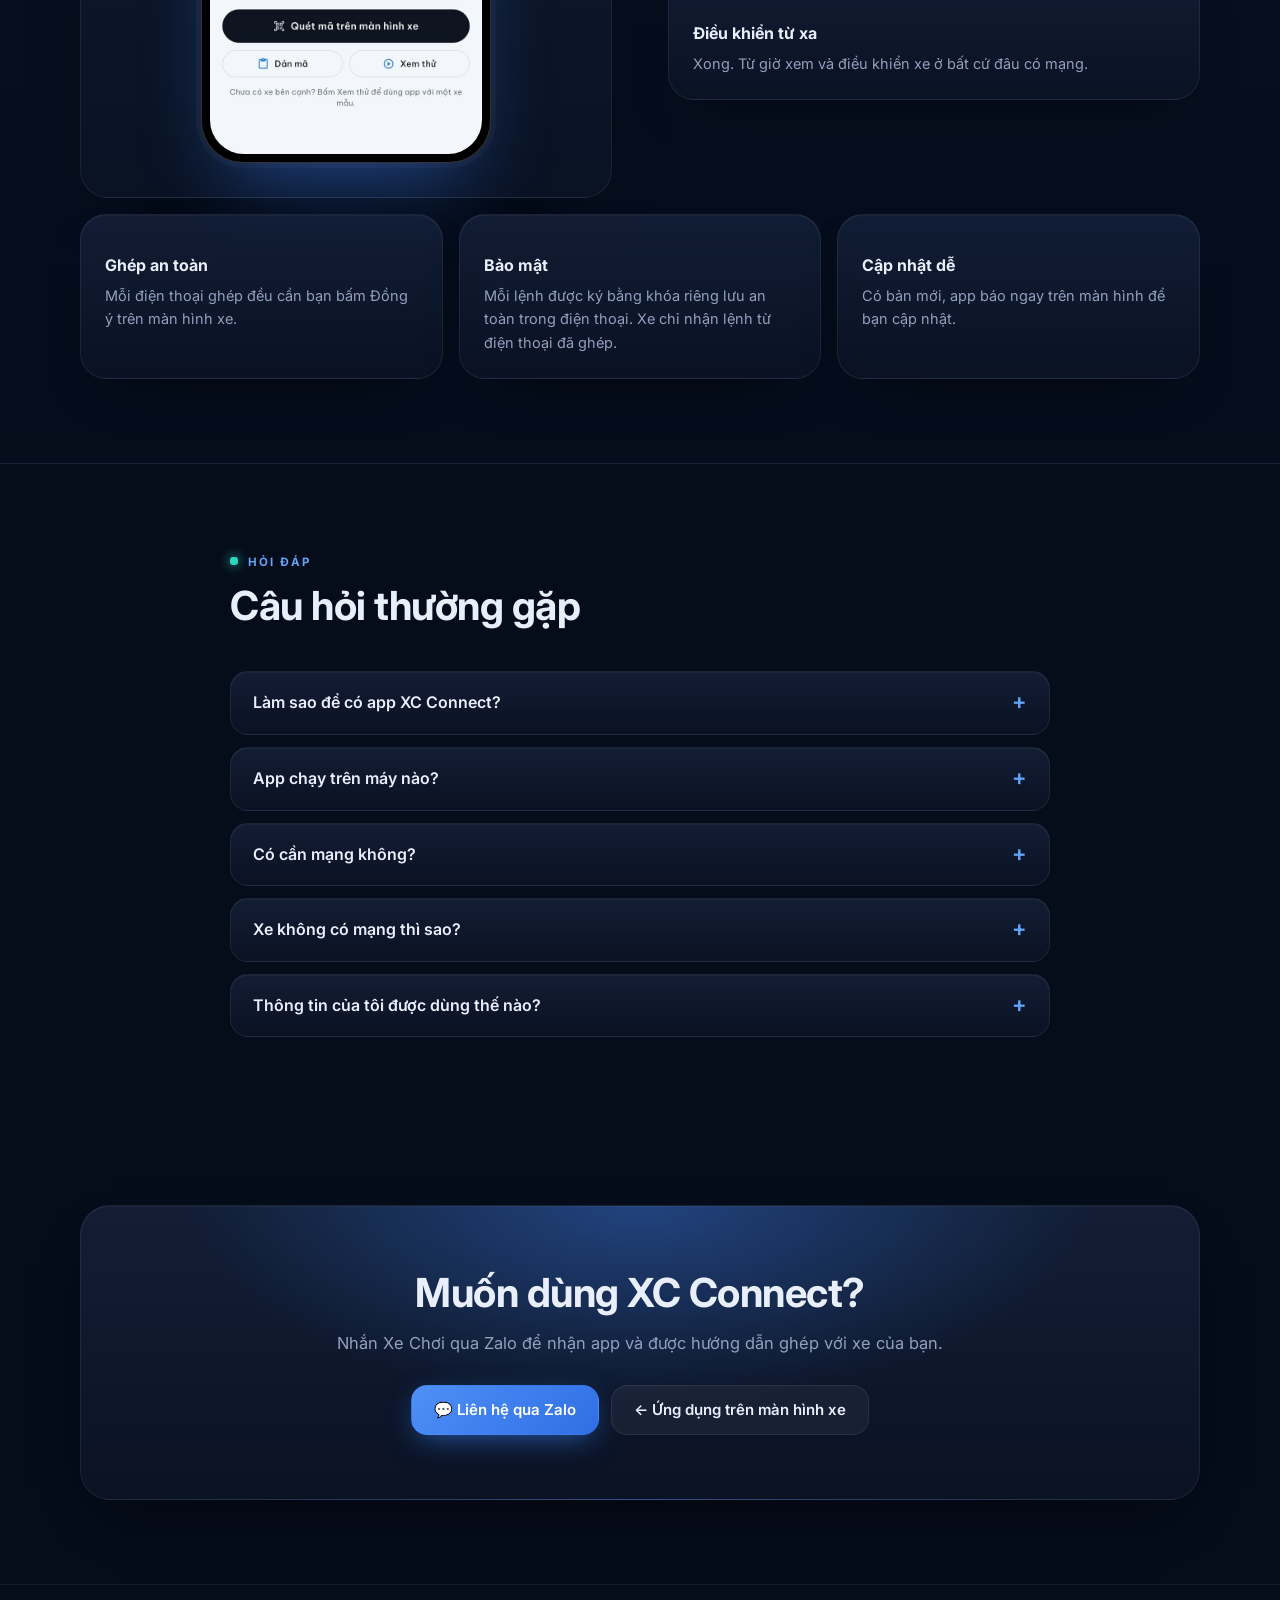
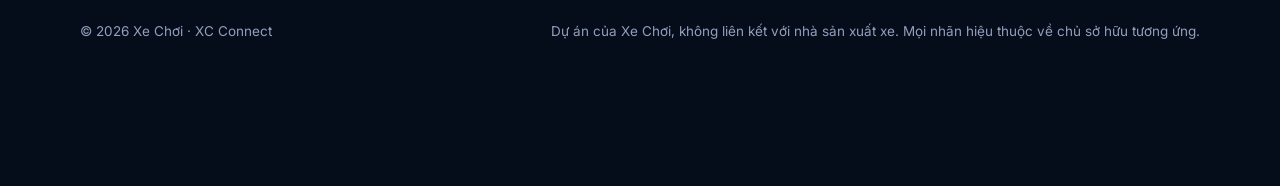
<file: xc-connect.html>
<!doctype html>
<html lang="vi">
<head>
<meta charset="utf-8">
<meta name="viewport" content="width=device-width, initial-scale=1">
<title>XC Connect — Điều khiển xe điện từ xa | Xe Chơi</title>
<meta name="description" content="XC Connect by Xe Chơi: app điện thoại xem pin, quãng đường, bật điều hòa trước khi lên xe, tìm xe trên bản đồ, xem hành trình và sổ sạc. Dành cho iPhone và Android.">
<meta name="theme-color" content="#070b13">
<meta property="og:title" content="XC Connect — Chiếc xe của bạn, ngay trong lòng bàn tay">
<meta property="og:description" content="Xem pin, bật điều hòa trước khi lên xe, tìm xe trên bản đồ, nhận thông báo khi sạc xong.">
<meta property="og:image" content="assets/xc/xe.jpg">
<link rel="icon" href="assets/xc/icon.png">
<link rel="preconnect" href="https://fonts.googleapis.com">
<link rel="preconnect" href="https://fonts.gstatic.com" crossorigin>
<link href="https://fonts.googleapis.com/css2?family=Inter:wght@400;500;600;700;800&display=swap" rel="stylesheet">
<script>document.documentElement.className+=" js"</script>
<link rel="stylesheet" href="style.css?v=15">
</head>
<body>

<header class="top">
  <div class="wrap">
    <div class="top-row">
      <a class="brand" href="index.html">
        <img src="assets/icon.png" alt="">
        <span>EX2 Control</span>
      </a>
      <a class="btn primary sm" href="https://zalo.me/g/duikjiadpf81hpdi1r5x" target="_blank" rel="noopener">Liên hệ Zalo</a>
    </div>
    <nav class="chips" aria-label="Mục lục">
      <a href="index.html">← Ứng dụng</a>
      <a href="phu-kien.html">🛍 Phụ kiện</a>
      <a href="xc-connect.html" class="on">📱 XC Connect</a>
      <a href="#xc-xem">Xem xe</a>
      <a href="#xc-dieu-hoa">Điều hòa</a>
      <a href="#xc-dieu-khien">Điều khiển</a>
      <a href="#xc-hanh-trinh">Hành trình</a>
      <a href="#xc-xe-o-dau">Xe ở đâu</a>
      <a href="#xc-widget">Widget</a>
      <a href="#xc-thong-bao">Thông báo</a>
      <a href="#xc-tien-ich">Tiện ích</a>
      <a href="#xc-ghep">Cách ghép</a>
      <a href="#xc-hoi-dap">Hỏi đáp</a>
    </nav>
  </div>
</header>

<main id="top">

<!-- HERO -->
<section class="hero" id="xc-hero">
  <div class="wrap hero-grid">
    <div>
      <div class="xc-brand"><img src="assets/xc/icon.png" alt="Biểu tượng XC Connect" width="64" height="64"><div><b>XC Connect</b><small>by Xe Chơi</small></div></div>
      <h1>Chiếc xe của bạn, <em>ngay trong lòng bàn tay</em></h1>
      <p class="lead">Xem pin, bật điều hòa trước khi lên xe, tìm xe trên bản đồ và nhận thông báo khi sạc xong. App điện thoại đi kèm phần mềm Xe Chơi trên màn hình xe.</p>
      <div class="cta">
        <a class="btn primary" href="https://zalo.me/g/duikjiadpf81hpdi1r5x" target="_blank" rel="noopener">💬 Nhận app qua Zalo</a>
        <a class="btn ghost" href="#xc-xem">Xem tính năng</a>
      </div>
      <div class="status" aria-hidden="true"><span>iPhone</span><span>Android</span><span class="g">Bản 1.0.4</span><span class="g">Có chế độ xem thử</span></div>
    </div>
    <div class="phones rv">
      <figure class="phone"><img src="assets/xc/xe.jpg" alt="Màn hình Xe của XC Connect: pin, quãng đường, trạng thái khóa, bản đồ" width="1000" height="2000"></figure>
      <figure class="phone p2"><img src="assets/xc/dieu-hoa.jpg" alt="Màn hình Điều hòa của XC Connect" width="1000" height="2000"></figure>
    </div>
  </div>
</section>

<!-- CÓ GÌ MỚI -->
<section id="xc-moi">
  <div class="wrap">
    <div class="head">
      <span class="kicker">Có gì mới · Bản 1.0.4</span>
      <h2>Những điểm mới trong các bản gần đây</h2>
    </div>
    <div class="grid g4">
      <div class="card rv"><div class="ico"><svg viewBox="0 0 24 24"><rect x="3" y="7" width="15" height="10" rx="2"/><path d="M21 11v2M9 10l-2 4h4l-2 4"/></svg></div><h3>Thẻ sạc trên màn hình khóa</h3><p>Theo dõi lần sạc ngay trên màn hình khóa iPhone, tự cập nhật cả khi bạn đã đóng app.</p></div>
      <div class="card rv"><div class="ico"><svg viewBox="0 0 24 24"><path d="M18 8a6 6 0 10-12 0c0 7-3 8-3 8h18s-3-1-3-8M10 20a2 2 0 004 0"/></svg></div><h3>Thông báo gọi tên bạn</h3><p>Xe nhắn đúng tên bạn đã đặt, ví dụ “Xe đã sạc xong, Anh Minh ơi”. Bật tắt từng loại thông báo.</p></div>
      <div class="card rv"><div class="ico"><svg viewBox="0 0 24 24"><path d="M12 21s7-6.5 7-12a7 7 0 10-14 0c0 5.5 7 12 7 12z"/><circle cx="12" cy="9" r="2.5"/></svg></div><h3>Gửi điểm đến từ Google Maps</h3><p>Chia sẻ địa điểm từ Google Maps sang XC Connect, màn hình xe mở bản đồ và dẫn đường tới đó.</p></div>
      <div class="card rv"><div class="ico"><svg viewBox="0 0 24 24"><path d="M3 11l18-8-8 18-2-8z"/></svg></div><h3>Chọn Apple Maps hoặc Google Maps</h3><p>Trên iPhone, “Chỉ đường tới xe” cho bạn chọn mở bằng Apple Maps hay Google Maps.</p></div>
    </div>
  </div>
</section>

<!-- XEM XE -->
<section id="xc-xem" class="alt">
  <div class="wrap">
    <div class="head">
      <span class="kicker">Xem xe</span>
      <h2>Biết ngay xe đang thế nào</h2>
    </div>
    <div class="row">
      <div class="gfx rv phone-box"><figure class="phone"><img src="assets/xc/xe.jpg" alt="Màn hình Xe: vòng pin 78%, còn 246 km, đã khóa" loading="lazy" width="1000" height="2000"></figure></div>
      <div class="copy rv">
        <h3>Pin, quãng đường và trạng thái xe</h3>
        <ul class="ticks">
          <li>% pin, số km còn đi được và giới hạn sạc</li>
          <li>Xe đang khóa hay chưa, cửa và cốp trước đóng hay mở</li>
          <li>Đang đỗ hay đang chạy, tốc độ hiện tại</li>
          <li>Xe trực tuyến hay không, cập nhật liên tục</li>
          <li>Bản đồ nhỏ ngay trên màn hình chính cho biết xe đang ở đâu</li>
        </ul>
      </div>
    </div>
  </div>
</section>

<!-- ĐIỀU HÒA -->
<section id="xc-dieu-hoa">
  <div class="wrap">
    <div class="row rev">
      <div class="copy rv">
        <span class="kicker">Điều hòa</span>
        <h3>Bật điều hòa trước khi lên xe</h3>
        <p>Ra bãi xe trong cái nắng 32 độ? Mở app, chọn nhiệt độ và để xe mát sẵn.</p>
        <ul class="ticks">
          <li>Bật, tắt điều hòa từ xa</li>
          <li>Chỉnh nhiệt độ và tốc độ quạt</li>
          <li>Chọn hướng gió: mặt, chân, sấy kính</li>
          <li>Gió trong hoặc gió ngoài</li>
        </ul>
      </div>
      <div class="gfx rv phone-box"><figure class="phone"><img src="assets/xc/dieu-hoa.jpg" alt="Màn hình Điều hòa: 24 độ, quạt 3, hướng gió mặt" loading="lazy" width="1000" height="2000"></figure></div>
    </div>
  </div>
</section>

<!-- ĐIỀU KHIỂN -->
<section id="xc-dieu-khien" class="alt">
  <div class="wrap">
    <div class="row">
      <div class="gfx rv phone-box"><figure class="phone"><img src="assets/xc/dieu-khien.jpg" alt="Màn hình Điều khiển: cốp, kính, âm cảnh báo, nhạc trên xe" loading="lazy" width="1000" height="2000"></figure></div>
      <div class="copy rv">
        <span class="kicker">Điều khiển</span>
        <h3>Cốp, kính, nhạc — chạm là xong</h3>
        <ul class="ticks">
          <li>Mở, đóng cốp trước và cốp sau</li>
          <li>Hạ, đóng kính hoặc hé cả bốn kính cho thoáng</li>
          <li>Bật, tắt âm cảnh báo</li>
          <li>Điều khiển nhạc trên xe: phát, chuyển bài, chỉnh âm lượng</li>
          <li>Gửi điểm đến: dán link Google Maps hoặc nhập tên nơi đến, xe tự dẫn đường</li>
          <li>Thẻ trạng thái xác nhận khóa, cửa, cốp và cảnh báo</li>
        </ul>
      </div>
    </div>
  </div>
</section>

<!-- HÀNH TRÌNH -->
<section id="xc-hanh-trinh">
  <div class="wrap">
    <div class="head">
      <span class="kicker">Hành trình &amp; Sổ sạc</span>
      <h2>Biết rõ mỗi chuyến đi tốn bao nhiêu điện</h2>
      <p class="sub">Chuyến đi và lần sạc được ghi lại, xem theo 7 ngày, 30 ngày hoặc 3 tháng.</p>
    </div>
    <div class="grid g2 phones2">
      <div class="gfx rv phone-box">
        <figure class="phone"><img src="assets/xc/hanh-trinh.jpg" alt="Hành trình: 129 km trong 7 ngày, tiêu thụ 11,5 kWh/100 km" loading="lazy" width="1000" height="2000"></figure>
        <p class="cap">Chuyến đi: quãng đường, mức tiêu thụ, biểu đồ theo ngày</p>
      </div>
      <div class="gfx rv phone-box">
        <figure class="phone"><img src="assets/xc/so-sac.jpg" alt="Sổ sạc: điện đã sạc, tiền điện, sạc AC và DC" loading="lazy" width="1000" height="2000"></figure>
        <p class="cap">Sổ sạc: kWh, tiền điện, sạc chậm AC hay sạc nhanh DC</p>
      </div>
    </div>
  </div>
</section>

<!-- XE Ở ĐÂU -->
<section id="xc-xe-o-dau" class="alt">
  <div class="wrap">
    <div class="row rev">
      <div class="copy rv">
        <span class="kicker">Xe ở đâu</span>
        <h3>Tìm xe giữa bãi đỗ đông người</h3>
        <ul class="ticks">
          <li>Vị trí xe hiện trên bản đồ, kèm địa chỉ</li>
          <li>Biết xe đang đứng yên hay đang chạy, cập nhật lần cuối khi nào</li>
          <li>Pin và quãng đường còn đi ngay trên bảng thông tin</li>
          <li>Một chạm “Chỉ đường tới xe”</li>
          <li>Nhận thông báo khi bắt đầu sạc và khi sạc xong</li>
        </ul>
      </div>
      <div class="gfx rv phone-box"><figure class="phone"><img src="assets/xc/xe-o-dau.jpg" alt="Màn hình Xe ở đâu: bản đồ, vị trí xe, nút Chỉ đường tới xe" loading="lazy" width="1000" height="2000"></figure></div>
    </div>
  </div>
</section>

<!-- WIDGET & THẺ SẠC -->
<section id="xc-widget">
  <div class="wrap">
    <div class="head">
      <span class="kicker">Widget &amp; thẻ sạc</span>
      <h2>Xem xe mà không cần mở app</h2>
      <p class="sub">Pin, quãng đường và điều hòa ngay trên màn hình chính, màn hình khóa và Trung tâm điều khiển.</p>
    </div>
    <div class="row">
      <div class="gfx rv phone-box"><figure class="phone real"><img src="assets/xc/real/home-widgets.jpg" alt="Màn hình chính iPhone có hai widget XC Connect: vòng pin 246 km 78% và thanh pin kèm trạng thái khóa, điều hòa, nhiệt độ, vị trí" loading="lazy" width="660" height="1434"></figure><p class="cap">Widget cỡ nhỏ và cỡ vừa trên màn hình chính iPhone</p></div>
      <div class="copy rv">
        <h3>Widget, thẻ sạc và nút điều hòa</h3>
        <ul class="ticks">
          <li><b>Widget màn hình chính:</b> pin, quãng đường và điều hòa, chọn kiểu hiển thị bạn thích (iPhone cỡ nhỏ và vừa)</li>
          <li><b>Widget màn hình khóa:</b> pin và quãng đường ngay khi nhìn vào điện thoại</li>
          <li><b>Thẻ “Đang sạc” (Live Activity):</b> theo dõi lần sạc trên màn hình khóa, tự mở khi bắt đầu sạc và tự cập nhật cả khi bạn đã đóng app</li>
          <li><b>Nút điều hòa ở Trung tâm điều khiển:</b> bật, tắt điều hòa xe chỉ bằng một chạm (iPhone)</li>
          <li><b>Android:</b> widget điều hòa và trạng thái xe trên màn hình chính</li>
        </ul>
      </div>
    </div>
    <div class="shots3">
      <figure class="rv"><div class="shot"><img src="assets/xc/real/lock-widgets.jpg" alt="Widget màn hình khóa iPhone: 246 km, 78%, đã khóa, điều hòa tắt, và vòng tròn 78" loading="lazy" width="900" height="469"></div><p class="cap">Widget màn hình khóa: dạng chữ nhật và dạng vòng tròn</p></figure>
      <figure class="rv"><div class="shot"><img src="assets/xc/real/android-widgets.jpg" alt="Hai widget XC Connect trên màn hình chính Android: pin 246 km, nút bật điều hòa 24 độ" loading="lazy" width="600" height="1032"></div><p class="cap">Widget trên màn hình chính Android, có nút bật điều hòa</p></figure>
      <figure class="rv">
        <div class="live">
          <div class="live-h"><span class="live-ic"><svg viewBox="0 0 24 24"><path d="M13 3L5 14h6l-1 7 8-11h-6z"/></svg></span><div><b>Đang sạc AC</b><small>Thẻ trên màn hình khóa</small></div><strong>62%</strong></div>
          <div class="live-bar"><u style="width:62%"></u><s style="left:90%"></s></div>
          <div class="live-f"><span>Giới hạn sạc 90%</span><span>Tự cập nhật khi app đóng</span></div>
        </div>
        <p class="cap">Thẻ “Đang sạc” trên màn hình khóa <span class="tag-demo">hình minh họa</span></p>
      </figure>
    </div>
  </div>
</section>

<!-- THÔNG BÁO -->
<section id="xc-thong-bao" class="alt">
  <div class="wrap">
    <div class="head">
      <span class="kicker">Thông báo</span>
      <h2>Xe tự nhắn bạn khi cần</h2>
      <p class="sub">Sáu loại thông báo, bật hay tắt từng loại riêng cho điện thoại của bạn. Lựa chọn được lưu nên đổi máy vẫn còn.</p>
    </div>
    <div class="row">
      <div class="shots rv">
        <figure class="shot"><img src="assets/xc/real/notif-stack.jpg" alt="Thông báo XC Connect trên màn hình khóa iPhone: bắt đầu sạc, sạc xong kèm tiền điện và kWh, sạc bị ngắt, xe vẫn đang bật, xe chưa khóa" loading="lazy" width="760" height="940"></figure>
        <figure class="shot"><img src="assets/xc/real/notif-low.jpg" alt="Thông báo Pin yếu: pin còn 15%, khoảng 48 km, nhớ sạc xe" loading="lazy" width="760" height="139"></figure>
        <p class="cap">Thông báo thật trên iPhone, gọi đúng tên bạn đã đặt</p>
      </div>
      <div class="notis col">
        <div class="noti rv"><span class="ni"><svg viewBox="0 0 24 24"><path d="M13 3L5 14h6l-1 7 8-11h-6z"/></svg></span><div><b>Bắt đầu sạc</b><small>Khi cắm súng sạc và xe bắt đầu nhận điện.</small></div></div>
        <div class="noti rv"><span class="ni ok"><svg viewBox="0 0 24 24"><path d="M5 12.5l4.5 4.5L19 7.500"/></svg></span><div><b>Sạc xong</b><small>Pin tới giới hạn sạc, súng vẫn đang cắm. Kèm tiền điện, số kWh và thời gian sạc.</small></div></div>
        <div class="noti rv"><span class="ni warn"><svg viewBox="0 0 24 24"><path d="M12 8v5M12 16.5v.5M10.3 3.900L2.500 18a2 2 0 001.700 3h15.600a2 2 0 001.700-3L13.700 3.900a2 2 0 00-3.400 0z"/></svg></span><div><b>Sạc bị ngắt</b><small>Xe ngừng nhận điện khi pin chưa tới giới hạn (trụ lỗi, tuột súng…).</small></div></div>
        <div class="noti rv"><span class="ni warn"><svg viewBox="0 0 24 24"><path d="M12 3v8M6.300 6.300a8 8 0 1011.400 0"/></svg></span><div><b>Quên tắt xe</b><small>Xe vẫn bật ở số P 15 phút sau khi có người xuống. Không báo khi đang sạc hoặc ở chế độ cắm trại.</small></div></div>
        <div class="noti rv"><span class="ni warn"><svg viewBox="0 0 24 24"><rect x="5" y="11" width="14" height="10" rx="2"/><path d="M8 11V8a4 4 0 017.500-2"/></svg></span><div><b>Quên khóa xe</b><small>Đã tắt máy 3 phút mà cửa chưa khóa. Nhớ khóa xe bằng chìa.</small></div></div>
        <div class="noti rv"><span class="ni bad"><svg viewBox="0 0 24 24"><rect x="2" y="8" width="17" height="9" rx="2"/><path d="M22 11v3M7 11v3"/></svg></span><div><b>Pin yếu</b><small>Pin xuống 15% khi không cắm sạc.</small></div></div>
      </div>
    </div>
    <div class="row">
      <div class="copy rv">
        <h3>Chọn thông báo nào bạn muốn nhận</h3>
        <p>Mỗi loại có một công tắc riêng. Cài đặt này áp dụng cho điện thoại đang dùng, người nhà dùng chung có thể chọn khác.</p>
      </div>
      <div class="gfx rv phone-box"><figure class="phone real"><img src="assets/xc/real/notif-settings.jpg" alt="Màn hình Thông báo: sáu công tắc bật tắt từng loại thông báo" loading="lazy" width="660" height="1434"></figure></div>
    </div>
  </div>
</section>

<!-- TIỆN ÍCH KHÁC -->
<section id="xc-tien-ich">
  <div class="wrap">
    <div class="head">
      <span class="kicker">Tiện ích khác</span>
      <h2>Những việc nhỏ làm mỗi ngày dễ hơn</h2>
    </div>
    <div class="row">
      <div class="gfx rv phone-box"><figure class="phone real"><img src="assets/xc/real/send-place.jpg" alt="Tab Điều khiển có ô Link Google Maps hoặc tên nơi đến và nút Gửi" loading="lazy" width="660" height="1434"></figure></div>
      <div class="copy rv">
        <span class="kicker">Gửi điểm đến</span>
        <h3>Gửi điểm đến từ Google Maps</h3>
        <p>Trong Google Maps chọn địa điểm, bấm Chia sẻ, chọn XC Connect. App mở ra và gửi địa điểm sang xe, màn hình xe mở bản đồ để bạn bấm Dẫn đường.</p>
        <ul class="ticks">
          <li>Gửi được cả link rút gọn lẫn tên địa điểm</li>
          <li>Có cả ô “Link Google Maps hoặc tên nơi đến” ngay trong tab Điều khiển</li>
        </ul>
      </div>
    </div>
    <div class="row rev">
      <div class="copy rv">
        <span class="kicker">Sạc</span>
        <h3>Giới hạn sạc ngay trong app</h3>
        <p>Chạm vào “Giới hạn sạc” trên màn hình chính để đặt mức pin xe sẽ dừng sạc.</p>
        <ul class="ticks">
          <li>Kéo thanh từ 50% đến 100%, hoặc chọn nhanh 80% khuyên dùng, 90% cân bằng, 100% đi xa</li>
          <li>Hiện luôn quãng đường đi được khi sạc tới mức đó</li>
          <li>Xe nhận lệnh ngay cả khi đang sạc</li>
        </ul>
      </div>
      <div class="gfx rv phone-box"><figure class="phone real"><img src="assets/xc/real/limit.jpg" alt="Bảng Giới hạn sạc: 90%, sạc đầy tới mức này đi được khoảng 284 km, ba mức nhanh 80, 90, 100 phần trăm" loading="lazy" width="660" height="1434"></figure></div>
    </div>
    <div class="row">
      <div class="gfx rv plain phones2 pair">
        <div class="grid g2 phones2">
          <div class="phone-box"><figure class="phone real"><img src="assets/xc/real/home-light.jpg" alt="Màn hình chính giao diện sáng, lời chào đúng tên người dùng" loading="lazy" width="660" height="1434"></figure><p class="cap">Giao diện sáng</p></div>
          <div class="phone-box"><figure class="phone real"><img src="assets/xc/real/home-dark.jpg" alt="Màn hình chính giao diện tối" loading="lazy" width="660" height="1434"></figure><p class="cap">Giao diện tối</p></div>
        </div>
      </div>
      <div class="copy rv">
        <span class="kicker">Giao diện</span>
        <h3>Sáng, tối và lời chào đúng tên bạn</h3>
        <p>Giao diện đổi theo chế độ của điện thoại, hoặc chọn cố định trong Cài đặt. Tên gọi bạn đặt cũng được dùng trong lời chào và trong thông báo của xe.</p>
      </div>
    </div>
    <div class="grid g4" style="margin-top:56px">
      <div class="card rv"><div class="ico"><svg viewBox="0 0 24 24"><rect x="9" y="3" width="6" height="11" rx="3"/><path d="M5 11a7 7 0 0014 0M12 18v3"/></svg></div><h3>Ra lệnh bằng Siri</h3><p>Nói “Turn on AC in XC Connect” để bật điều hòa. Mở app Phím tắt để xem mọi lệnh hoặc gán vào nút Tác vụ của iPhone.</p></div>
      <div class="card rv"><div class="ico"><svg viewBox="0 0 24 24"><circle cx="9" cy="8" r="3"/><path d="M3 20a6 6 0 0112 0M17 8a3 3 0 010 6M21 20a5 5 0 00-4-4.900"/></svg></div><h3>Cho người nhà dùng chung</h3><p>Trên màn hình xe mở App điện thoại, bấm Ghép điện thoại. Người nhà quét mã bằng XC Connect, bạn bấm Đồng ý trên xe.</p></div>
      <div class="card rv"><div class="ico"><svg viewBox="0 0 24 24"><path d="M3 11l18-8-8 18-2-8z"/></svg></div><h3>Chỉ đường tới xe</h3><p>Trên iPhone chọn mở bằng Apple Maps hoặc Google Maps. Trên Android mở thẳng Google Maps.</p></div>
      <div class="card rv"><div class="ico"><svg viewBox="0 0 24 24"><rect x="7" y="3" width="10" height="18" rx="2.5"/><path d="M11 18h2"/></svg></div><h3>Xem thử không cần xe</h3><p>Chưa có xe ghép vẫn mở chế độ xem thử với xe mẫu để làm quen giao diện.</p></div>
    </div>
  </div>
</section>

<!-- CÁCH GHÉP -->
<section id="xc-ghep" class="alt">
  <div class="wrap">
    <div class="head">
      <span class="kicker">Cách ghép</span>
      <h2>Ghép một lần, dùng ở bất cứ đâu</h2>
      <p class="sub">App cần phần mềm Xe Chơi chạy trên màn hình xe, có bật tính năng “App điện thoại” và xe có kết nối internet (Wi‑Fi phát từ điện thoại là đủ).</p>
    </div>
    <div class="row">
      <div class="gfx rv phone-box"><figure class="phone real"><img src="assets/xc/real/pair.jpg" alt="Màn hình Ghép điện thoại với xe: ba bước, nút quét mã trên màn hình xe, dán mã, xem thử" loading="lazy" width="660" height="1434"></figure></div>
      <div class="steps-col">
      <div class="card rv"><span class="step-n">BƯỚC 1</span><h3>Mở mã QR trên xe</h3><p>Trên màn hình xe, vào Tiện ích → App điện thoại → Ghép điện thoại.</p></div>
      <div class="card rv"><span class="step-n">BƯỚC 2</span><h3>Quét bằng XC Connect</h3><p>Mở app, quét mã QR. Xe xác nhận điện thoại của bạn, mỗi điện thoại ghép đều được xe duyệt.</p></div>
      <div class="card rv"><span class="step-n">BƯỚC 3</span><h3>Điều khiển từ xa</h3><p>Xong. Từ giờ xem và điều khiển xe ở bất cứ đâu có mạng.</p></div>
      </div>
    </div>
    <div class="grid g3" style="margin-top:16px">
      <div class="card rv"><h3>Ghép an toàn</h3><p>Mỗi điện thoại ghép đều cần bạn bấm Đồng ý trên màn hình xe.</p></div>
      <div class="card rv"><h3>Bảo mật</h3><p>Mỗi lệnh được ký bằng khóa riêng lưu an toàn trong điện thoại. Xe chỉ nhận lệnh từ điện thoại đã ghép.</p></div>
      <div class="card rv"><h3>Cập nhật dễ</h3><p>Có bản mới, app báo ngay trên màn hình để bạn cập nhật.</p></div>
    </div>
  </div>
</section>

<!-- HỎI ĐÁP -->
<section id="xc-hoi-dap">
  <div class="wrap" style="max-width:820px">
    <div class="head">
      <span class="kicker">Hỏi đáp</span>
      <h2>Câu hỏi thường gặp</h2>
    </div>
    <details>
      <summary>Làm sao để có app XC Connect?</summary>
      <p>Nhắn Xe Chơi qua Zalo. Bạn sẽ được gửi hướng dẫn cài app cho iPhone hoặc Android và cách bật tính năng trên xe.</p>
    </details>
    <details>
      <summary>App chạy trên máy nào?</summary>
      <p>iPhone và điện thoại Android. Xe cần dùng phần mềm Xe Chơi trên màn hình.</p>
    </details>
    <details>
      <summary>Có cần mạng không?</summary>
      <p>Có. Điện thoại cần có mạng, và xe cần kết nối internet (Wi‑Fi hoặc điểm phát từ điện thoại) để nhận lệnh và gửi trạng thái.</p>
    </details>
    <details>
      <summary>Xe không có mạng thì sao?</summary>
      <p>App hiển thị xe ngoại tuyến và không gửi được lệnh. Khi xe có mạng trở lại, mọi thứ tự kết nối lại.</p>
    </details>
    <details>
      <summary>Thông tin của tôi được dùng thế nào?</summary>
      <p>App dùng vị trí xe để hiện trên bản đồ và mã thiết bị để ghép và nhận thông báo. Xem <a href="https://ex2vn-relay.xechoi.workers.dev/privacy" target="_blank" rel="noopener" style="color:var(--blue2);text-decoration:underline">chính sách quyền riêng tư</a>.</p>
    </details>
  </div>
</section>

<section id="lien-he">
  <div class="wrap">
    <div class="contact rv">
      <h2>Muốn dùng XC Connect?</h2>
      <p class="sub">Nhắn Xe Chơi qua Zalo để nhận app và được hướng dẫn ghép với xe của bạn.</p>
      <div class="cta">
        <a class="btn primary" href="https://zalo.me/g/duikjiadpf81hpdi1r5x" target="_blank" rel="noopener">💬 Liên hệ qua Zalo</a>
        <a class="btn ghost" href="index.html">← Ứng dụng trên màn hình xe</a>
      </div>
    </div>
  </div>
</section>

</main>

<footer>
  <div class="wrap">
    <span>© 2026 Xe Chơi · XC Connect</span>
    <span>Dự án của Xe Chơi, không liên kết với nhà sản xuất xe. Mọi nhãn hiệu thuộc về chủ sở hữu tương ứng.</span>
  </div>
</footer>

<nav class="dock" aria-label="Điều hướng nhanh">
  <a href="index.html"><svg viewBox="0 0 24 24"><path d="M3 11l9-7 9 7v9a1 1 0 01-1 1h-5v-6H9v6H4a1 1 0 01-1-1z"/></svg><span>Ứng dụng</span></a>
  <a href="#xc-xem" data-spy="xc-hero,xc-moi,xc-xem,xc-dieu-hoa,xc-dieu-khien,xc-hanh-trinh,xc-xe-o-dau,xc-widget,xc-thong-bao,xc-tien-ich"><svg viewBox="0 0 24 24"><rect x="7" y="3" width="10" height="18" rx="2.5"/><path d="M11 18h2"/></svg><span>Tính năng</span></a>
  <a href="#xc-ghep" data-spy="xc-ghep,xc-hoi-dap"><svg viewBox="0 0 24 24"><rect x="4" y="4" width="6" height="6" rx="1"/><rect x="14" y="4" width="6" height="6" rx="1"/><rect x="4" y="14" width="6" height="6" rx="1"/><path d="M14 14h3v3h-3zM20 14v6h-3"/></svg><span>Cách ghép</span></a>
  <a href="phu-kien.html"><svg viewBox="0 0 24 24"><path d="M5 8h14l-1 12H6z"/><path d="M9 8a3 3 0 016 0"/></svg><span>Phụ kiện</span></a>
  <a class="zalo" href="https://zalo.me/g/duikjiadpf81hpdi1r5x" target="_blank" rel="noopener" data-spy="lien-he"><svg viewBox="0 0 24 24"><path d="M4 5h16v11H9l-5 4z"/><path d="M8 9h8M8 12h5"/></svg><span>Zalo</span></a>
</nav>

<script src="script.js?v=9"></script>
</body>
</html>
</file>
<file: style.css>
:root {
  --bg: #070b13;
  --bg2: #0c1220;
  --card: #111a2c;
  --card2: #16223a;
  --line: rgba(255, 255, 255, 0.08);
  --text: #e9eefb;
  --muted: #92a0bd;
  --blue: #3b82f6;
  --blue2: #60a5fa;
  --teal: #2dd4bf;
  --warn: #fbbf24;
  --radius: 20px;
}

* { box-sizing: border-box; margin: 0; padding: 0; }
html { scroll-behavior: smooth; scroll-padding-top: 130px; }
body {
  font-family: "Inter", system-ui, -apple-system, "Segoe UI", sans-serif;
  background: var(--bg);
  color: var(--text);
  line-height: 1.6;
  -webkit-font-smoothing: antialiased;
}
img { max-width: 100%; display: block; }
a { color: inherit; text-decoration: none; }
.wrap { width: min(1120px, 100% - 32px); margin-inline: auto; }

/* ---------- header ---------- */
.top {
  position: sticky; top: 0; z-index: 50;
  background: rgba(7, 11, 19, 0.82);
  border-bottom: 1px solid var(--line);
}
.top-row { display: flex; align-items: center; justify-content: space-between; height: 62px; gap: 12px; }
.brand { display: flex; align-items: center; gap: 10px; font-weight: 700; letter-spacing: .2px; }
.brand img { width: 34px; height: 34px; border-radius: 9px; }
.brand small { color: var(--muted); font-weight: 500; font-size: 12px; display: block; line-height: 1; margin-top: 2px; }
.chips {
  position: relative;
  display: flex; gap: 8px; overflow-x: auto; padding: 0 0 12px;
  scrollbar-width: none;
}
.chips::-webkit-scrollbar { display: none; }
.chips a {
  flex: none; font-size: 13px; padding: 6px 14px; border-radius: 999px;
  border: 1px solid var(--line); color: var(--muted); background: rgba(255,255,255,.02);
  transition: .2s;
}
.chips a:hover { color: var(--text); border-color: rgba(255,255,255,.2); }
.chips a.on { color: #fff; background: var(--blue); border-color: var(--blue); }

.btn {
  display: inline-flex; align-items: center; gap: 8px; justify-content: center;
  padding: 12px 22px; border-radius: 999px; font-weight: 600; font-size: 15px;
  border: 1px solid transparent; cursor: pointer; transition: .2s;
}
.btn.sm { padding: 8px 18px; font-size: 14px; white-space: nowrap; }
.brand span { white-space: nowrap; }
.btn.primary { background: linear-gradient(135deg, #3b82f6, #2563eb); color: #fff; box-shadow: 0 8px 30px -8px rgba(59,130,246,.7); }
.btn.primary:hover { transform: translateY(-1px); box-shadow: 0 12px 34px -8px rgba(59,130,246,.9); }
.btn.ghost { border-color: var(--line); background: rgba(255,255,255,.03); color: var(--text); }
.btn.ghost:hover { border-color: rgba(255,255,255,.25); }

/* ---------- hero ---------- */
.hero {
  position: relative; overflow: hidden;
  padding: 72px 0 56px;
  background:
    radial-gradient(900px 500px at 78% 10%, rgba(59,130,246,.28), transparent 60%),
    radial-gradient(700px 400px at 5% 90%, rgba(45,212,191,.12), transparent 60%);
}
.hero-grid { display: grid; grid-template-columns: 1fr 1.15fr; gap: 40px; align-items: center; }
.eyebrow { color: var(--blue2); font-size: 13px; font-weight: 600; letter-spacing: 1.6px; text-transform: uppercase; margin-bottom: 14px; }
h1 { font-size: clamp(34px, 5.2vw, 58px); line-height: 1.08; letter-spacing: -1px; }
h1 em { font-style: normal; color: var(--blue2); }
.lead { margin: 20px 0 28px; color: var(--muted); font-size: 17px; max-width: 520px; }
.cta { display: flex; gap: 12px; flex-wrap: wrap; }
.stats { display: flex; gap: 32px; margin-top: 38px; flex-wrap: wrap; }
.stats b { display: block; font-size: 30px; line-height: 1.1; }
.stats span { color: var(--muted); font-size: 13px; }

/* head-unit mockup */
.unit {
  position: relative;
  background: #02040a;
  border-radius: 26px;
  padding: 10px;
  border: 1px solid rgba(255,255,255,.14);
  box-shadow: 0 40px 90px -30px rgba(59,130,246,.55), 0 0 0 6px rgba(255,255,255,.03);
}
.unit img { border-radius: 18px; width: 100%; height: auto; aspect-ratio: 16 / 9; object-fit: cover; }
.unit::after {
  content: ""; position: absolute; inset: 10px; border-radius: 18px; pointer-events: none;
  background: linear-gradient(115deg, rgba(255,255,255,.10), transparent 35%);
}
.unit.tilt { transform: perspective(1400px) rotateY(-7deg) rotateX(2deg); }

/* ---------- sections ---------- */
section { padding: 84px 0; }
section.alt { background: var(--bg2); border-block: 1px solid var(--line); }
.kicker { color: var(--blue2); font-size: 13px; font-weight: 700; letter-spacing: 1.6px; text-transform: uppercase; }
h2 { font-size: clamp(26px, 3.6vw, 40px); line-height: 1.15; letter-spacing: -.5px; margin: 10px 0 14px; }
.sub { color: var(--muted); max-width: 680px; font-size: 16.5px; }
.head { margin-bottom: 42px; }

.grid { display: grid; gap: 16px; }
.g2 { grid-template-columns: repeat(2, 1fr); }
.g3 { grid-template-columns: repeat(3, 1fr); }
.g4 { grid-template-columns: repeat(4, 1fr); }
.card {
  background: linear-gradient(180deg, var(--card), #0e1626);
  border: 1px solid var(--line); border-radius: var(--radius); padding: 24px;
  transition: .25s;
}
.card:hover { border-color: rgba(96,165,250,.4); transform: translateY(-3px); }
.card h3 { font-size: 17px; margin: 14px 0 6px; }
.card p { color: var(--muted); font-size: 14.5px; }
.ico {
  width: 44px; height: 44px; border-radius: 12px; display: grid; place-items: center;
  background: rgba(59,130,246,.14); color: var(--blue2);
}
.ico svg { width: 22px; height: 22px; stroke: currentColor; fill: none; stroke-width: 1.8; stroke-linecap: round; stroke-linejoin: round; }
.step-n { font-size: 13px; color: var(--teal); font-weight: 700; letter-spacing: 1.4px; }

/* split feature rows */
.row { display: grid; grid-template-columns: 1fr 1fr; gap: 56px; align-items: center; }
.row + .row { margin-top: 84px; }
.row.rev .copy { order: 2; }
.copy h3 { font-size: clamp(22px, 2.6vw, 30px); line-height: 1.2; margin: 8px 0 14px; letter-spacing: -.3px; }
.copy > p { color: var(--muted); margin-bottom: 18px; }
.ticks { list-style: none; display: grid; gap: 10px; }
.ticks li { position: relative; padding-left: 28px; font-size: 15px; }
.ticks li::before {
  content: ""; position: absolute; left: 0; top: 6px; width: 16px; height: 16px; border-radius: 50%;
  background: rgba(45,212,191,.16) url("data:image/svg+xml,%3Csvg xmlns='http://www.w3.org/2000/svg' viewBox='0 0 16 16'%3E%3Cpath d='M4.5 8.4l2.3 2.3 4.7-5' fill='none' stroke='%232dd4bf' stroke-width='1.8' stroke-linecap='round' stroke-linejoin='round'/%3E%3C/svg%3E") center/16px no-repeat;
}
.pill { display: inline-block; font-size: 12px; padding: 3px 10px; border-radius: 999px; background: rgba(251,191,36,.12); color: var(--warn); margin-left: 6px; vertical-align: middle; font-weight: 600; }

/* app store tiles */
.app { display: flex; gap: 14px; align-items: flex-start; padding: 18px; }
.app .em { font-size: 28px; line-height: 1; }
.app b { display: block; font-size: 15px; }
.app small { color: var(--blue2); font-size: 12px; }
.app p { font-size: 13.5px; margin-top: 3px; }

/* faq */
details { background: var(--card); border: 1px solid var(--line); border-radius: 14px; padding: 18px 22px; }
details + details { margin-top: 12px; }
summary { cursor: pointer; font-weight: 600; list-style: none; display: flex; justify-content: space-between; gap: 16px; }
summary::-webkit-details-marker { display: none; }
summary::after { content: "+"; color: var(--blue2); font-size: 22px; line-height: 1; }
details[open] summary::after { content: "–"; }
details p { color: var(--muted); margin-top: 12px; font-size: 15px; }

/* contact */
.contact {
  text-align: center; border-radius: 28px; padding: 64px 24px;
  background: radial-gradient(600px 300px at 50% 0, rgba(59,130,246,.35), transparent 70%), var(--card);
  border: 1px solid var(--line);
}
.contact h2 { margin-top: 0; }
.contact .sub { margin: 0 auto 28px; }
.contact .cta { justify-content: center; }

.notice {
  margin-top: 28px; padding: 16px 20px; border-radius: 14px; font-size: 14px; color: var(--muted);
  border: 1px solid rgba(251,191,36,.25); background: rgba(251,191,36,.06);
}
.notice b { color: var(--warn); }

footer { padding: 36px 0 48px; color: var(--muted); font-size: 13.5px; border-top: 1px solid var(--line); }
footer .wrap { display: flex; justify-content: space-between; gap: 16px; flex-wrap: wrap; }

/* reveal */
.js .rv { opacity: 0; transform: translateY(18px); transition: opacity .6s, transform .6s; }
.js .rv.in { opacity: 1; transform: none; }
@media (prefers-reduced-motion: reduce) { .js .rv { opacity: 1; transform: none; transition: none; } html { scroll-behavior: auto; } }

/* ---------- responsive ---------- */
@media (max-width: 920px) {
  .hero { padding-top: 44px; }
  .hero-grid, .row { grid-template-columns: 1fr; gap: 32px; }
  .row.rev .copy { order: 0; }
  .g4 { grid-template-columns: repeat(2, 1fr); }
  .g3 { grid-template-columns: repeat(2, 1fr); }
  .unit.tilt { transform: none; }
  section { padding: 60px 0; }
}
@media (max-width: 560px) {
  .g2, .g3, .g4 { grid-template-columns: 1fr; }
  .brand small { display: none; }
  .hide-s { display: none; }
  .stats { gap: 22px; }
}

/* ---------- graphics ---------- */
.gfx {
  background: radial-gradient(420px 260px at 50% 0, rgba(59,130,246,.16), transparent 70%), linear-gradient(180deg, #101a2e, #0b1322);
  border: 1px solid var(--line); border-radius: 24px; padding: 28px;
  box-shadow: 0 30px 70px -40px rgba(59,130,246,.5);
}
.gfx svg { width: 100%; height: auto; display: block; }
.gfx + .gfx { margin-top: 16px; }
.lbl { font-size: 11px; letter-spacing: 1.4px; color: var(--muted); font-weight: 700; text-transform: uppercase; margin: 0 0 8px; }
.seg { display: flex; gap: 4px; padding: 4px; background: #0a1120; border-radius: 14px; border: 1px solid var(--line); }
.seg b { flex: 1; text-align: center; padding: 10px 6px; border-radius: 10px; font-size: 14px; font-weight: 600; color: var(--muted); }
.seg b.on { color: #fff; background: linear-gradient(135deg, #4f8ff7, #2f6fe4); }
.seg.teal b.on { color: #04211d; background: linear-gradient(135deg, #5eead4, #2dd4bf); }
.gfx .seg + .lbl { margin-top: 18px; }
.mini { display: grid; grid-template-columns: repeat(3, 1fr); gap: 10px; margin-top: 16px; }
.mini div { background: #0a1120; border: 1px solid var(--line); border-radius: 12px; padding: 10px 12px; }
.mini small { display: block; color: var(--muted); font-size: 11px; }
.mini b { font-size: 16px; }
.pills { display: flex; gap: 8px; flex-wrap: wrap; margin-top: 14px; }
.pills span { font-size: 13px; font-weight: 600; padding: 8px 16px; border-radius: 999px; background: #0a1120; border: 1px solid var(--line); color: var(--muted); }
.pills span.on { background: linear-gradient(135deg, #4f8ff7, #2f6fe4); border-color: transparent; color: #fff; }

.shot { border-radius: 18px; border: 1px solid rgba(255,255,255,.12); width: 100%; height: auto; }
.cap { text-align: center; color: var(--muted); font-size: 13px; margin-top: 12px; }

/* voice */
.wave { display: flex; align-items: center; justify-content: center; gap: 5px; height: 70px; margin: 8px 0 18px; }
.wave i { display: block; width: 6px; border-radius: 4px; background: linear-gradient(180deg, #60a5fa, #2dd4bf); animation: wv 1.1s ease-in-out infinite; }
.wave i:nth-child(odd) { animation-duration: .9s; }
.wave i:nth-child(3n) { animation-delay: .2s; }
.wave i:nth-child(4n) { animation-delay: .4s; }
@keyframes wv { 0%,100% { height: 14px; } 50% { height: 62px; } }
.say { display: grid; gap: 10px; }
.say div { background: #0a1120; border: 1px solid var(--line); border-radius: 14px; padding: 12px 16px; font-weight: 600; }
.say div small { display: block; color: var(--muted); font-weight: 400; font-size: 13px; margin-top: 2px; }
.mic { width: 54px; height: 54px; border-radius: 50%; margin: 0 auto; display: grid; place-items: center; background: linear-gradient(135deg, #4f8ff7, #2f6fe4); box-shadow: 0 0 0 8px rgba(59,130,246,.16), 0 0 0 18px rgba(59,130,246,.07); }
.mic svg { width: 24px; height: 24px; stroke: #fff; fill: none; stroke-width: 2; stroke-linecap: round; }

/* chat */
.chat { display: grid; gap: 10px; }
.chat-h { display: flex; align-items: center; gap: 10px; padding-bottom: 14px; border-bottom: 1px solid var(--line); margin-bottom: 4px; }
.chat-h .av { width: 36px; height: 36px; border-radius: 50%; background: linear-gradient(135deg, #38bdf8, #2563eb); display: grid; place-items: center; font-size: 17px; }
.chat-h small { color: var(--teal); display: block; font-size: 12px; line-height: 1; margin-top: 2px; }
.bub { max-width: 82%; padding: 10px 14px; border-radius: 16px; font-size: 14.5px; line-height: 1.45; }
.bub.me { margin-left: auto; background: #2b6be0; border-bottom-right-radius: 4px; }
.bub.bot { background: #1a2742; border-bottom-left-radius: 4px; }
.bub.auto { background: rgba(45,212,191,.1); border: 1px solid rgba(45,212,191,.3); border-bottom-left-radius: 4px; }
.tag { font-size: 11px; color: var(--teal); font-weight: 700; letter-spacing: .6px; display: block; margin-bottom: 2px; }

/* animations in svg */
.blink { animation: bl 1s steps(1) infinite; }
@keyframes bl { 0%,50% { opacity: 1; } 51%,100% { opacity: .1; } }
.flow { stroke-dasharray: 6 8; animation: fl 1.2s linear infinite; }
@keyframes fl { to { stroke-dashoffset: -28; } }
@media (prefers-reduced-motion: reduce) { .wave i, .blink, .flow { animation: none; } .wave i { height: 34px; } }

.apps { display: flex; flex-wrap: wrap; gap: 10px; margin-top: 18px; }
.apps span { padding: 8px 14px; border-radius: 999px; border: 1px solid var(--line); background: rgba(255,255,255,.03); font-size: 14px; }
.shots { display: grid; grid-template-columns: 1fr; gap: 20px; }
.hero .unit { width: 100%; }


/* ================= Giao diện kiểu app trên xe ================= */
:root {
  --bg: #050c1a;
  --bg2: #07112a;
  --card: rgba(18, 28, 50, .72);
  --line: rgba(255, 255, 255, .07);
  --blue: #3b82f6;
  --radius: 26px;
}
body {
  font-family: "Inter", system-ui, -apple-system, "Segoe UI", sans-serif;
  background: #050c1a;
  padding-bottom: 96px;
}
body::before {
  content: ""; position: fixed; inset: 0; z-index: -1; pointer-events: none;
  background:
    radial-gradient(1100px 620px at 50% -8%, #0e3a78 0%, rgba(14,58,120,0) 62%),
    radial-gradient(800px 500px at 100% 40%, rgba(37,99,235,.14), transparent 60%),
    linear-gradient(180deg, #071a38 0%, #050c1a 38%, #050c1a 100%);
}
.top { background: rgba(5, 12, 26, .94); border-bottom: 1px solid var(--line); }
.chips a { border-radius: 14px; background: rgba(255,255,255,.04); border-color: var(--line); font-weight: 500; }
.chips a.on { background: linear-gradient(135deg, #4f8ff7, #2f6fe4); border-color: transparent; }
.btn { border-radius: 16px; }
.btn.primary { background: linear-gradient(135deg, #4f8ff7, #2f6fe4); }
.btn.ghost { background: rgba(255,255,255,.05); }
.brand img { border-radius: 10px; box-shadow: 0 0 0 1px rgba(255,255,255,.12); }

.hero { background: none; padding-top: 56px; }
section.alt { background: linear-gradient(180deg, rgba(10, 22, 46, .55), rgba(6, 14, 30, .55)); border-block: 1px solid var(--line); }

/* thẻ kính, tiêu đề chữ hoa giãn chữ như app */
.card, .gfx, details, .contact {
  background: linear-gradient(180deg, rgba(22, 34, 60, .78), rgba(12, 20, 38, .78));
  border: 1px solid var(--line);
  box-shadow: inset 0 1px 0 rgba(255,255,255,.04), 0 24px 60px -34px rgba(0,0,0,.8);
}
.gfx { border-radius: 28px; padding: 26px; }
.gfx .lbl, .kicker { font-size: 11.5px; letter-spacing: 2px; }
.lbl { color: #8fb0e8; }
.kicker::before { content: ""; display: inline-block; width: 8px; height: 8px; border-radius: 3px; background: var(--teal); margin-right: 10px; vertical-align: 1px; box-shadow: 0 0 12px var(--teal); }
.seg { background: rgba(5, 10, 22, .7); border-radius: 18px; padding: 5px; }
.seg b { border-radius: 14px; padding: 13px 6px; }
.pills span { border-radius: 14px; }
.card h3 { font-size: 16px; }
.unit { background: #000; border-radius: 22px; padding: 8px; }
.unit img { border-radius: 16px; }
.shot { border-radius: 20px; }
.ico { border-radius: 14px; }
.mini div { background: rgba(5, 10, 22, .7); border-radius: 14px; }
.say div { background: rgba(5, 10, 22, .7); }
.bub.bot { background: rgba(26, 39, 66, .9); }
details { border-radius: 18px; }
.contact { border-radius: 30px; background: radial-gradient(640px 280px at 50% 0, rgba(59,130,246,.38), transparent 70%), linear-gradient(180deg, rgba(22,34,60,.8), rgba(12,20,38,.8)); }

/* dải trạng thái như đầu màn hình xe */
.status { display: flex; gap: 8px; flex-wrap: wrap; margin-top: 30px; }
.status span {
  font-size: 13px; font-weight: 600; padding: 7px 14px; border-radius: 999px;
  background: rgba(255,255,255,.06); border: 1px solid var(--line); color: #cfe0ff;
}
.status span.g { color: var(--teal); }
.stats { margin-top: 26px; }

/* thanh dock nổi như dock của màn hình xe */
.dock {
  position: fixed; left: 50%; bottom: 16px; transform: translateX(-50%); z-index: 60;
  display: flex; gap: 4px; padding: 8px 10px; border-radius: 28px;
  background: rgba(8, 14, 28, .96);
  border: 1px solid rgba(255,255,255,.1);
  box-shadow: 0 18px 50px -12px rgba(0,0,0,.9), inset 0 1px 0 rgba(255,255,255,.05);
}
.dock a {
  display: grid; justify-items: center; gap: 3px; width: 66px; padding: 8px 4px; border-radius: 20px;
  color: #aebbd6; font-size: 10.5px; font-weight: 600; transition: .2s;
}
.dock a:hover { background: rgba(255,255,255,.07); color: #fff; }
.dock svg { width: 22px; height: 22px; fill: none; stroke: currentColor; stroke-width: 1.8; stroke-linecap: round; stroke-linejoin: round; }
.dock a.zalo { background: linear-gradient(135deg, #4f8ff7, #2f6fe4); color: #fff; }
@media (max-width: 420px) { .dock a { width: 58px; } .dock a span { font-size: 9.5px; } }

.js .unit.tilt.rv.in { transform: perspective(1400px) rotateY(-7deg) rotateX(2deg); }
@media (max-width: 920px) { .js .unit.tilt.rv.in { transform: none; } }


/* ================= Trang phụ kiện ================= */
.chips a.tab { border-color: rgba(45,212,191,.4); color: var(--teal); }
.shop-hero { padding: 56px 0 44px; }
.shop-hero .lead { max-width: 640px; }
.carpick { display: grid; grid-template-columns: repeat(2, minmax(0, 260px)); gap: 14px; margin-top: 34px; }
.cp {
  display: block; padding: 18px 22px; border-radius: 22px;
  background: linear-gradient(180deg, rgba(22,34,60,.78), rgba(12,20,38,.78));
  border: 1px solid var(--line); transition: .2s;
}
.cp:hover { border-color: rgba(96,165,250,.5); transform: translateY(-2px); }
.cp b { display: block; font-size: 19px; }
.cp small { color: var(--teal); font-size: 13px; font-weight: 600; }
.pgrid { display: grid; grid-template-columns: repeat(4, minmax(0, 1fr)); gap: 16px; }
.pcard {
  display: flex; flex-direction: column; overflow: hidden; border-radius: 22px;
  background: linear-gradient(180deg, rgba(22,34,60,.78), rgba(12,20,38,.78));
  border: 1px solid var(--line); transition: .25s;
  box-shadow: inset 0 1px 0 rgba(255,255,255,.04), 0 24px 60px -34px rgba(0,0,0,.8);
}
.pcard:hover { border-color: rgba(96,165,250,.5); transform: translateY(-4px); }
.pimg { position: relative; aspect-ratio: 1; background: #0a1120; overflow: hidden; }
.pimg img { width: 100%; height: 100%; object-fit: cover; display: block; transition: transform .4s; }
.pcard:hover .pimg img { transform: scale(1.04); }
.tg {
  position: absolute; left: 10px; bottom: 10px; font-size: 11.5px; font-weight: 700; padding: 4px 10px; border-radius: 999px;
  background: rgba(5,12,26,.82); color: #cfe0ff; border: 1px solid var(--line);
}
.tg.new { left: 10px; top: 10px; bottom: auto; background: linear-gradient(135deg, #5eead4, #2dd4bf); color: #04211d; border: 0; }
.pimg .tg + .tg { left: auto; right: 10px; }
.pbody { display: flex; flex-direction: column; gap: 12px; padding: 16px 16px 18px; flex: 1; }
.pbody h3 { font-size: 14.5px; line-height: 1.4; font-weight: 600; display: -webkit-box; -webkit-line-clamp: 3; -webkit-box-orient: vertical; overflow: hidden; }
.prow { margin-top: auto; display: flex; align-items: baseline; justify-content: space-between; gap: 8px; flex-wrap: wrap; }
.price { font-size: 20px; color: #fbbf24; letter-spacing: -.3px; }
.buy { font-size: 12.5px; color: var(--blue2); font-weight: 600; }
.empty {
  grid-column: 1 / -1; text-align: center; padding: 44px 20px; border-radius: 24px;
  border: 1px dashed rgba(255,255,255,.18); background: rgba(255,255,255,.02);
}
.empty b { font-size: 18px; display: block; }
.empty p { color: var(--muted); margin: 8px auto 18px; max-width: 460px; }
@media (max-width: 1000px) { .pgrid { grid-template-columns: repeat(3, minmax(0, 1fr)); } }
@media (max-width: 720px) { .pgrid { grid-template-columns: repeat(2, minmax(0, 1fr)); gap: 12px; } .pbody { padding: 12px 12px 14px; } .pbody h3 { font-size: 13px; } .price { font-size: 17px; } .carpick { grid-template-columns: 1fr 1fr; } }

.pimg { display: block; }
.pbody h3 a:hover { color: var(--blue2); }
.pbody .price { display: block; }
.pbtns { display: grid; grid-template-columns: 1fr 1fr; gap: 8px; margin-top: auto; }
.pb { text-align: center; font-size: 14px; font-weight: 700; padding: 10px 6px; border-radius: 12px; transition: .2s; color: #fff; }
.pb.zalo { background: linear-gradient(135deg, #4f8ff7, #2f6fe4); }
.pb.shopee { background: linear-gradient(135deg, #ff7a45, #ee4d2d); }
.pb:hover { transform: translateY(-1px); filter: brightness(1.1); }
.pcard { transition: border-color .25s, transform .25s; }
.pbody { gap: 8px; }

/* nút thay cho link ở thẻ sản phẩm */
button.pimg { border: 0; padding: 0; cursor: zoom-in; font: inherit; color: inherit; width: 100%; text-align: left; }
.pbody h3 button { all: unset; cursor: pointer; display: -webkit-box; -webkit-line-clamp: 3; -webkit-box-orient: vertical; overflow: hidden; }
.pbody h3 button:hover { color: var(--blue2); }
.pbody h3 button:focus-visible, button.pimg:focus-visible { outline: 2px solid var(--blue2); outline-offset: 2px; }
.tg.cnt { right: 10px; left: auto; top: 10px; bottom: auto; }

/* popup ảnh */
.pm-open { overflow: hidden; }
.pm[hidden] { display: none; }
.pm { position: fixed; inset: 0; z-index: 100; display: grid; place-items: center; padding: 16px; }
.pm-bg { position: absolute; inset: 0; background: rgba(2, 6, 14, .82); }
.pm-box {
  position: relative; width: min(960px, 100%); max-height: calc(100vh - 32px); overflow: auto;
  display: grid; grid-template-columns: minmax(0, 1.25fr) minmax(0, 1fr); grid-template-areas: "view info" "thumbs info";
  gap: 14px 24px; padding: 20px; border-radius: 28px; align-content: start;
  background: linear-gradient(180deg, #14213b, #0b1424); border: 1px solid rgba(255,255,255,.12);
  box-shadow: 0 40px 100px -20px rgba(0,0,0,.9);
}
.pm-x {
  position: absolute; top: 12px; right: 12px; z-index: 3; width: 38px; height: 38px; border-radius: 50%; border: 1px solid var(--line);
  background: rgba(5,12,26,.8); color: #fff; font-size: 16px; cursor: pointer;
}
.pm-x:hover { background: rgba(255,255,255,.12); }
.pm-view { grid-area: view; position: relative; border-radius: 20px; overflow: hidden; background: #070d1a; aspect-ratio: 1; touch-action: pan-y; }
.pm-main { width: 100%; height: 100%; object-fit: contain; display: block; }
.pm-nav {
  position: absolute; top: 50%; transform: translateY(-50%); width: 42px; height: 42px; border-radius: 50%; border: 1px solid var(--line);
  background: rgba(5,12,26,.75); color: #fff; font-size: 26px; line-height: 1; cursor: pointer; display: grid; place-items: center; padding-bottom: 3px;
}
.pm-nav[hidden] { display: none; }
.pm-nav:hover { background: var(--blue); }
.pm-nav.prev { left: 10px; } .pm-nav.next { right: 10px; }
.pm-count { position: absolute; left: 12px; bottom: 12px; font-size: 12px; font-weight: 700; padding: 4px 10px; border-radius: 999px; background: rgba(5,12,26,.8); color: #cfe0ff; }
.pm-thumbs { grid-area: thumbs; display: flex; gap: 8px; overflow-x: auto; padding: 2px 2px 6px; scrollbar-width: thin; }
.pm-thumbs[hidden] { display: none; }
.pm-thumbs button { flex: none; width: 64px; height: 64px; padding: 0; border-radius: 12px; overflow: hidden; border: 2px solid transparent; background: #070d1a; cursor: pointer; opacity: .65; transition: .15s; }
.pm-thumbs button.on { border-color: var(--blue2); opacity: 1; }
.pm-thumbs button:hover { opacity: 1; }
.pm-thumbs img { width: 100%; height: 100%; object-fit: cover; display: block; }
.pm-info { grid-area: info; display: flex; flex-direction: column; gap: 10px; padding: 34px 6px 4px 0; }
.pm-title { font-size: 18px; line-height: 1.4; }
.pm-price { font-size: 26px; color: #fbbf24; }
.pm-opts { color: var(--muted); font-size: 14px; background: rgba(255,255,255,.04); border: 1px solid var(--line); border-radius: 14px; padding: 12px 14px; }
.pm-opts[hidden] { display: none; }
.pm-info .pbtns { margin-top: auto; }
.pm-info .pb { padding: 13px 6px; font-size: 15px; }
@media (max-width: 760px) {
  .pm { padding: 0; align-items: end; }
  .pm-box { grid-template-columns: 1fr; grid-template-areas: "view" "thumbs" "info"; max-height: 94vh; border-radius: 26px 26px 0 0; padding: 14px; gap: 10px; }
  .pm-info { padding: 4px 2px 8px; }
  .pm-view { border-radius: 16px; }
  .pm-thumbs button { width: 54px; height: 54px; }
  .pm-title { font-size: 16px; }
}

/* thanh dock: sáng theo mục đang xem */
.dock a.zalo { background: none; color: #aebbd6; }
.dock a.zalo:hover { background: rgba(255,255,255,.07); color: #fff; }
.dock a.on { background: linear-gradient(135deg, #4f8ff7, #2f6fe4); color: #fff; box-shadow: 0 8px 20px -8px rgba(59,130,246,.9); }
.dock a { position: relative; }


/* ================= XC Connect ================= */
.xc-brand { display: flex; align-items: center; gap: 14px; margin-bottom: 22px; }
.xc-brand img { width: 64px; height: 64px; border-radius: 16px; box-shadow: 0 0 0 1px rgba(255,255,255,.12); }
.xc-brand b { display: block; font-size: 22px; letter-spacing: -.3px; }
.xc-brand small { color: var(--muted); font-size: 13px; }
.phone {
  margin: 0 auto; width: min(290px, 100%); padding: 8px; border-radius: 42px; background: #000;
  border: 1px solid rgba(255,255,255,.2); box-shadow: 0 40px 80px -30px rgba(59,130,246,.5), 0 0 0 5px rgba(255,255,255,.03);
}
.phone img { display: block; width: 100%; height: auto; aspect-ratio: 1 / 2; object-fit: cover; border-radius: 34px; }
.phone-box { display: grid; place-items: center; padding: 34px 20px; }
.phones { position: relative; display: flex; justify-content: center; gap: 0; min-height: 0; }
.phones .phone { width: min(250px, 46%); }
.phones .phone.p2 { margin: 56px 0 0 -26px; transform: rotate(4deg); }
.phones .phone:first-child { transform: rotate(-3deg); }
.phones2 { align-items: start; }
.phones2 .cap { margin-top: 16px; }
.teaser-phones { display: flex; justify-content: center; }
@media (max-width: 920px) { .phones .phone { width: min(220px, 44%); } .phone-box { padding: 24px 14px; } }
@media (max-width: 560px) { .phones .phone.p2 { margin-top: 36px; } }
.js .phones.rv.in { transform: none; }
.phones2 .gfx + .gfx { margin-top: 0; }


/* ================= XC Connect: widget, thẻ sạc, thông báo ================= */
.wd-wrap { display: grid; grid-template-columns: 130px 1fr; gap: 12px; margin-bottom: 14px; }
.wd { border-radius: 22px; padding: 14px 16px; background: linear-gradient(160deg, #15233f, #0b1424); border: 1px solid rgba(255,255,255,.1); }
.wd small { display: block; color: var(--muted); font-size: 11px; font-weight: 600; }
.wd b { display: block; font-size: 34px; line-height: 1.1; letter-spacing: -1px; margin: 6px 0 2px; }
.wd b i { font-style: normal; font-size: 16px; color: var(--muted); font-weight: 600; margin-left: 2px; }
.wd span { color: #cfe0ff; font-size: 12px; font-weight: 600; }
.wd-bar { height: 6px; border-radius: 3px; background: #1d2a47; margin-top: 12px; overflow: hidden; }
.wd-bar u { display: block; height: 100%; border-radius: 3px; background: linear-gradient(90deg, #2dd4bf, #3b82f6); }
.wd-med { display: flex; justify-content: space-between; align-items: center; gap: 10px; }
.wd-ac { display: grid; justify-items: center; gap: 6px; padding: 12px 14px; border-radius: 18px; background: rgba(59,130,246,.18); border: 1px solid rgba(96,165,250,.4); }
.wd-ac svg, .ctl svg { width: 24px; height: 24px; stroke: #60a5fa; fill: none; stroke-width: 1.8; stroke-linecap: round; }
.wd-ac em { font-style: normal; font-size: 11px; font-weight: 700; color: #cfe0ff; }
.live { border-radius: 24px; padding: 16px 18px; background: #05080f; border: 1px solid rgba(255,255,255,.12); margin-bottom: 14px; }
.live-h { display: flex; align-items: center; gap: 12px; }
.live-h b { display: block; font-size: 15px; }
.live-h small { color: var(--muted); font-size: 12px; }
.live-h strong { margin-left: auto; font-size: 26px; color: var(--teal); letter-spacing: -.5px; }
.live-ic { width: 38px; height: 38px; border-radius: 12px; display: grid; place-items: center; background: rgba(45,212,191,.16); }
.live-ic svg { width: 20px; height: 20px; fill: #2dd4bf; }
.live-bar { position: relative; height: 8px; border-radius: 4px; background: #1d2a47; margin: 14px 0 10px; overflow: visible; }
.live-bar u { display: block; height: 100%; border-radius: 4px; background: linear-gradient(90deg, #2dd4bf, #3b82f6); }
.live-bar s { position: absolute; top: -4px; width: 3px; height: 16px; border-radius: 2px; background: #fbbf24; }
.live-f { display: flex; justify-content: space-between; gap: 8px; font-size: 11.5px; color: var(--muted); flex-wrap: wrap; }
.lockrow { display: flex; align-items: center; gap: 12px; justify-content: space-between; }
.ring { position: relative; width: 62px; height: 62px; flex: none; border-radius: 50%; background: rgba(255,255,255,.07); display: grid; place-items: center; }
.ring svg { position: absolute; inset: 6px; width: 50px; height: 50px; }
.ring b { position: relative; font-size: 15px; }
.rect { flex: 1; border-radius: 16px; padding: 10px 14px; background: rgba(255,255,255,.07); }
.rect b { display: block; font-size: 14px; }
.rect small { color: var(--muted); font-size: 12px; }
.ctl { flex: none; width: 62px; height: 62px; border-radius: 50%; background: rgba(255,255,255,.07); display: grid; place-items: center; align-content: center; gap: 1px; }
.ctl small { font-size: 9.5px; color: #cfe0ff; font-weight: 700; }
.notis { gap: 14px; }
.noti {
  display: flex; gap: 14px; align-items: flex-start; padding: 18px; border-radius: 22px;
  background: linear-gradient(180deg, rgba(22,34,60,.78), rgba(12,20,38,.78)); border: 1px solid var(--line);
}
.noti b { display: block; font-size: 15.5px; margin-bottom: 3px; }
.noti small { display: block; color: var(--muted); font-size: 13.5px; line-height: 1.5; }
.ni { flex: none; width: 42px; height: 42px; border-radius: 13px; display: grid; place-items: center; background: rgba(59,130,246,.16); }
.ni svg { width: 21px; height: 21px; fill: none; stroke: #60a5fa; stroke-width: 1.8; stroke-linecap: round; stroke-linejoin: round; }
.ni.ok { background: rgba(45,212,191,.16); } .ni.ok svg { stroke: #2dd4bf; }
.ni.warn { background: rgba(251,191,36,.14); } .ni.warn svg { stroke: #fbbf24; }
.ni.bad { background: rgba(239,68,68,.14); } .ni.bad svg { stroke: #f87171; }
.g4 .ico { margin-bottom: 4px; }
@media (max-width: 560px) { .wd-wrap { grid-template-columns: 1fr; } }


/* ================= XC Connect: ảnh chụp thật ================= */
.phone.real img { aspect-ratio: 660 / 1434; }
.shot { margin: 0; border-radius: 22px; overflow: hidden; border: 1px solid rgba(255,255,255,.16); box-shadow: 0 30px 60px -34px rgba(0,0,0,.8); background: #05080f; }
.shot img { display: block; width: 100%; height: auto; }
.shots { display: grid; gap: 14px; align-content: start; }
.shots3 { display: grid; grid-template-columns: repeat(3, 1fr); gap: 20px; align-items: start; margin-top: 56px; }
.shots3 figure { margin: 0; }
.shots3 .cap { margin-top: 12px; }
.gfx.plain { background: none; border: 0; box-shadow: none; padding: 0; backdrop-filter: none; }
.notis.col { display: grid; gap: 12px; }
.steps-col { display: grid; gap: 14px; }
.phones2.pair { max-width: 720px; margin: 0 auto; }
.tag-demo { display: inline-block; margin-top: 8px; font-size: 11.5px; color: var(--muted); border: 1px dashed rgba(255,255,255,.22); border-radius: 999px; padding: 2px 10px; }
@media (max-width: 920px) { .shots3 { grid-template-columns: 1fr; } .shots3 figure { max-width: 420px; margin: 0 auto; } }

/* ================= Trang chủ: ảnh chụp thật màn hình xe ================= */
.stack { display: grid; gap: 14px; align-content: start; }
.stack .shot { display: block; }
.imgcol.narrow { max-width: 470px; margin: 0 auto; width: 100%; }
.tag-demo.block { display: block; width: fit-content; margin: 10px auto 0; }
.moi-card .ico { margin-bottom: 4px; }
.wide-feature .copy p { max-width: 760px; }
.wide-feature .ticks { display: grid; grid-template-columns: 1fr 1fr; column-gap: 40px; }
.wide-feature .copy + .rv { margin-top: 28px; }
@media (max-width: 720px) { .wide-feature .ticks { grid-template-columns: 1fr; } }
</file>
